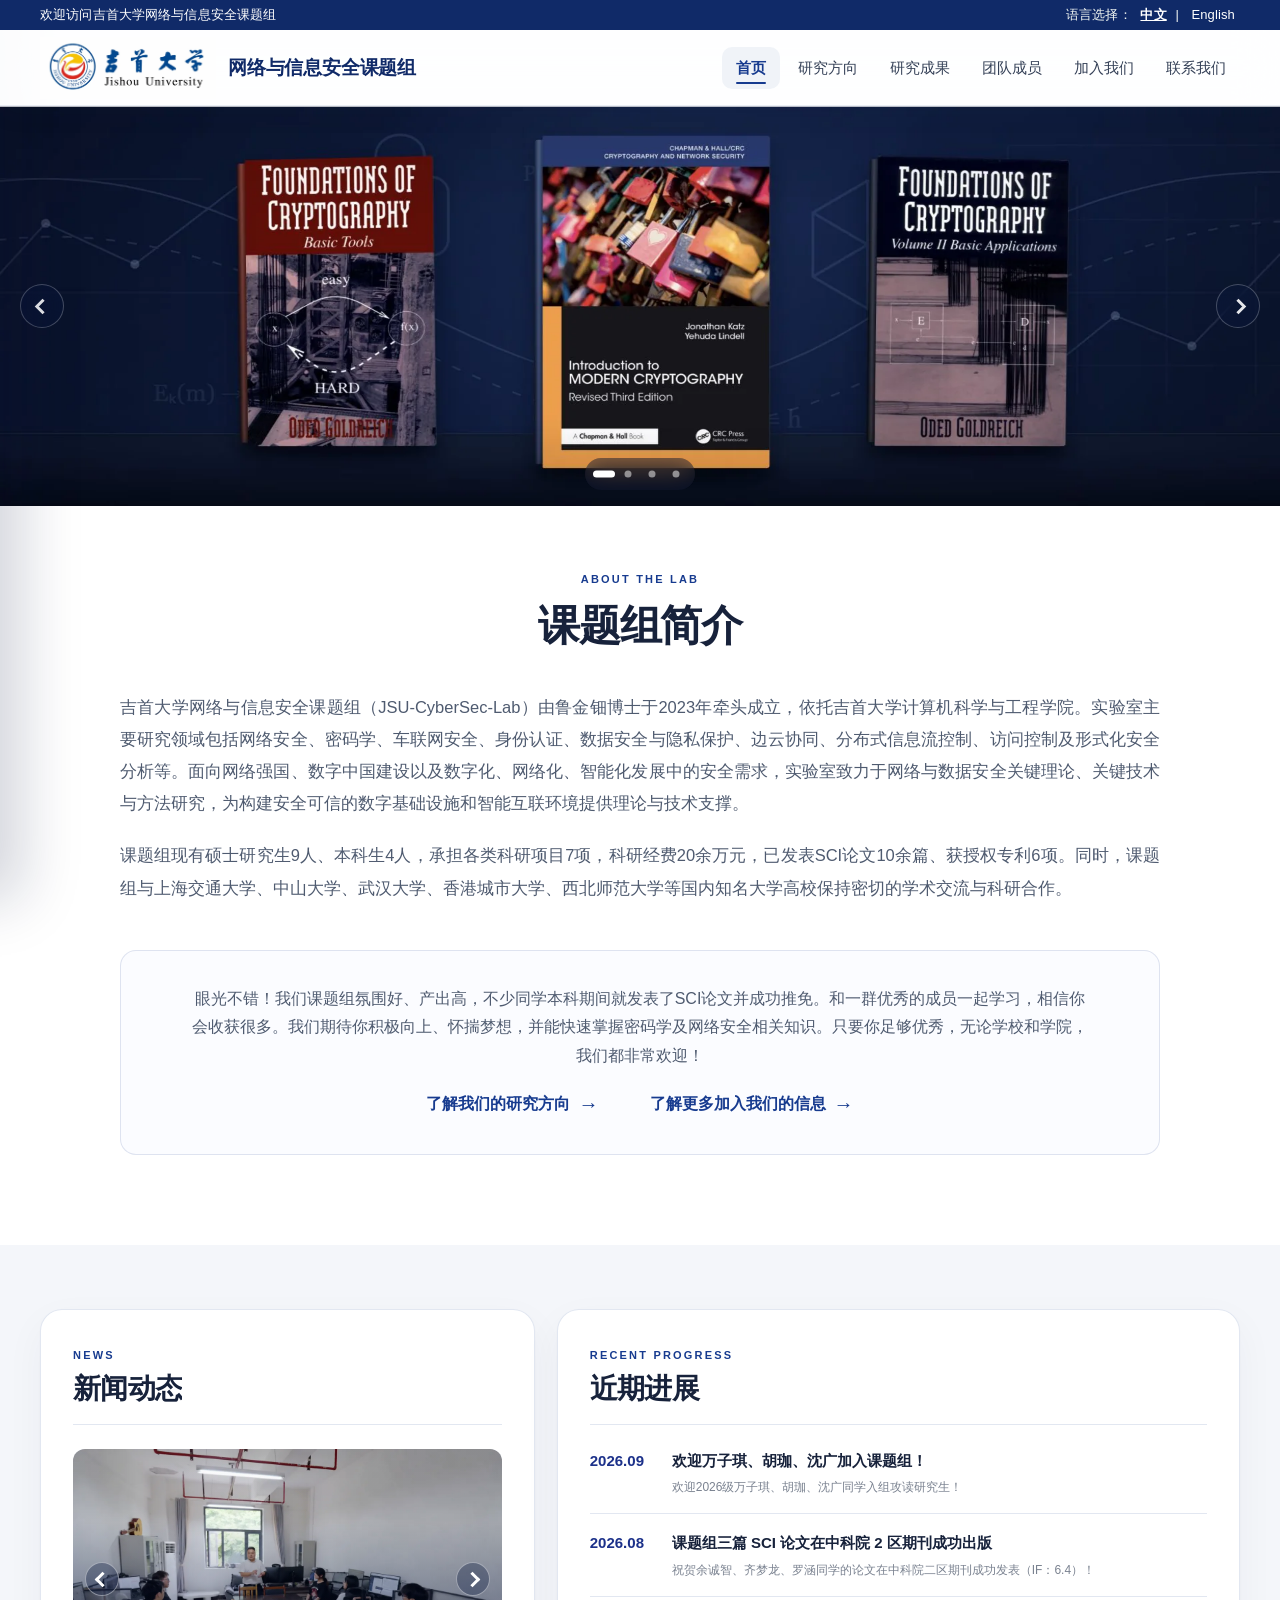
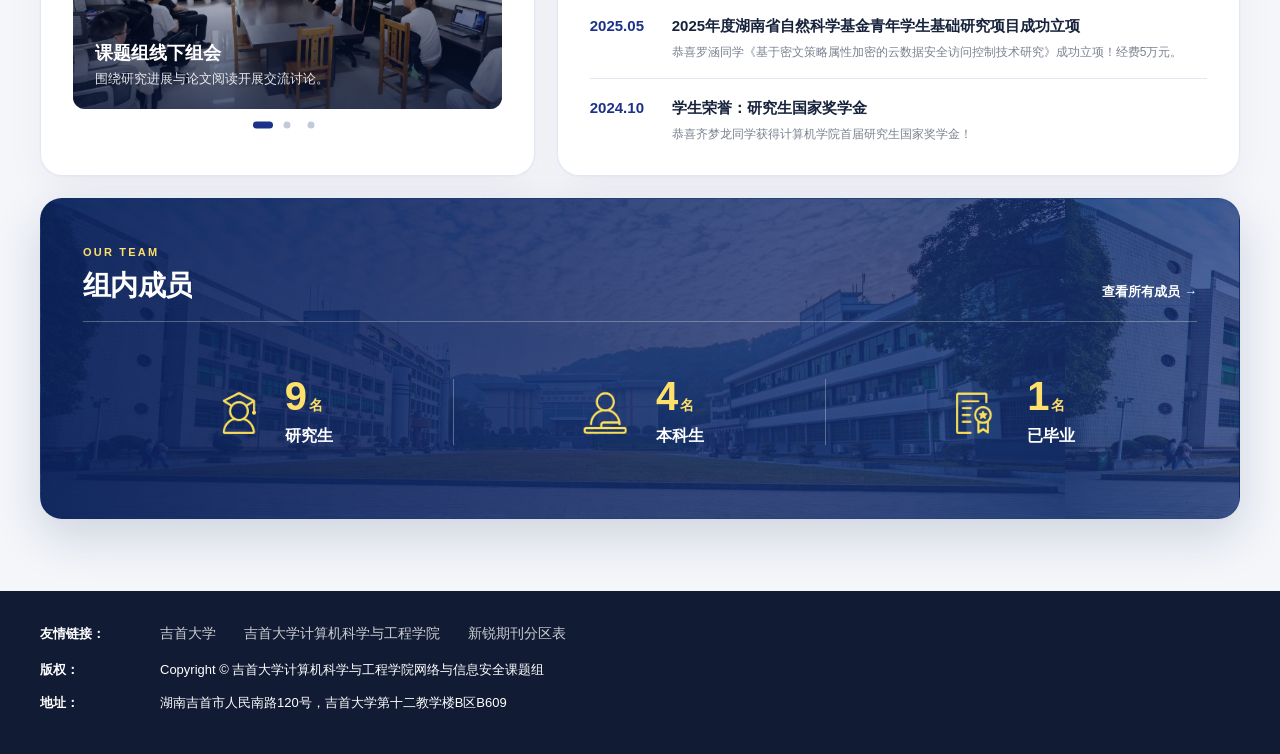
<file: index.html>
<!DOCTYPE html>
<html lang="zh-CN">

<head>
    <meta charset="UTF-8">
    <meta name="viewport" content="width=device-width, initial-scale=1.0">
    <meta name="theme-color" content="#102a68">
    <link rel="icon" type="image/png" sizes="512x512" href="assets/images/branding/jsu-favicon.png?v=20260823-cybersec-lab">
    <title data-i18n="page-title-home">首页 - 网络与信息安全课题组</title>
  <link rel="stylesheet" href="assets/css/site.css?v=20260824-accessibility-v5">
</head>

<body>
    <!-- 顶部欢迎栏 -->
    <div class="topper">
        <div class="top">
            <div class="container">
                <div class="welcome" data-i18n="welcome">欢迎访问吉首大学网络与信息安全课题组</div>
                <div class="top_tel">
                    <span data-i18n="language">语言选择：</span>
                    <a href="#" id="langZh" class="lang-switch active" data-lang="zh" data-i18n="lang-zh">中文</a>&nbsp;|&nbsp;
                    <a href="#" id="langEn" class="lang-switch" data-lang="en" data-i18n="lang-en">English</a>
                </div>
            </div>
        </div>
        
        <!-- 页眉导航 -->
        <div class="header">
            <div class="container">
                <div class="logo">
                    <a href="index.html">
                        <img src="assets/images/branding/jishou-university-horizontal.webp" width="720" height="321" alt="吉首大学校徽与校名" data-i18n-alt="logo-alt" decoding="async" fetchpriority="high">
                        <span class="header-title"><span class="header-title-full" data-i18n="site-title">网络与信息安全课题组</span><span class="header-title-compact" data-i18n="site-title-mobile">网络与信息安全课题组</span></span>
                    </a>
                </div>
                <div class="nav">
                    <ul>
                        <li class="on"><a href="index.html" data-i18n="nav-home">首页</a></li>
                        <li><a href="research-directions/index.html" data-i18n="nav-intro">研究方向</a></li>
                        <li><a href="research-results/index.html" data-i18n="nav-research">研究成果</a></li>
                        <li><a href="team/index.html" data-i18n="nav-team">团队成员</a></li>
                        <li><a href="join-us/index.html" data-i18n="nav-about">加入我们</a></li>
                        <li><a href="contact/index.html" data-i18n="nav-contact">联系我们</a></li>
                    </ul>
                </div>
                <button type="button" class="model-navbtn" id="navBtn" aria-label="打开导航菜单" data-i18n-aria-label="open-navigation" aria-controls="leftNav" aria-expanded="false"></button>
            </div>
        </div>
    </div>

    <!-- 侧边导航（移动端） -->
    <div class="opacity2" id="opacity2"></div>
    <div class="model-leftnav" id="leftNav" aria-hidden="true" inert>
        <h2 class="model-leftnav-top"><span data-i18n="nav-menu">导航菜单</span></h2>
        <div class="model-leftnav-main">
            <div class="mobile-language-switch" role="group" aria-label="语言选择" data-i18n-aria-label="language-selection-label">
                <span class="mobile-language-label" data-i18n="language">语言选择：</span>
                <button type="button" class="lang-switch active" data-lang="zh" data-i18n="lang-zh" aria-pressed="true">中文</button>
                <button type="button" class="lang-switch" data-lang="en" data-i18n="lang-en" aria-pressed="false">English</button>
            </div>
            <ul class="nnav">
                <li><a href="index.html" class="ce" data-i18n="nav-home">首页</a></li>
                <li><a href="research-directions/index.html" class="ce" data-i18n="nav-intro">研究方向</a></li>
                <li><a href="research-results/index.html" class="ce" data-i18n="nav-research">研究成果</a></li>
                <li><a href="team/index.html" class="ce" data-i18n="nav-team">团队成员</a></li>
                <li><a href="join-us/index.html" class="ce" data-i18n="nav-about">加入我们</a></li>
                <li><a href="contact/index.html" class="ce" data-i18n="nav-contact">联系我们</a></li>
            </ul>
        </div>
    </div>

    <main id="main-content">
    <!-- 轮播图 -->
    <section class="hero-slider" id="model_banner">
        <div class="slider" id="slider">
            <div class="slides">
                <div class="slide books-slide active" aria-hidden="false">
                    <img src="assets/images/carousel/books/cryptography-books-carousel.webp" width="1920" height="600" alt="三本密码学经典著作的图书陈列" data-i18n-alt="hero-books-alt" decoding="async" fetchpriority="high">
                </div>
                <div class="slide journals-slide" aria-hidden="true">
                    <img src="assets/images/carousel/journals/security-journals-carousel.webp" width="1920" height="600" alt="四本密码学与网络安全领域代表性期刊的封面陈列" data-i18n-alt="hero-journals-alt" loading="lazy" decoding="async" fetchpriority="low">
                </div>
                <div class="slide awards-slide" aria-hidden="true">
                    <img src="assets/images/carousel/awards/awards-honors-carousel.webp" width="1920" height="600" alt="课题组奖项荣誉展示：国际奖荣誉8项以上、省级荣誉30项以上" data-i18n-alt="hero-awards-alt" loading="lazy" decoding="async" fetchpriority="low">
                </div>
                <div class="slide research-directions-slide" aria-hidden="true">
                    <img src="assets/images/carousel/research/research-directions-carousel.webp" width="1920" height="600" alt="课题组三个研究方向展示：身份认证、数据安全、分布式信息流控制" data-i18n-alt="hero-directions-alt" loading="lazy" decoding="async" fetchpriority="low">
                </div>
            </div>
            <button class="nav prev" aria-label="上一张" data-i18n-aria-label="previous-slide"><span aria-hidden="true">‹</span></button>
            <button class="nav next" aria-label="下一张" data-i18n-aria-label="next-slide"><span aria-hidden="true">›</span></button>
            <div class="dots" aria-label="首页轮播图" data-i18n-aria-label="hero-carousel-label"></div>
        </div>
    </section>

    <!-- 首页简介 -->
    <div class="home-intro">
        <div class="container">
            <section class="intro-content" aria-labelledby="home-intro-title">
                <header class="intro-heading">
                    <span class="section-kicker" data-i18n="home-intro-kicker">ABOUT THE LAB</span>
                    <h1 id="home-intro-title" data-i18n="home-intro-title">课题组简介</h1>
                </header>
                <div class="intro-text">
                    <p data-i18n="home-intro-text1">吉首大学网络与信息安全课题组（JSU-CyberSec-Lab）由鲁金钿博士于2023年牵头成立，依托吉首大学计算机科学与工程学院。实验室主要研究领域包括网络安全、密码学、车联网安全、身份认证、数据安全与隐私保护、边云协同、分布式信息流控制、访问控制及形式化安全分析等。面向网络强国、数字中国建设以及数字化、网络化、智能化发展中的安全需求，实验室致力于网络与数据安全关键理论、关键技术与方法研究，为构建安全可信的数字基础设施和智能互联环境提供理论与技术支撑。</p>
                    <p data-i18n="home-intro-text2">课题组现有硕士研究生9人、本科生4人，承担各类科研项目7项，科研经费20余万元，已发表SCI论文10余篇、获授权专利6项。同时，课题组与上海交通大学、中山大学、武汉大学、香港城市大学、西北师范大学等国内知名大学高校保持密切的学术交流与科研合作。</p>
                </div>
                <aside class="intro-invitation" aria-label="进一步了解课题组" data-i18n-aria-label="home-intro-aside-label">
                    <p data-i18n="home-intro-pathways-text">眼光不错！我们课题组氛围好、产出高，不少同学本科期间就发表了SCI论文并成功推免。和一群优秀的成员一起学习，相信你会收获很多。我们期待你积极向上、怀揣梦想，并能快速掌握密码学及网络安全相关知识。只要你足够优秀，无论学校和学院，我们都非常欢迎！</p>
                    <nav class="intro-pathways">
                        <a href="research-directions/index.html">
                            <span data-i18n="home-intro-research-link">了解我们的研究方向</span>
                            <span class="intro-pathway-arrow" aria-hidden="true">→</span>
                        </a>
                        <a href="join-us/index.html">
                            <span data-i18n="home-intro-join-link">了解更多加入我们的信息</span>
                            <span class="intro-pathway-arrow" aria-hidden="true">→</span>
                        </a>
                    </nav>
                </aside>
            </section>
        </div>
    </div>

    <!-- 新闻、近期进展与成员概览 -->
    <section class="home-updates">
        <div class="container">
            <div class="home-feed-grid">
                <section class="home-module news-module" aria-labelledby="home-news-title">
                    <div class="home-module-heading">
                        <div>
                            <span class="section-kicker">NEWS</span>
                            <h2 id="home-news-title" data-i18n="home-news-title">新闻动态</h2>
                        </div>
                    </div>
                    <div class="news-carousel" data-news-carousel aria-roledescription="carousel" aria-label="课题组新闻动态" data-i18n-aria-label="news-carousel-label">
                        <div class="news-carousel-viewport">
                            <article class="news-carousel-slide is-active" aria-hidden="false">
                                <img src="assets/images/news/news-group-meeting.webp" width="1280" height="720" alt="课题组线下组会" data-i18n-alt="news-meeting-alt" loading="lazy" decoding="async">
                                <div class="news-carousel-caption">
                                    <h3 data-i18n="home-news-slide1-title">课题组线下组会</h3>
                                    <p data-i18n="home-news-slide1-text">围绕研究进展与论文阅读开展交流讨论。</p>
                                </div>
                            </article>
                            <article class="news-carousel-slide" aria-hidden="true">
                                <img src="assets/images/news/news-research-guidance.webp" width="1280" height="720" alt="科研工作指导" data-i18n-alt="news-guidance-alt" loading="lazy" decoding="async">
                                <div class="news-carousel-caption">
                                    <h3 data-i18n="home-news-slide2-title">科研工作指导</h3>
                                    <p data-i18n="home-news-slide2-text">针对实验设计与论文写作开展细致指导。</p>
                                </div>
                            </article>
                            <article class="news-carousel-slide" aria-hidden="true">
                                <img src="assets/images/news/news-online-seminar.webp" width="1280" height="731" alt="线上论文研讨" data-i18n-alt="news-seminar-alt" loading="lazy" decoding="async">
                                <div class="news-carousel-caption">
                                    <h3 data-i18n="home-news-slide3-title">线上论文研讨</h3>
                                    <p data-i18n="home-news-slide3-text">通过线上会议持续开展论文分享与学术讨论。</p>
                                </div>
                            </article>
                            <button class="news-carousel-control news-carousel-prev" type="button" data-news-prev aria-label="上一张新闻图片" data-i18n-aria-label="news-previous"><span aria-hidden="true">‹</span></button>
                            <button class="news-carousel-control news-carousel-next" type="button" data-news-next aria-label="下一张新闻图片" data-i18n-aria-label="news-next"><span aria-hidden="true">›</span></button>
                        </div>
                        <div class="news-carousel-dots" role="group" aria-label="新闻图片切换" data-i18n-aria-label="news-carousel-navigation-label">
                            <button class="is-active" type="button" data-news-dot="0" aria-label="查看第 1 张新闻图片" aria-current="true"></button>
                            <button type="button" data-news-dot="1" aria-label="查看第 2 张新闻图片" aria-current="false"></button>
                            <button type="button" data-news-dot="2" aria-label="查看第 3 张新闻图片" aria-current="false"></button>
                        </div>
                    </div>
                </section>

                <section class="home-module progress-module" aria-labelledby="home-progress-title">
                    <div class="home-module-heading">
                        <div>
                            <span class="section-kicker">RECENT PROGRESS</span>
                            <h2 id="home-progress-title" data-i18n="home-progress-title">近期进展</h2>
                        </div>
                    </div>
                    <div class="progress-list">
                        <article class="progress-item progress-news-item">
                            <time datetime="2026-09">2026.09</time>
                            <div>
                                <h3><a href="team/index.html" data-i18n="progress-new-members-title">欢迎万子琪、胡珈、沈广加入课题组！</a></h3>
                                <p data-i18n="progress-new-members-desc">欢迎2026级万子琪、胡珈、沈广同学入组攻读研究生！</p>
                            </div>
                        </article>
                        <article class="progress-item progress-news-item">
                            <time datetime="2026-08">2026.08</time>
                            <div>
                                <h3><a href="research-results/index.html" data-i18n="progress-publications-title">课题组三篇 SCI 论文在中科院 2 区期刊成功出版</a></h3>
                                <p data-i18n="progress-publications-desc">祝贺余诚智、齐梦龙、罗涵同学的论文在中科院二区期刊成功发表（IF：6.4）！</p>
                            </div>
                        </article>
                        <article class="progress-item progress-news-item">
                            <time datetime="2025-05-10">2025.05</time>
                            <div>
                                <h3><a href="https://news.jsu.edu.cn/xyjj/81c329e2d4d9441f970bdf173c65353d.htm" target="_blank" rel="noopener noreferrer" data-i18n="progress-student-project-title">2025年度湖南省自然科学基金青年学生基础研究项目成功立项</a></h3>
                                <p data-i18n="progress-student-project-desc">恭喜罗涵同学《基于密文策略属性加密的云数据安全访问控制技术研究》成功立项！经费5万元。</p>
                            </div>
                        </article>
                        <article class="progress-item progress-news-item">
                            <time datetime="2024-10">2024.10</time>
                            <div>
                                <h3><a href="https://mp.weixin.qq.com/s/3XotPvAPPqmnLDscz7yM0w" target="_blank" rel="noopener noreferrer" data-i18n="progress-scholarship-title">学生荣誉：研究生国家奖学金</a></h3>
                                <p data-i18n="progress-scholarship-desc">恭喜齐梦龙同学获得计算机学院首届研究生国家奖学金！</p>
                            </div>
                        </article>
                    </div>
                </section>
            </div>

            <section class="home-module members-module" aria-labelledby="home-members-title">
                <div class="home-module-heading">
                    <div>
                        <span class="section-kicker">OUR TEAM</span>
                        <h2 id="home-members-title" data-i18n="home-members-title">组内成员</h2>
                    </div>
                    <a href="team/index.html" class="module-more" data-i18n="view-all-members">查看全部成员</a>
                </div>
                <div class="member-stats">
                    <a href="team/index.html#graduate-heading" class="member-stat">
                        <span class="member-stat-icon member-stat-icon-graduate" aria-hidden="true"></span>
                        <span class="member-stat-copy"><strong>9<small data-i18n="member-count-unit">名</small></strong><span data-i18n="team-graduate">研究生</span></span>
                    </a>
                    <a href="team/index.html#undergraduate-heading" class="member-stat">
                        <span class="member-stat-icon member-stat-icon-undergraduate" aria-hidden="true"></span>
                        <span class="member-stat-copy"><strong>4<small data-i18n="member-count-unit">名</small></strong><span data-i18n="team-undergraduate">本科生</span></span>
                    </a>
                    <a href="team/index.html#alumni-heading" class="member-stat">
                        <span class="member-stat-icon member-stat-icon-alumni" aria-hidden="true"></span>
                        <span class="member-stat-copy"><strong>1<small data-i18n="member-count-unit">名</small></strong><span data-i18n="home-alumni">已毕业</span></span>
                    </a>
                </div>
            </section>
        </div>
    </section>
    </main>

    <!-- 页脚 -->
    <div class="footer">
        <div class="container">
            <div class="foot_left">
                <div class="footer-row footer-links">
                        <span class="footer-label" data-i18n="related-links">友情链接：</span>
                        <ul class="ul-link1">
                            <li><a href="https://www.jsu.edu.cn/" target="_blank" rel="noopener noreferrer" data-i18n="link-jsu">吉首大学</a></li>
                            <li><a href="https://cse.jsu.edu.cn/" target="_blank" rel="noopener noreferrer" data-i18n="link-cse">吉首大学计算机科学与工程学院</a></li>
                            <li><a href="https://www.xr-scholar.com/" target="_blank" rel="noopener noreferrer" data-i18n="link-xr">新锐期刊分区表</a></li>
                        </ul>
                </div>
                <div class="footer-row copyright"><span class="footer-label" data-i18n="footer-copyright-label">版权：</span><span data-i18n="footer-copyright-text">Copyright © 吉首大学计算机科学与工程学院网络与信息安全课题组</span></div>
                <div class="footer-row contact"><span class="footer-label" data-i18n="footer-address-label">地址：</span><span data-i18n="footer-address-text">湖南吉首市人民南路120号，吉首大学第十二教学楼B区B609</span></div>
            </div>
        </div>
    </div>

  <script src="assets/js/i18n.js?v=20260910-brand-v3"></script>
    <script src="assets/js/common.js?v=20260824-accessibility-v3"></script>
</body>

</html>
</file>
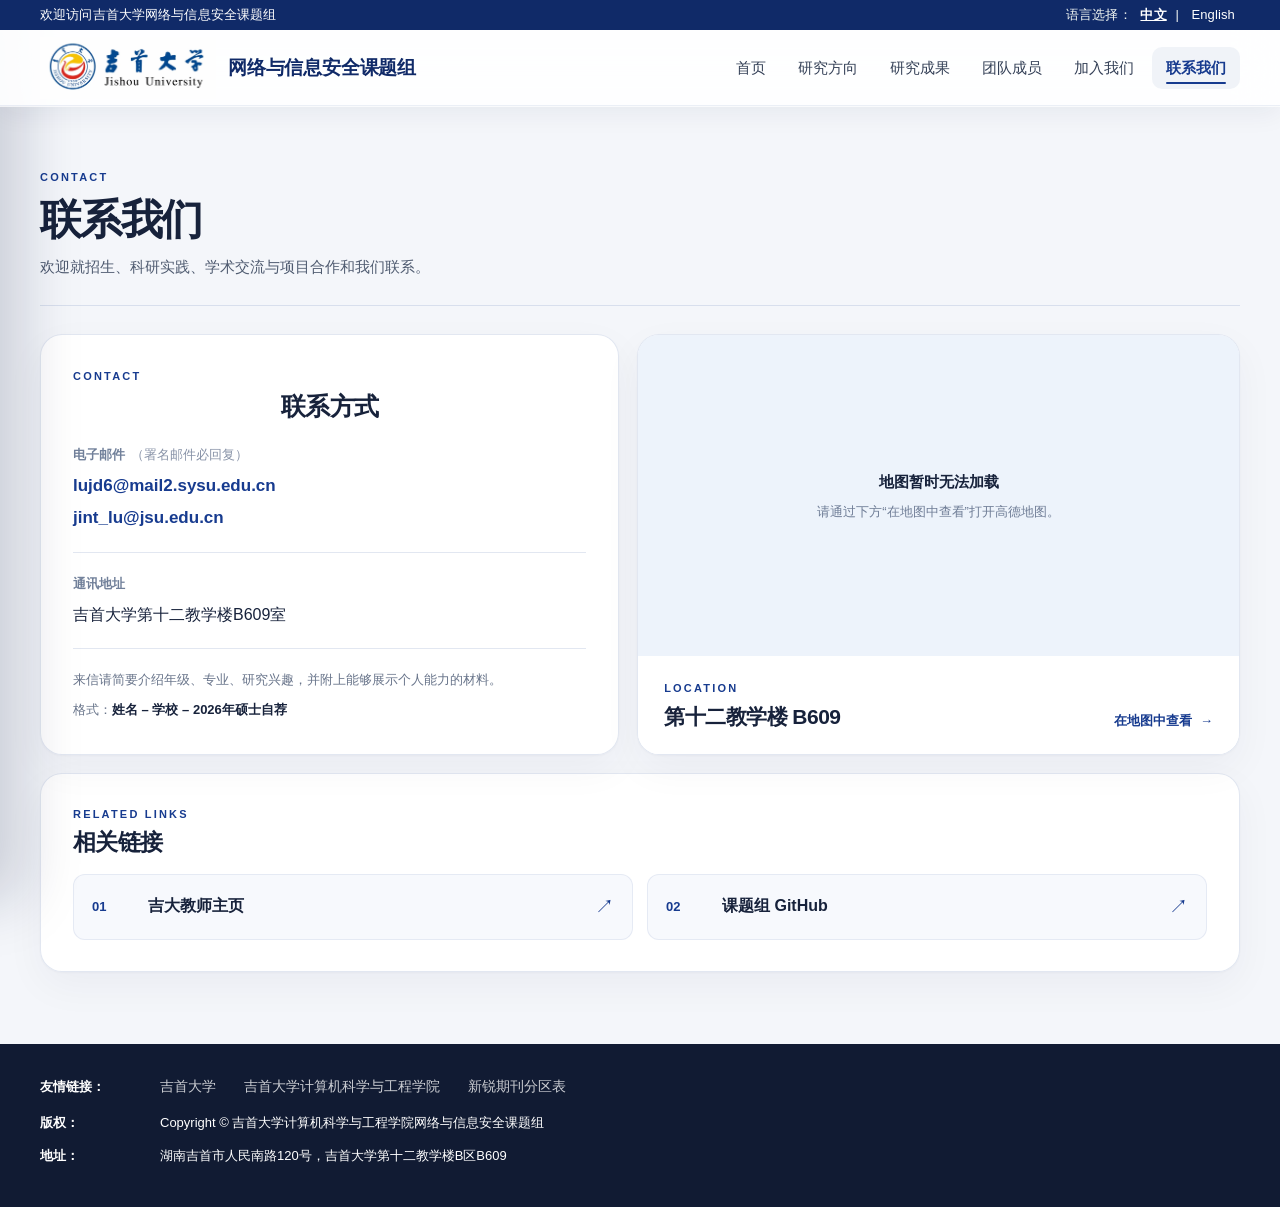
<file: contact/index.html>
<!DOCTYPE html>
<html lang="zh-CN">

<head>
    <meta charset="UTF-8">
    <meta name="viewport" content="width=device-width, initial-scale=1.0">
    <meta name="theme-color" content="#102a68">
    <link rel="icon" type="image/png" sizes="512x512" href="../assets/images/branding/jsu-favicon.png?v=20260823-cybersec-lab">
    <title data-i18n="page-title-contact">联系我们 - 网络与信息安全课题组</title>
  <link rel="stylesheet" href="../assets/css/site.css?v=20260824-accessibility-v5">
</head>

<body>
    <div class="topper">
        <div class="top">
            <div class="container">
                <div class="welcome" data-i18n="welcome">欢迎访问吉首大学网络与信息安全课题组</div>
                <div class="top_tel">
                    <span data-i18n="language">语言选择：</span>
                    <a href="#" id="langZh" class="lang-switch active" data-lang="zh" data-i18n="lang-zh">中文</a>&nbsp;|&nbsp;
                    <a href="#" id="langEn" class="lang-switch" data-lang="en" data-i18n="lang-en">English</a>
                </div>
            </div>
        </div>

        <div class="header">
            <div class="container">
                <div class="logo">
                    <a href="../index.html">
                        <img src="../assets/images/branding/jishou-university-horizontal.webp" width="720" height="321" alt="吉首大学校徽与校名" data-i18n-alt="logo-alt" decoding="async" fetchpriority="high">
                        <span class="header-title"><span class="header-title-full" data-i18n="site-title">网络与信息安全课题组</span><span class="header-title-compact" data-i18n="site-title-mobile">网络与信息安全课题组</span></span>
                    </a>
                </div>
                <div class="nav">
                    <ul>
                        <li><a href="../index.html" data-i18n="nav-home">首页</a></li>
                        <li><a href="../research-directions/index.html" data-i18n="nav-intro">研究方向</a></li>
                        <li><a href="../research-results/index.html" data-i18n="nav-research">研究成果</a></li>
                        <li><a href="../team/index.html" data-i18n="nav-team">团队成员</a></li>
                        <li><a href="../join-us/index.html" data-i18n="nav-about">加入我们</a></li>
                        <li class="on"><a href="../contact/index.html" data-i18n="nav-contact">联系我们</a></li>
                    </ul>
                </div>
                <button type="button" class="model-navbtn" id="navBtn" aria-label="打开导航菜单" data-i18n-aria-label="open-navigation" aria-controls="leftNav" aria-expanded="false"></button>
            </div>
        </div>
    </div>

    <div class="opacity2" id="opacity2"></div>
    <div class="model-leftnav" id="leftNav" aria-hidden="true" inert>
        <h2 class="model-leftnav-top"><span data-i18n="nav-menu">导航菜单</span></h2>
        <div class="model-leftnav-main">
            <div class="mobile-language-switch" role="group" aria-label="语言选择" data-i18n-aria-label="language-selection-label">
                <span class="mobile-language-label" data-i18n="language">语言选择：</span>
                <button type="button" class="lang-switch active" data-lang="zh" data-i18n="lang-zh" aria-pressed="true">中文</button>
                <button type="button" class="lang-switch" data-lang="en" data-i18n="lang-en" aria-pressed="false">English</button>
            </div>
            <ul class="nnav">
                <li><a href="../index.html" class="ce" data-i18n="nav-home">首页</a></li>
                <li><a href="../research-directions/index.html" class="ce" data-i18n="nav-intro">研究方向</a></li>
                <li><a href="../research-results/index.html" class="ce" data-i18n="nav-research">研究成果</a></li>
                <li><a href="../team/index.html" class="ce" data-i18n="nav-team">团队成员</a></li>
                <li><a href="../join-us/index.html" class="ce" data-i18n="nav-about">加入我们</a></li>
                <li><a href="../contact/index.html" class="ce" data-i18n="nav-contact">联系我们</a></li>
            </ul>
        </div>
    </div>

    <main class="page-content contact-page">
        <div class="container">
            <section class="contact-page-intro" aria-labelledby="contact-page-title">
                <span class="section-kicker" data-i18n="contact-kicker">CONTACT</span>
                <h1 id="contact-page-title" data-i18n="about-contact">联系我们</h1>
                <p data-i18n="contact-page-lead">欢迎就招生、科研实践、学术交流与项目合作和我们联系。</p>
            </section>

            <div class="contact-main-grid">
                <section class="contact-details-card" aria-labelledby="contact-details-title">
                    <div class="contact-details-heading">
                        <span class="section-kicker" data-i18n="contact-details-kicker">CONTACT DETAILS</span>
                        <h2 id="contact-details-title" data-i18n="contact-details-title">联系方式</h2>
                    </div>
                    <dl class="contact-details-list">
                        <div>
                            <dt class="email-heading">
                                <span data-i18n="email-label">电子邮件</span>
                                <span class="email-reply-note" data-i18n="email-reply-note">（署名邮件必回复）</span>
                            </dt>
                            <dd class="contact-email-list">
                                <a href="mailto:lujd6@mail2.sysu.edu.cn">lujd6@mail2.sysu.edu.cn</a>
                                <a href="mailto:jint_lu@jsu.edu.cn">jint_lu@jsu.edu.cn</a>
                            </dd>
                        </div>
                        <div>
                            <dt data-i18n="address-label">通讯地址</dt>
                            <dd data-i18n="about-address-text">吉首大学第十二教学楼B609室</dd>
                        </div>
                    </dl>
                    <p class="contact-mail-tip" data-i18n="mail-tip">来信请简要介绍年级、专业、研究兴趣，并附上能够展示个人能力的材料。</p>
                    <p class="contact-mail-subject"><span data-i18n="mail-subject-label">格式：</span><strong data-i18n="mail-subject-example">姓名 – 学校 – 2026年硕士自荐</strong></p>
                </section>

                <section class="contact-map-card" aria-labelledby="contact-map-title">
                    <div class="contact-map-visual contact-map-live">
                        <div id="contactMap" class="contact-amap" role="application" aria-label="吉首大学位置地图" data-i18n-aria-label="map-label">
                            <div class="contact-map-loading" aria-live="polite" data-i18n="map-loading">地图加载中...</div>
                        </div>
                        <noscript>
                            <p class="contact-map-fallback" data-i18n="map-noscript">请启用 JavaScript 查看地图。</p>
                        </noscript>
                    </div>
                    <div class="contact-map-copy">
                        <div>
                            <span class="section-kicker" data-i18n="contact-map-kicker">LOCATION</span>
                            <h2 id="contact-map-title" data-i18n="contact-map-title">第十二教学楼 B609</h2>
                        </div>
                        <a href="https://amap.com/place/B0FFJ4RX3V" class="map-link" target="_blank" rel="noopener noreferrer" data-i18n="contact-map-link">在地图中查看</a>
                    </div>
                </section>
            </div>

            <section class="contact-resources" aria-labelledby="contact-resources-title">
                <div class="contact-resources-heading">
                    <div>
                        <span class="section-kicker" data-i18n="contact-links-kicker">RELATED LINKS</span>
                        <h2 id="contact-resources-title" data-i18n="contact-links-title">相关链接</h2>
                    </div>
                </div>
                <div class="contact-resource-grid">
                    <a href="https://cse.jsu.edu.cn/yjsjy/dsjj/b88f9f9886ee47c38c2ce3759c66cb0d.htm" target="_blank" rel="noopener noreferrer" class="contact-resource-link">
                        <span class="contact-resource-index">01</span>
                        <strong data-i18n="contact-teacher-link">吉大教师主页</strong>
                        <span aria-hidden="true">↗</span>
                    </a>
                    <a href="https://github.com/JSU-CyberSec-Lab" target="_blank" rel="noopener noreferrer" class="contact-resource-link">
                        <span class="contact-resource-index">02</span>
                        <strong data-i18n="contact-github-link">课题组 GitHub</strong>
                        <span aria-hidden="true">↗</span>
                    </a>
                </div>
            </section>
        </div>
    </main>

    <div class="footer">
        <div class="container">
            <div class="foot_left">
                <div class="footer-row footer-links">
                    <span class="footer-label" data-i18n="related-links">友情链接：</span>
                    <ul class="ul-link1">
                        <li><a href="https://www.jsu.edu.cn/" target="_blank" rel="noopener noreferrer" data-i18n="link-jsu">吉首大学</a></li>
                        <li><a href="https://cse.jsu.edu.cn/" target="_blank" rel="noopener noreferrer" data-i18n="link-cse">吉首大学计算机科学与工程学院</a></li>
                        <li><a href="https://www.xr-scholar.com/" target="_blank" rel="noopener noreferrer" data-i18n="link-xr">新锐期刊分区表</a></li>
                    </ul>
                </div>
                <div class="footer-row copyright"><span class="footer-label" data-i18n="footer-copyright-label">版权：</span><span data-i18n="footer-copyright-text">Copyright © 吉首大学计算机科学与工程学院网络与信息安全课题组</span></div>
                <div class="footer-row contact"><span class="footer-label" data-i18n="footer-address-label">地址：</span><span data-i18n="footer-address-text">湖南吉首市人民南路120号，吉首大学第十二教学楼B区B609</span></div>
            </div>
        </div>
    </div>

  <script src="../assets/js/i18n.js?v=20260910-brand-v3"></script>
    <script src="../assets/js/common.js?v=20260824-accessibility-v3"></script>
    <script src="../assets/js/amap-config.js"></script>
    <script src="../assets/js/contact-map.js?v=20260910-brand-v3"></script>
</body>

</html>
</file>
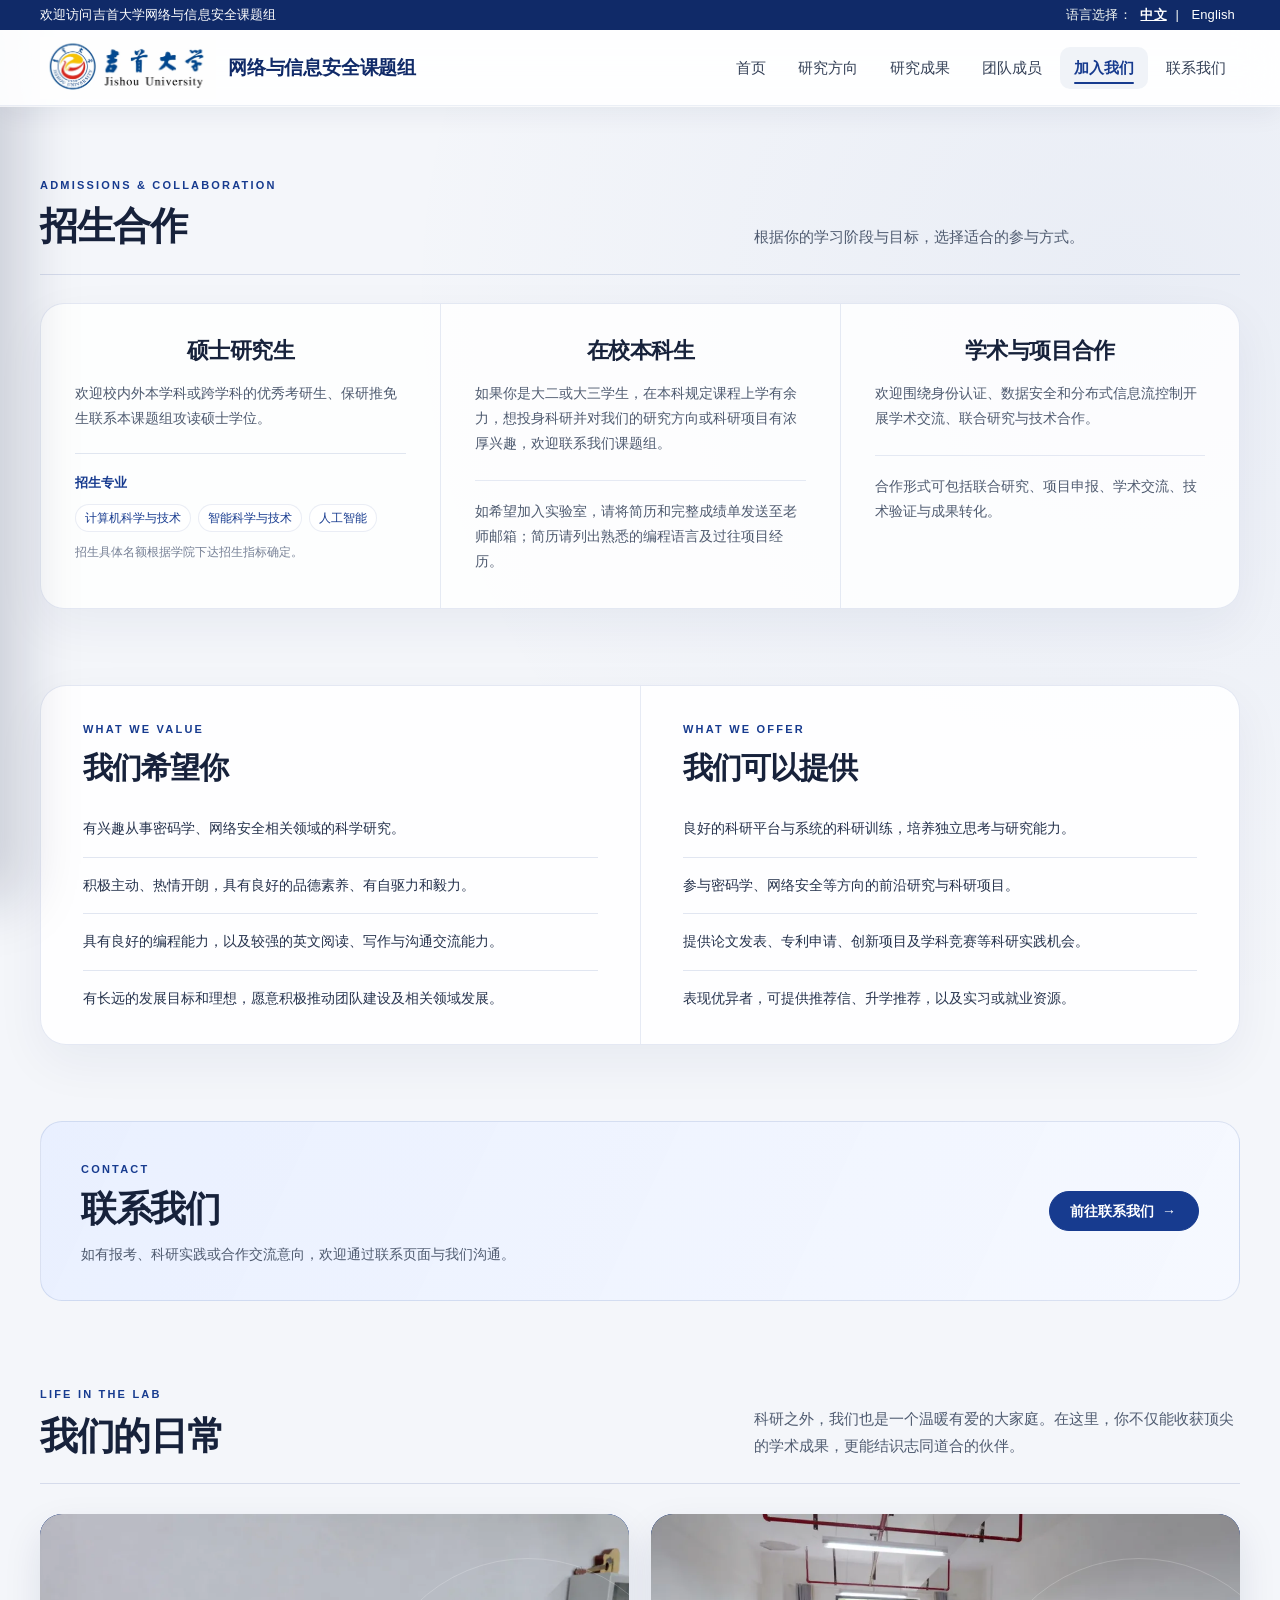
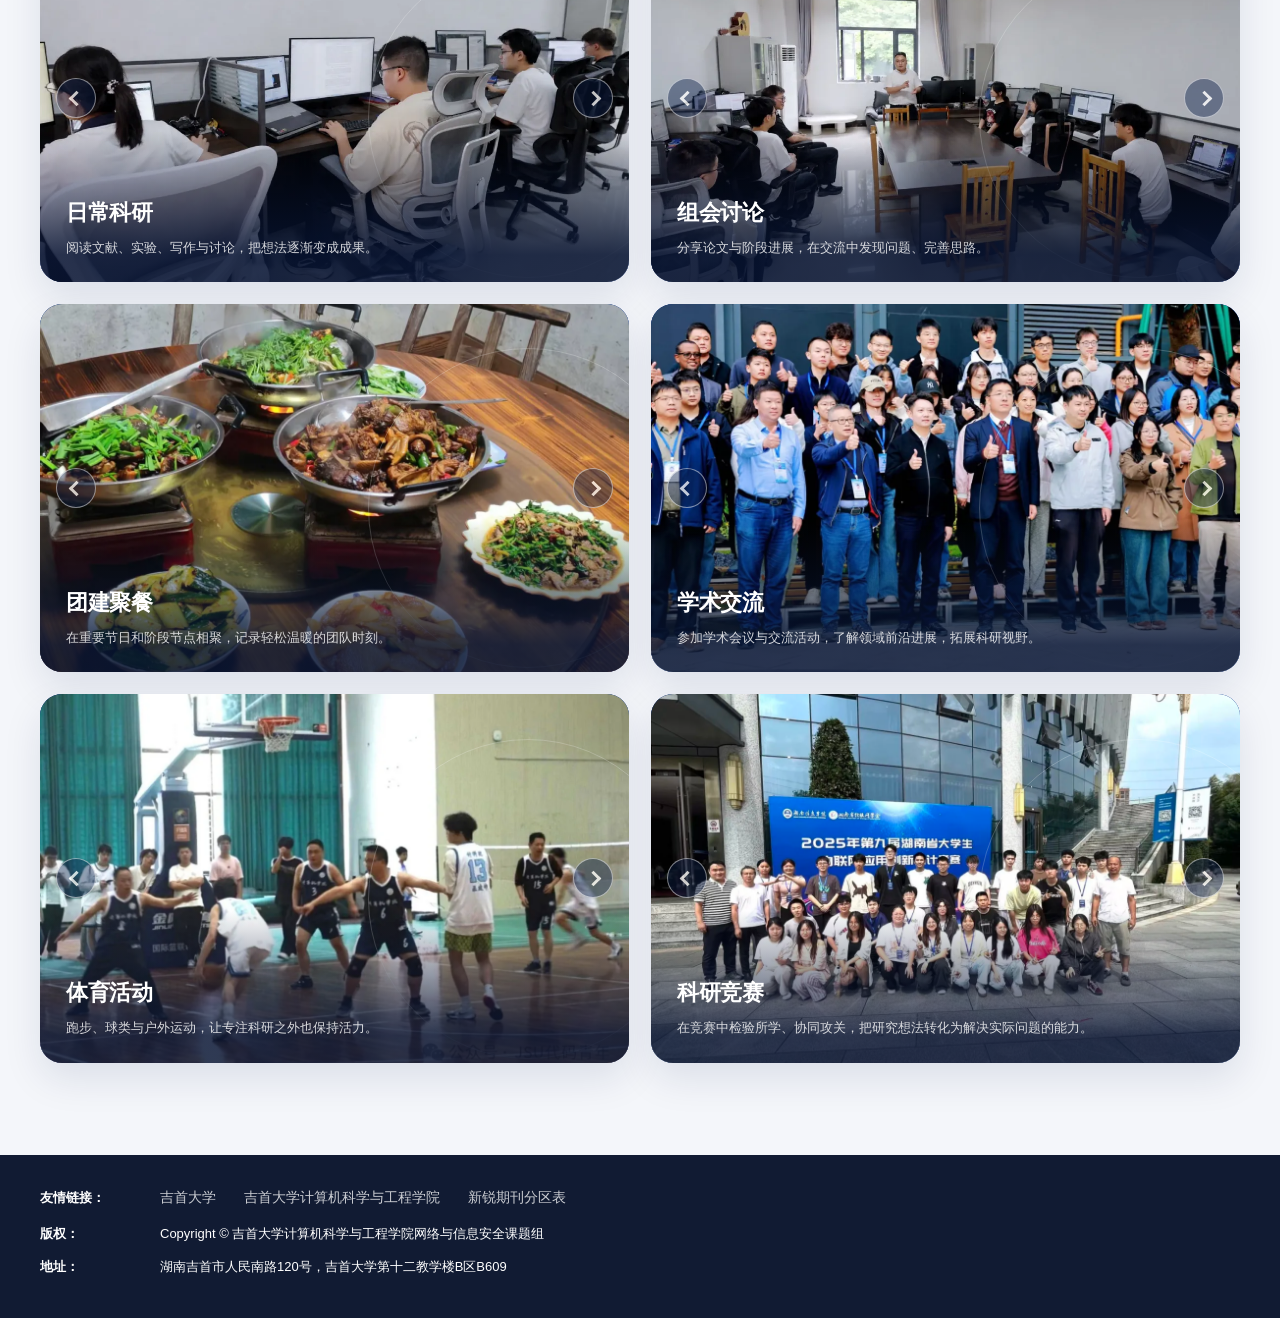
<file: join-us/index.html>
<!DOCTYPE html>
<html lang="zh-CN">

<head>
    <meta charset="UTF-8">
    <meta name="viewport" content="width=device-width, initial-scale=1.0">
    <meta name="theme-color" content="#102a68">
    <link rel="icon" type="image/png" sizes="512x512" href="../assets/images/branding/jsu-favicon.png?v=20260823-cybersec-lab">
    <title data-i18n="page-title-about">加入我们 - 网络与信息安全课题组</title>
  <link rel="stylesheet" href="../assets/css/site.css?v=20260824-accessibility-v5">
</head>

<body>
    <!-- 顶部欢迎栏 -->
    <div class="topper">
        <div class="top">
            <div class="container">
                <div class="welcome" data-i18n="welcome">欢迎访问吉首大学网络与信息安全课题组</div>
                <div class="top_tel">
                    <span data-i18n="language">语言选择：</span>
                    <a href="#" id="langZh" class="lang-switch active" data-lang="zh" data-i18n="lang-zh">中文</a>&nbsp;|&nbsp;
                    <a href="#" id="langEn" class="lang-switch" data-lang="en" data-i18n="lang-en">English</a>
                </div>
            </div>
        </div>
        
        <!-- 页眉导航 -->
        <div class="header">
            <div class="container">
                <div class="logo">
                    <a href="../index.html">
                        <img src="../assets/images/branding/jishou-university-horizontal.webp" width="720" height="321" alt="吉首大学校徽与校名" data-i18n-alt="logo-alt" decoding="async" fetchpriority="high">
                        <span class="header-title"><span class="header-title-full" data-i18n="site-title">网络与信息安全课题组</span><span class="header-title-compact" data-i18n="site-title-mobile">网络与信息安全课题组</span></span>
                    </a>
                </div>
                <div class="nav">
                    <ul>
                        <li><a href="../index.html" data-i18n="nav-home">首页</a></li>
                        <li><a href="../research-directions/index.html" data-i18n="nav-intro">研究方向</a></li>
                        <li><a href="../research-results/index.html" data-i18n="nav-research">研究成果</a></li>
                        <li><a href="../team/index.html" data-i18n="nav-team">团队成员</a></li>
                        <li class="on"><a href="../join-us/index.html" data-i18n="nav-about">加入我们</a></li>
                        <li><a href="../contact/index.html" data-i18n="nav-contact">联系我们</a></li>
                    </ul>
                </div>
                <button type="button" class="model-navbtn" id="navBtn" aria-label="打开导航菜单" data-i18n-aria-label="open-navigation" aria-controls="leftNav" aria-expanded="false"></button>
            </div>
        </div>
    </div>

    <!-- 侧边导航（移动端） -->
    <div class="opacity2" id="opacity2"></div>
    <div class="model-leftnav" id="leftNav" aria-hidden="true" inert>
        <h2 class="model-leftnav-top"><span data-i18n="nav-menu">导航菜单</span></h2>
        <div class="model-leftnav-main">
            <div class="mobile-language-switch" role="group" aria-label="语言选择" data-i18n-aria-label="language-selection-label">
                <span class="mobile-language-label" data-i18n="language">语言选择：</span>
                <button type="button" class="lang-switch active" data-lang="zh" data-i18n="lang-zh" aria-pressed="true">中文</button>
                <button type="button" class="lang-switch" data-lang="en" data-i18n="lang-en" aria-pressed="false">English</button>
            </div>
            <ul class="nnav">
                <li><a href="../index.html" class="ce" data-i18n="nav-home">首页</a></li>
                <li><a href="../research-directions/index.html" class="ce" data-i18n="nav-intro">研究方向</a></li>
                <li><a href="../research-results/index.html" class="ce" data-i18n="nav-research">研究成果</a></li>
                <li><a href="../team/index.html" class="ce" data-i18n="nav-team">团队成员</a></li>
                <li><a href="../join-us/index.html" class="ce" data-i18n="nav-about">加入我们</a></li>
                <li><a href="../contact/index.html" class="ce" data-i18n="nav-contact">联系我们</a></li>
            </ul>
        </div>
    </div>

    <!-- 主体内容 -->
    <main class="page-content join-page">
        <div class="container">
            <section class="join-panel join-opportunities" aria-labelledby="join-opportunities-title">
                <div class="join-panel-heading">
                    <div>
                        <span class="section-kicker" data-i18n="join-opportunities-kicker">ADMISSIONS &amp; COLLABORATION</span>
                        <h1 id="join-opportunities-title" data-i18n="join-opportunities-title">招生合作</h1>
                    </div>
                    <p data-i18n="join-opportunities-lead">根据你的学习阶段与目标，选择适合的参与方式。</p>
                </div>
                <div class="join-opportunity-grid">
                    <article class="join-opportunity-card join-opportunity-primary">
                        <h2 data-i18n="join-graduate-title">硕士研究生</h2>
                        <p data-i18n="join-graduate-text">欢迎校内外本学科或跨学科的优秀考研生、保研推免生联系本课题组攻读硕士学位。</p>
                        <div class="join-major-block">
                            <strong data-i18n="admissions-title">招生专业</strong>
                            <ul>
                                <li data-i18n="admissions-major1">计算机科学与技术</li>
                                <li data-i18n="admissions-major2">智能科学与技术</li>
                                <li data-i18n="admissions-major3">人工智能</li>
                            </ul>
                            <small data-i18n="admissions-note">招生具体名额根据学院下达招生指标确定。</small>
                        </div>
                    </article>
                    <article class="join-opportunity-card">
                        <h2 data-i18n="join-undergraduate-title">在校本科生</h2>
                        <p data-i18n="join-undergraduate-text">如果你是大二或大三学生，在本科规定课程上学有余力，想投身科研并对我们的研究方向或科研项目有浓厚兴趣，欢迎联系我们课题组。</p>
                        <p class="join-card-note" data-i18n="join-undergraduate-note">如希望加入实验室，请将简历和完整成绩单发送至老师邮箱；简历请列出熟悉的编程语言及过往项目经历。</p>
                    </article>
                    <article class="join-opportunity-card">
                        <h2 data-i18n="join-collaboration-title">学术与项目合作</h2>
                        <p data-i18n="join-collaboration-text">欢迎围绕身份认证、数据安全和分布式信息流控制开展学术交流、联合研究与技术合作。</p>
                        <p class="join-card-note" data-i18n="join-collaboration-note">合作形式可包括联合研究、项目申报、学术交流、技术验证与成果转化。</p>
                    </article>
                </div>
            </section>

            <section class="join-dual-section" aria-label="加入课题组的期待与支持" data-i18n-aria-label="join-overview-label">
                <article class="join-dual-panel join-expectations" aria-labelledby="join-values-title">
                    <header class="join-dual-heading">
                        <span class="section-kicker" data-i18n="join-expectations-kicker">WHAT WE VALUE</span>
                        <h2 id="join-values-title" data-i18n="join-expectations-title">我们希望你</h2>
                    </header>
                    <ol class="join-dual-list">
                        <li><p data-i18n="join-value1">有兴趣从事密码学、网络安全相关领域的科学研究。</p></li>
                        <li><p data-i18n="join-value2">积极主动、热情开朗，具有良好的品德素养、有自驱力和毅力。</p></li>
                        <li><p data-i18n="join-value3">具有良好的编程能力，以及较强的英文阅读、写作与沟通交流能力。</p></li>
                        <li><p data-i18n="join-value4">有长远的发展目标和理想，愿意积极推动团队建设及相关领域发展。</p></li>
                    </ol>
                </article>

                <article class="join-dual-panel join-support" aria-labelledby="join-offer-title">
                    <header class="join-dual-heading">
                        <span class="section-kicker" data-i18n="join-support-kicker">WHAT WE OFFER</span>
                        <h2 id="join-offer-title" data-i18n="join-support-title">我们可以提供</h2>
                    </header>
                    <ol class="join-dual-list">
                        <li><p data-i18n="join-support1-text">良好的科研平台与系统的科研训练，培养独立思考与研究能力。</p></li>
                        <li><p data-i18n="join-support2-text">参与密码学、网络安全等方向的前沿研究与科研项目。</p></li>
                        <li><p data-i18n="join-support3-text">提供论文发表、专利申请、创新项目及学科竞赛等科研实践机会。</p></li>
                        <li><p data-i18n="join-support4-text">表现优异者，可提供推荐信、升学推荐，以及实习或就业资源。</p></li>
                    </ol>
                </article>
            </section>

            <section class="join-contact-panel" aria-labelledby="join-contact-title">
                <div>
                    <span class="section-kicker" data-i18n="contact-kicker">CONTACT</span>
                    <h2 id="join-contact-title" data-i18n="join-contact-cta-title">联系我们</h2>
                    <p data-i18n="join-contact-cta-text">如有报考、科研实践或合作交流意向，欢迎通过联系页面与我们沟通。</p>
                </div>
                <div class="join-contact-action">
                    <a href="../contact/index.html" class="join-contact-cta" data-i18n="join-contact-cta-link">前往联系我们</a>
                </div>
            </section>

            <section class="lab-life" aria-labelledby="lab-life-title">
                <div class="lab-life-heading">
                    <div>
                        <span class="section-kicker" data-i18n="lab-life-kicker">LIFE IN THE LAB</span>
                        <h2 id="lab-life-title" data-i18n="lab-life-title">我们的日常</h2>
                    </div>
                    <p data-i18n="lab-life-lead">科研之外，我们也是一个温暖有爱的大家庭。在这里，你不仅能收获顶尖的学术成果，更能结识志同道合的伙伴。</p>
                </div>
                <div class="lab-life-grid">
                    <article class="lab-life-card">
                        <div class="lab-life-media lab-life-carousel" data-lab-life-carousel>
                            <img class="lab-life-slide is-active" src="../assets/images/join-us/lab-life/join-life-research.webp" alt="课题组成员进行日常科研" data-i18n-alt="lab-life1-photo1-alt" loading="lazy" decoding="async">
                            <img class="lab-life-slide" src="../assets/images/join-us/lab-life/join-life-research-guidance.webp" alt="教师指导课题组成员开展科研工作" data-i18n-alt="lab-life1-photo2-alt" loading="lazy" decoding="async">
                            <button class="lab-life-carousel-control lab-life-carousel-prev" type="button" data-lab-life-prev><span aria-hidden="true">‹</span><span class="sr-only" data-i18n="carousel-previous">上一张照片</span></button>
                            <button class="lab-life-carousel-control lab-life-carousel-next" type="button" data-lab-life-next><span aria-hidden="true">›</span><span class="sr-only" data-i18n="carousel-next">下一张照片</span></button>
                        </div>
                        <div class="lab-life-copy"><h3 data-i18n="lab-life1-title">日常科研</h3><p data-i18n="lab-life1-text">阅读文献、实验、写作与讨论，把想法逐渐变成成果。</p></div>
                    </article>
                    <article class="lab-life-card">
                        <div class="lab-life-media lab-life-carousel" data-lab-life-carousel>
                            <img class="lab-life-slide is-active" src="../assets/images/join-us/lab-life/join-life-meeting.webp" alt="课题组成员开展组会讨论" data-i18n-alt="lab-life2-photo1-alt" loading="lazy" decoding="async">
                            <img class="lab-life-slide" src="../assets/images/join-us/lab-life/join-life-online-meeting.webp" alt="课题组成员开展线上论文讨论" data-i18n-alt="lab-life2-photo2-alt" loading="lazy" decoding="async">
                            <button class="lab-life-carousel-control lab-life-carousel-prev" type="button" data-lab-life-prev><span aria-hidden="true">‹</span><span class="sr-only" data-i18n="carousel-previous">上一张照片</span></button>
                            <button class="lab-life-carousel-control lab-life-carousel-next" type="button" data-lab-life-next><span aria-hidden="true">›</span><span class="sr-only" data-i18n="carousel-next">下一张照片</span></button>
                        </div>
                        <div class="lab-life-copy"><h3 data-i18n="lab-life2-title">组会讨论</h3><p data-i18n="lab-life2-text">分享论文与阶段进展，在交流中发现问题、完善思路。</p></div>
                    </article>
                    <article class="lab-life-card">
                        <div class="lab-life-media lab-life-carousel" data-lab-life-carousel>
                            <img class="lab-life-slide is-active" src="../assets/images/join-us/lab-life/join-life-dinner-1.webp" alt="课题组团建聚餐菜肴" data-i18n-alt="lab-life3-photo1-alt" loading="lazy" decoding="async">
                            <img class="lab-life-slide" src="../assets/images/join-us/lab-life/join-life-dinner-2.webp" alt="课题组团建聚餐菜肴" data-i18n-alt="lab-life3-photo2-alt" loading="lazy" decoding="async">
                            <button class="lab-life-carousel-control lab-life-carousel-prev" type="button" data-lab-life-prev><span aria-hidden="true">‹</span><span class="sr-only" data-i18n="carousel-previous">上一张照片</span></button>
                            <button class="lab-life-carousel-control lab-life-carousel-next" type="button" data-lab-life-next><span aria-hidden="true">›</span><span class="sr-only" data-i18n="carousel-next">下一张照片</span></button>
                        </div>
                        <div class="lab-life-copy"><h3 data-i18n="lab-life3-title">团建聚餐</h3><p data-i18n="lab-life3-text">在重要节日和阶段节点相聚，记录轻松温暖的团队时刻。</p></div>
                    </article>
                    <article class="lab-life-card">
                        <div class="lab-life-media lab-life-carousel" data-lab-life-carousel>
                            <img class="lab-life-slide is-active" src="../assets/images/join-us/lab-life/join-life-conference.webp" alt="课题组成员参加学术交流活动" data-i18n-alt="lab-life4-photo1-alt" loading="lazy" decoding="async">
                            <img class="lab-life-slide" src="../assets/images/join-us/lab-life/join-life-academic-exchange.webp" alt="吉首大学计算机科学与工程学院学术交流会" data-i18n-alt="lab-life4-photo2-alt" loading="lazy" decoding="async">
                            <button class="lab-life-carousel-control lab-life-carousel-prev" type="button" data-lab-life-prev><span aria-hidden="true">‹</span><span class="sr-only" data-i18n="carousel-previous">上一张照片</span></button>
                            <button class="lab-life-carousel-control lab-life-carousel-next" type="button" data-lab-life-next><span aria-hidden="true">›</span><span class="sr-only" data-i18n="carousel-next">下一张照片</span></button>
                        </div>
                        <div class="lab-life-copy"><h3 data-i18n="lab-life4-title">学术交流</h3><p data-i18n="lab-life4-text">参加学术会议与交流活动，了解领域前沿进展，拓展科研视野。</p></div>
                    </article>
                    <article class="lab-life-card">
                        <div class="lab-life-media lab-life-carousel" data-lab-life-carousel>
                            <img class="lab-life-slide is-active" src="../assets/images/join-us/lab-life/join-life-sports.webp" alt="课题组成员参加篮球活动" data-i18n-alt="lab-life5-photo1-alt" loading="lazy" decoding="async">
                            <img class="lab-life-slide" src="../assets/images/join-us/lab-life/join-life-table-tennis.webp" alt="课题组成员进行乒乓球活动" data-i18n-alt="lab-life5-photo2-alt" loading="lazy" decoding="async">
                            <button class="lab-life-carousel-control lab-life-carousel-prev" type="button" data-lab-life-prev><span aria-hidden="true">‹</span><span class="sr-only" data-i18n="carousel-previous">上一张照片</span></button>
                            <button class="lab-life-carousel-control lab-life-carousel-next" type="button" data-lab-life-next><span aria-hidden="true">›</span><span class="sr-only" data-i18n="carousel-next">下一张照片</span></button>
                        </div>
                        <div class="lab-life-copy"><h3 data-i18n="lab-life5-title">体育活动</h3><p data-i18n="lab-life5-text">跑步、球类与户外运动，让专注科研之外也保持活力。</p></div>
                    </article>
                    <article class="lab-life-card">
                        <div class="lab-life-media lab-life-carousel" data-lab-life-carousel>
                            <img class="lab-life-slide is-active" src="../assets/images/join-us/lab-life/join-life-competition.webp" alt="课题组成员参加科研竞赛" data-i18n-alt="lab-life6-photo1-alt" loading="lazy" decoding="async">
                            <img class="lab-life-slide" src="../assets/images/join-us/lab-life/join-life-competition-2024.webp" alt="课题组成员参加大学生计算机程序设计竞赛" data-i18n-alt="lab-life6-photo2-alt" loading="lazy" decoding="async">
                            <button class="lab-life-carousel-control lab-life-carousel-prev" type="button" data-lab-life-prev><span aria-hidden="true">‹</span><span class="sr-only" data-i18n="carousel-previous">上一张照片</span></button>
                            <button class="lab-life-carousel-control lab-life-carousel-next" type="button" data-lab-life-next><span aria-hidden="true">›</span><span class="sr-only" data-i18n="carousel-next">下一张照片</span></button>
                        </div>
                        <div class="lab-life-copy"><h3 data-i18n="lab-life6-title">科研竞赛</h3><p data-i18n="lab-life6-text">在竞赛中检验所学、协同攻关，把研究想法转化为解决实际问题的能力。</p></div>
                    </article>
                </div>
            </section>
        </div>
    </main>

    <!-- 页脚 -->
    <div class="footer">
        <div class="container">
            <div class="foot_left">
                <div class="footer-row footer-links">
                        <span class="footer-label" data-i18n="related-links">友情链接：</span>
                        <ul class="ul-link1">
                            <li><a href="https://www.jsu.edu.cn/" target="_blank" rel="noopener noreferrer" data-i18n="link-jsu">吉首大学</a></li>
                            <li><a href="https://cse.jsu.edu.cn/" target="_blank" rel="noopener noreferrer" data-i18n="link-cse">吉首大学计算机科学与工程学院</a></li>
                            <li><a href="https://www.xr-scholar.com/" target="_blank" rel="noopener noreferrer" data-i18n="link-xr">新锐期刊分区表</a></li>
                        </ul>
                </div>
                <div class="footer-row copyright"><span class="footer-label" data-i18n="footer-copyright-label">版权：</span><span data-i18n="footer-copyright-text">Copyright © 吉首大学计算机科学与工程学院网络与信息安全课题组</span></div>
                <div class="footer-row contact"><span class="footer-label" data-i18n="footer-address-label">地址：</span><span data-i18n="footer-address-text">湖南吉首市人民南路120号，吉首大学第十二教学楼B区B609</span></div>
            </div>
        </div>
    </div>

  <script src="../assets/js/i18n.js?v=20260910-brand-v3"></script>
    <script src="../assets/js/common.js?v=20260824-accessibility-v3"></script>
</body>

</html>
</file>
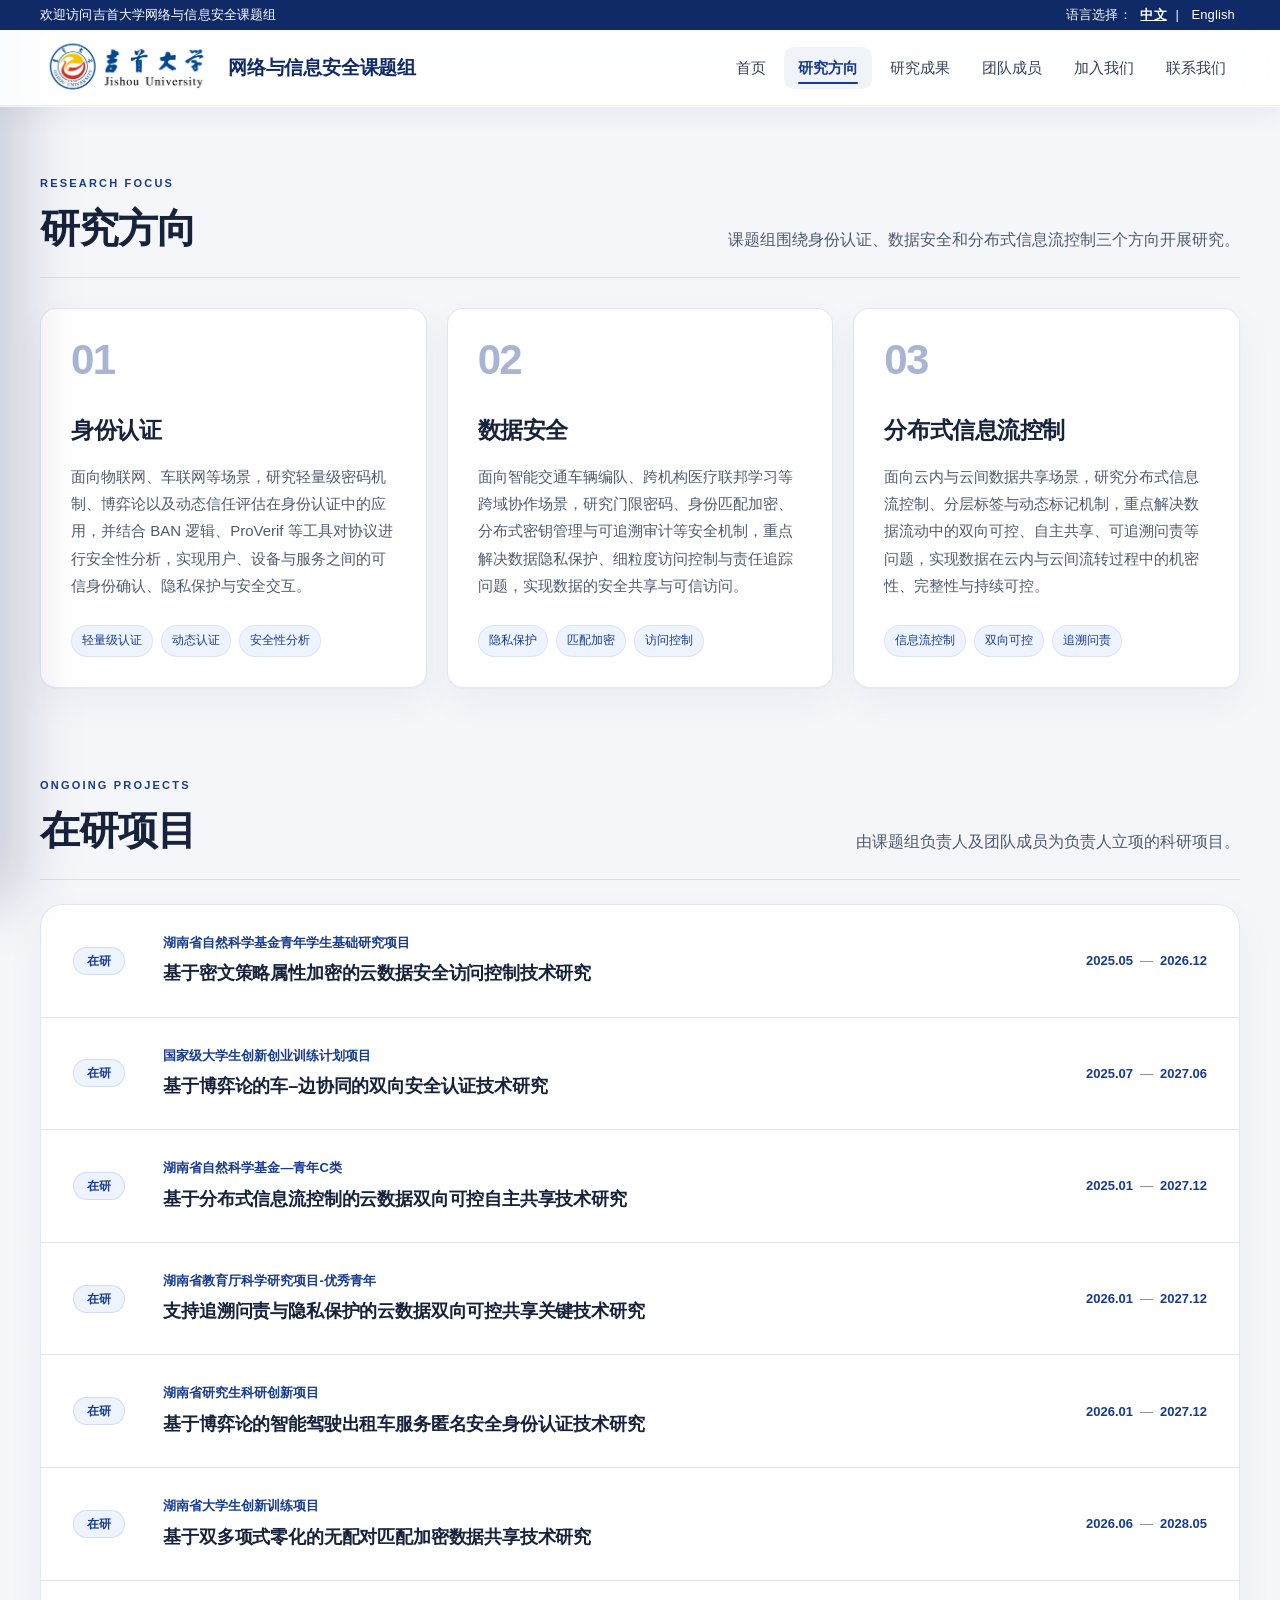
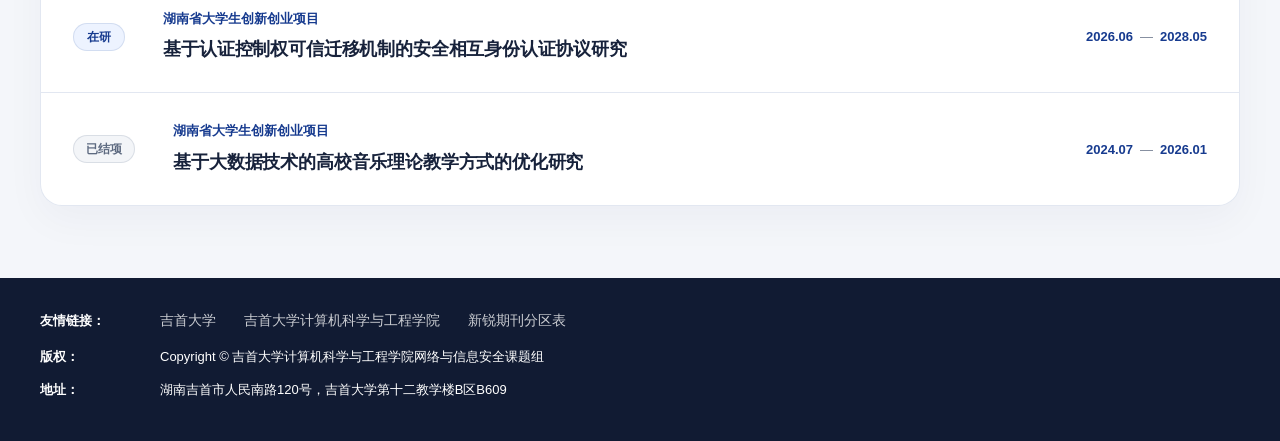
<file: research-directions/index.html>
<!DOCTYPE html>
<html lang="zh-CN">

<head>
    <meta charset="UTF-8">
    <meta name="viewport" content="width=device-width, initial-scale=1.0">
    <meta name="theme-color" content="#102a68">
    <link rel="icon" type="image/png" sizes="512x512" href="../assets/images/branding/jsu-favicon.png?v=20260823-cybersec-lab">
    <title data-i18n="page-title-intro">研究方向 - 网络与信息安全课题组</title>
  <link rel="stylesheet" href="../assets/css/site.css?v=20260824-accessibility-v5">
</head>

<body>
    <!-- 顶部欢迎栏 -->
    <div class="topper">
        <div class="top">
            <div class="container">
                <div class="welcome" data-i18n="welcome">欢迎访问吉首大学网络与信息安全课题组</div>
                <div class="top_tel">
                    <span data-i18n="language">语言选择：</span>
                    <a href="#" id="langZh" class="lang-switch active" data-lang="zh" data-i18n="lang-zh">中文</a>&nbsp;|&nbsp;
                    <a href="#" id="langEn" class="lang-switch" data-lang="en" data-i18n="lang-en">English</a>
                </div>
            </div>
        </div>
        
        <!-- 页眉导航 -->
        <div class="header">
            <div class="container">
                <div class="logo">
                    <a href="../index.html">
                        <img src="../assets/images/branding/jishou-university-horizontal.webp" width="720" height="321" alt="吉首大学校徽与校名" data-i18n-alt="logo-alt" decoding="async" fetchpriority="high">
                        <span class="header-title"><span class="header-title-full" data-i18n="site-title">网络与信息安全课题组</span><span class="header-title-compact" data-i18n="site-title-mobile">网络与信息安全课题组</span></span>
                    </a>
                </div>
                <div class="nav">
                    <ul>
                        <li><a href="../index.html" data-i18n="nav-home">首页</a></li>
                        <li class="on"><a href="../research-directions/index.html" data-i18n="nav-intro">研究方向</a></li>
                        <li><a href="../research-results/index.html" data-i18n="nav-research">研究成果</a></li>
                        <li><a href="../team/index.html" data-i18n="nav-team">团队成员</a></li>
                        <li><a href="../join-us/index.html" data-i18n="nav-about">加入我们</a></li>
                        <li><a href="../contact/index.html" data-i18n="nav-contact">联系我们</a></li>
                    </ul>
                </div>
                <button type="button" class="model-navbtn" id="navBtn" aria-label="打开导航菜单" data-i18n-aria-label="open-navigation" aria-controls="leftNav" aria-expanded="false"></button>
            </div>
        </div>
    </div>

    <!-- 侧边导航（移动端） -->
    <div class="opacity2" id="opacity2"></div>
    <div class="model-leftnav" id="leftNav" aria-hidden="true" inert>
        <h2 class="model-leftnav-top"><span data-i18n="nav-menu">导航菜单</span></h2>
        <div class="model-leftnav-main">
            <div class="mobile-language-switch" role="group" aria-label="语言选择" data-i18n-aria-label="language-selection-label">
                <span class="mobile-language-label" data-i18n="language">语言选择：</span>
                <button type="button" class="lang-switch active" data-lang="zh" data-i18n="lang-zh" aria-pressed="true">中文</button>
                <button type="button" class="lang-switch" data-lang="en" data-i18n="lang-en" aria-pressed="false">English</button>
            </div>
            <ul class="nnav">
                <li><a href="../index.html" class="ce" data-i18n="nav-home">首页</a></li>
                <li><a href="../research-directions/index.html" class="ce" data-i18n="nav-intro">研究方向</a></li>
                <li><a href="../research-results/index.html" class="ce" data-i18n="nav-research">研究成果</a></li>
                <li><a href="../team/index.html" class="ce" data-i18n="nav-team">团队成员</a></li>
                <li><a href="../join-us/index.html" class="ce" data-i18n="nav-about">加入我们</a></li>
                <li><a href="../contact/index.html" class="ce" data-i18n="nav-contact">联系我们</a></li>
            </ul>
        </div>
    </div>

    <!-- 主体内容 -->
    <main class="page-content research-page">
        <div class="container">
            <section class="research-directions" aria-labelledby="core-directions-title">
                <header class="research-section-heading">
                    <div>
                        <span class="section-kicker" data-i18n="research-focus-kicker">RESEARCH FOCUS</span>
                        <h1 id="core-directions-title" data-i18n="core-directions-title">研究方向</h1>
                    </div>
                    <p data-i18n="intro-area-text1">课题组围绕身份认证、数据安全和分布式信息流控制三个方向开展研究。</p>
                </header>
                <div class="direction-grid" aria-label="研究方向" data-i18n-aria-label="directions-region-label">
                    <article class="direction-card">
                        <span class="direction-number">01</span>
                        <h2 data-i18n="direction1-title">身份认证</h2>
                        <p data-i18n="direction1-desc">面向物联网、车联网等场景，研究轻量级密码机制、博弈论以及动态信任评估在身份认证中的应用，并结合 BAN 逻辑、ProVerif 等工具对协议进行安全性分析，实现用户、设备与服务之间的可信身份确认、隐私保护与安全交互。</p>
                        <div class="direction-tags"><span data-i18n="direction1-tag1">轻量级认证</span><span data-i18n="direction1-tag2">动态认证</span><span data-i18n="direction1-tag3">安全性分析</span></div>
                    </article>
                    <article class="direction-card">
                        <span class="direction-number">02</span>
                        <h2 data-i18n="direction2-title">数据安全</h2>
                        <p data-i18n="direction2-desc">面向智能交通车辆编队、跨机构医疗联邦学习等跨域协作场景，研究门限密码、身份匹配加密、分布式密钥管理与可追溯审计等安全机制，重点解决数据隐私保护、细粒度访问控制与责任追踪问题，实现数据的安全共享与可信访问。</p>
                        <div class="direction-tags"><span data-i18n="direction2-tag1">隐私保护</span><span data-i18n="direction2-tag2">匹配加密</span><span data-i18n="direction2-tag3">访问控制</span></div>
                    </article>
                    <article class="direction-card">
                        <span class="direction-number">03</span>
                        <h2 data-i18n="direction3-title">分布式信息流控制</h2>
                        <p data-i18n="direction3-desc">面向云内与云间数据共享场景，研究分布式信息流控制、分层标签与动态标记机制，重点解决数据流动中的双向可控、自主共享、可追溯问责等问题，实现数据在云内与云间流转过程中的机密性、完整性与持续可控。</p>
                        <div class="direction-tags"><span data-i18n="direction3-tag1">信息流控制</span><span data-i18n="direction3-tag2">双向可控</span><span data-i18n="direction3-tag3">追溯问责</span></div>
                    </article>
                </div>
            </section>

            <section class="research-projects" aria-labelledby="research-projects-title">
                <header class="research-section-heading project-section-heading">
                    <div>
                        <span class="section-kicker" data-i18n="research-projects-kicker">ONGOING PROJECTS</span>
                        <h2 id="research-projects-title" data-i18n="research-projects-title">在研项目</h2>
                    </div>
                    <p data-i18n="research-projects-lead">由课题组负责人及团队成员为负责人立项的科研项目。</p>
                </header>

                <ol class="project-list">
                    <li class="project-item">
                        <span class="project-status" data-i18n="project-status-active">在研</span>
                        <div class="project-copy">
                            <p class="project-program" data-i18n="active-project2-program">湖南省自然科学基金青年学生基础研究项目</p>
                            <h3 data-i18n="active-project2-name">基于密文策略属性加密的云数据安全访问控制技术研究</h3>
                        </div>
                        <div class="project-period"><time datetime="2025-05">2025.05</time><span>—</span><time datetime="2026-12">2026.12</time></div>
                    </li>
                    <li class="project-item">
                        <span class="project-status" data-i18n="project-status-active">在研</span>
                        <div class="project-copy">
                            <p class="project-program" data-i18n="active-project3-program">国家级大学生创新创业训练计划项目</p>
                            <h3 data-i18n="active-project3-name">基于博弈论的车–边协同的双向安全认证技术研究</h3>
                        </div>
                        <div class="project-period"><time datetime="2025-07">2025.07</time><span>—</span><time datetime="2027-06">2027.06</time></div>
                    </li>
                    <li class="project-item">
                        <span class="project-status" data-i18n="project-status-active">在研</span>
                        <div class="project-copy">
                            <p class="project-program" data-i18n="active-project1-program">湖南省自然科学基金—青年C类</p>
                            <h3 data-i18n="active-project1-name">基于分布式信息流控制的云数据双向可控自主共享技术研究</h3>
                        </div>
                        <div class="project-period"><time datetime="2025-01">2025.01</time><span>—</span><time datetime="2027-12">2027.12</time></div>
                    </li>
                    <li class="project-item">
                        <span class="project-status" data-i18n="project-status-active">在研</span>
                        <div class="project-copy">
                            <p class="project-program" data-i18n="active-project7-program">湖南省教育厅科学研究项目-优秀青年</p>
                            <h3 data-i18n="active-project7-name">支持追溯问责与隐私保护的云数据双向可控共享关键技术研究</h3>
                        </div>
                        <div class="project-period"><time datetime="2026-01">2026.01</time><span>—</span><time datetime="2027-12">2027.12</time></div>
                    </li>
                    <li class="project-item">
                        <span class="project-status" data-i18n="project-status-active">在研</span>
                        <div class="project-copy">
                            <p class="project-program" data-i18n="active-project4-program">湖南省研究生科研创新项目</p>
                            <h3 data-i18n="active-project4-name">基于博弈论的智能驾驶出租车服务匿名安全身份认证技术研究</h3>
                        </div>
                        <div class="project-period"><time datetime="2026-01">2026.01</time><span>—</span><time datetime="2027-12">2027.12</time></div>
                    </li>
                    <li class="project-item">
                        <span class="project-status" data-i18n="project-status-active">在研</span>
                        <div class="project-copy">
                            <p class="project-program" data-i18n="active-project5-program">湖南省大学生创新训练项目</p>
                            <h3 data-i18n="active-project5-name">基于双多项式零化的无配对匹配加密数据共享技术研究</h3>
                        </div>
                        <div class="project-period"><time datetime="2026-06">2026.06</time><span>—</span><time datetime="2028-05">2028.05</time></div>
                    </li>
                    <li class="project-item">
                        <span class="project-status" data-i18n="project-status-active">在研</span>
                        <div class="project-copy">
                            <p class="project-program" data-i18n="active-project6-program">湖南省大学生创新创业项目</p>
                            <h3 data-i18n="active-project6-name">基于认证控制权可信迁移机制的安全相互身份认证协议研究</h3>
                        </div>
                        <div class="project-period"><time datetime="2026-06">2026.06</time><span>—</span><time datetime="2028-05">2028.05</time></div>
                    </li>
                    <li class="project-item">
                        <span class="project-status project-status-completed" data-i18n="project-status-completed">已结项</span>
                        <div class="project-copy">
                            <p class="project-program" data-i18n="completed-project1-program">湖南省大学生创新创业项目</p>
                            <h3 data-i18n="completed-project1-name">基于大数据技术的高校音乐理论教学方式的优化研究</h3>
                        </div>
                        <div class="project-period"><time datetime="2024-07">2024.07</time><span>—</span><time datetime="2026-01">2026.01</time></div>
                    </li>
                </ol>
            </section>
        </div>
    </main>

    <!-- 页脚 -->
    <div class="footer">
        <div class="container">
            <div class="foot_left">
                <div class="footer-row footer-links">
                        <span class="footer-label" data-i18n="related-links">友情链接：</span>
                        <ul class="ul-link1">
                            <li><a href="https://www.jsu.edu.cn/" target="_blank" rel="noopener noreferrer" data-i18n="link-jsu">吉首大学</a></li>
                            <li><a href="https://cse.jsu.edu.cn/" target="_blank" rel="noopener noreferrer" data-i18n="link-cse">吉首大学计算机科学与工程学院</a></li>
                            <li><a href="https://www.xr-scholar.com/" target="_blank" rel="noopener noreferrer" data-i18n="link-xr">新锐期刊分区表</a></li>
                        </ul>
                </div>
                <div class="footer-row copyright"><span class="footer-label" data-i18n="footer-copyright-label">版权：</span><span data-i18n="footer-copyright-text">Copyright © 吉首大学计算机科学与工程学院网络与信息安全课题组</span></div>
                <div class="footer-row contact"><span class="footer-label" data-i18n="footer-address-label">地址：</span><span data-i18n="footer-address-text">湖南吉首市人民南路120号，吉首大学第十二教学楼B区B609</span></div>
            </div>
        </div>
    </div>

  <script src="../assets/js/i18n.js?v=20260910-brand-v3"></script>
    <script src="../assets/js/common.js?v=20260824-accessibility-v3"></script>
</body>

</html>
</file>
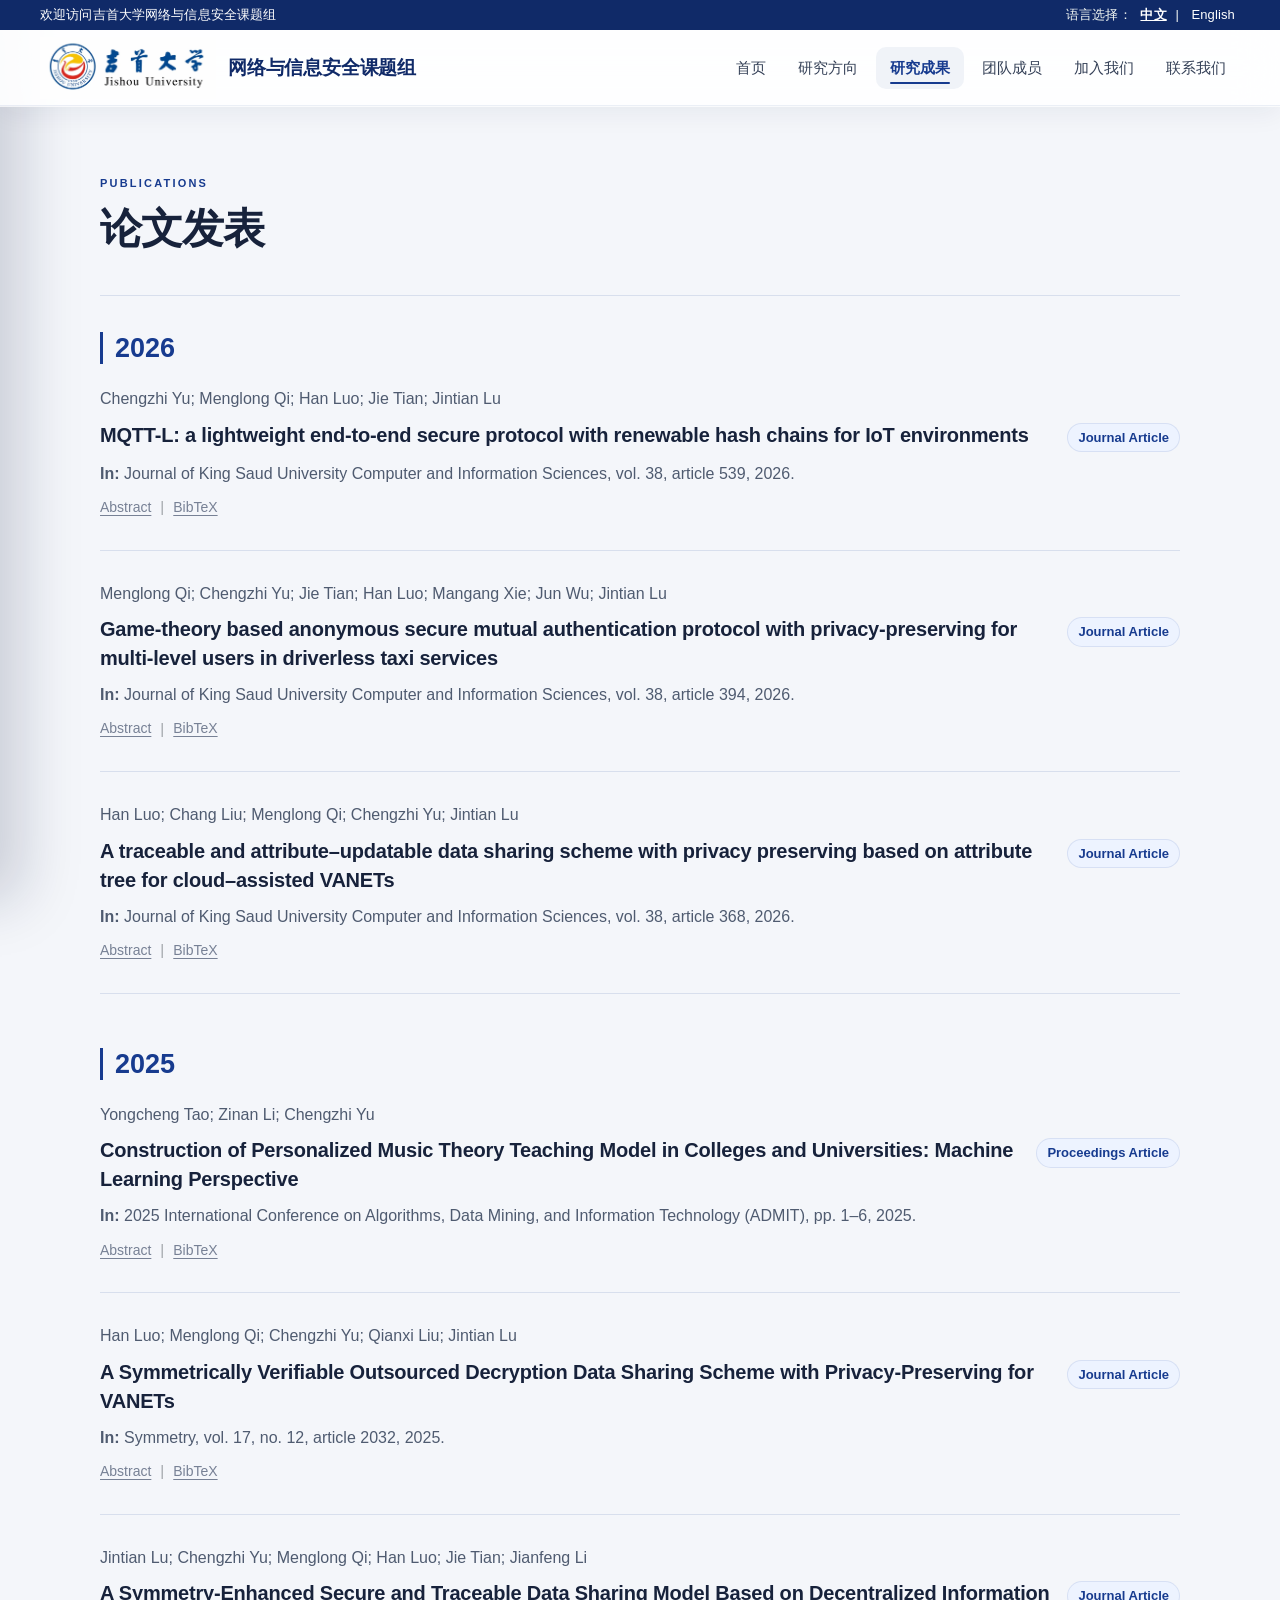
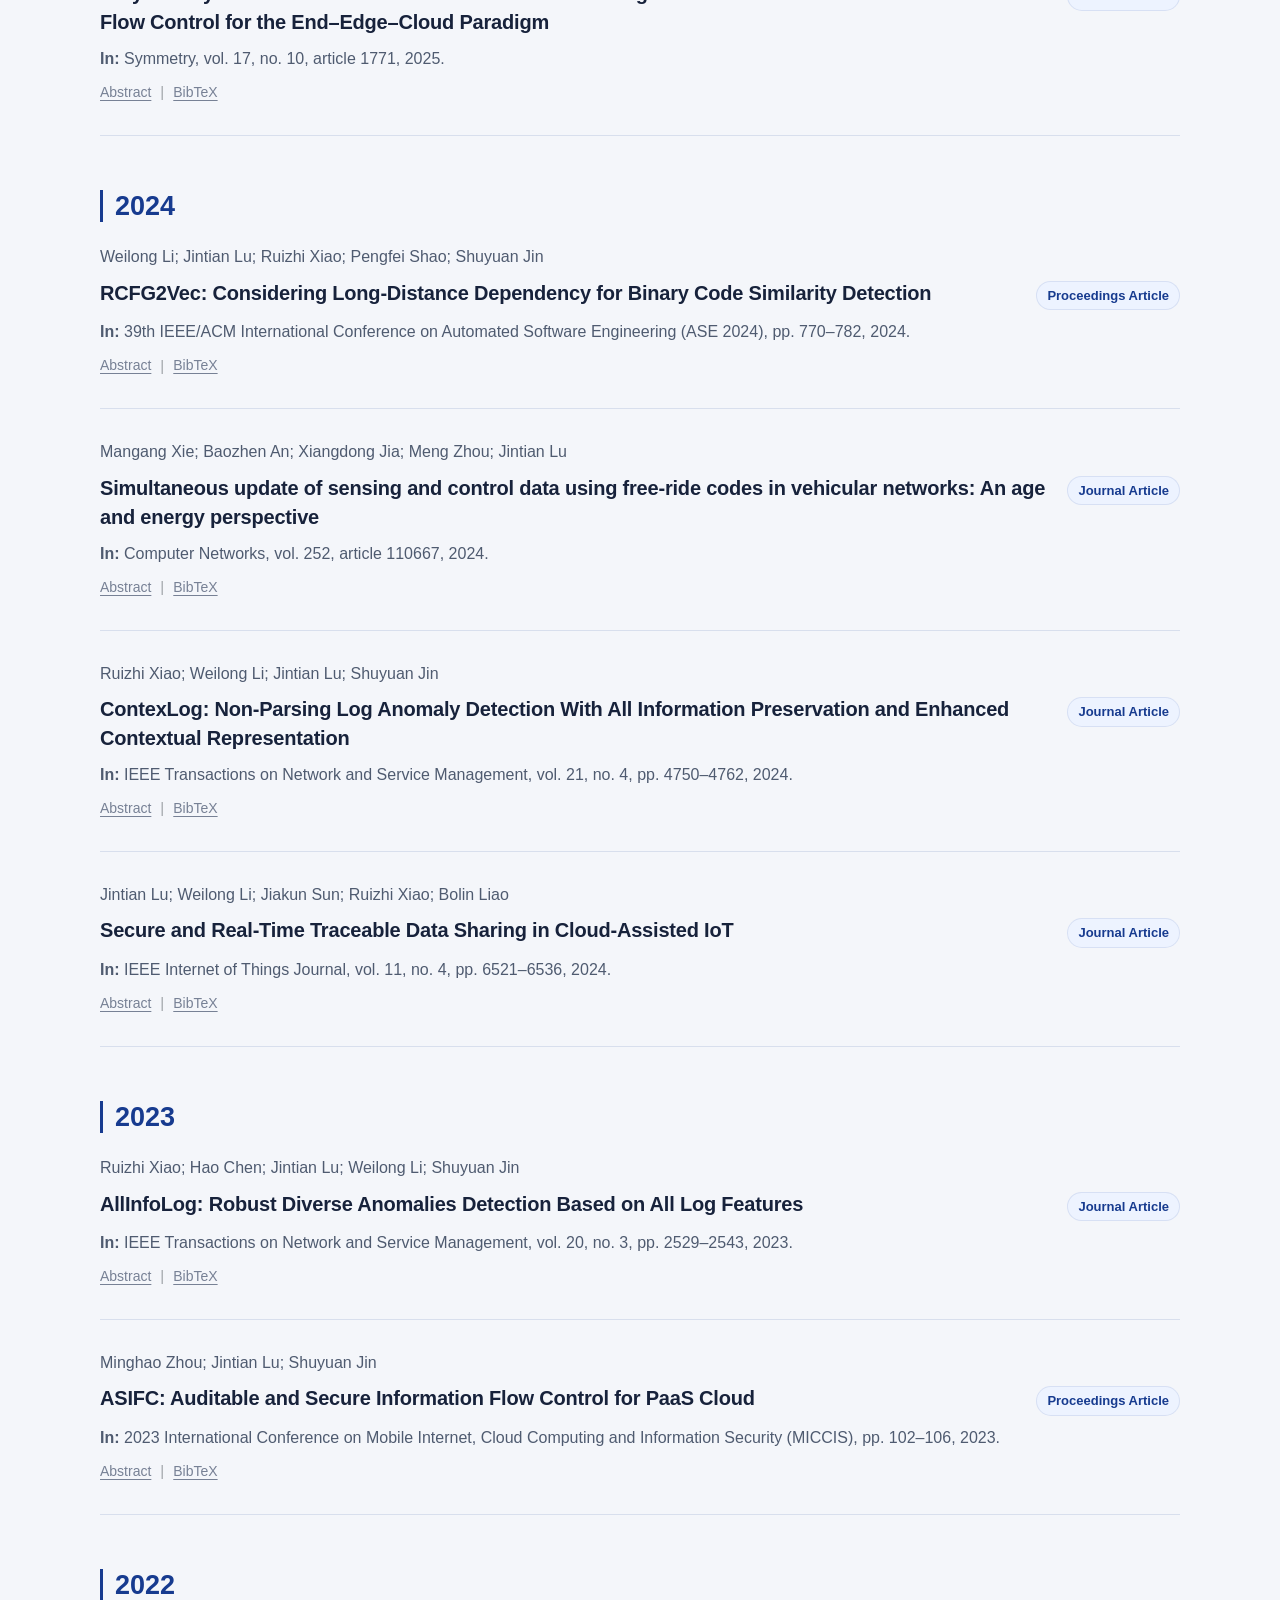
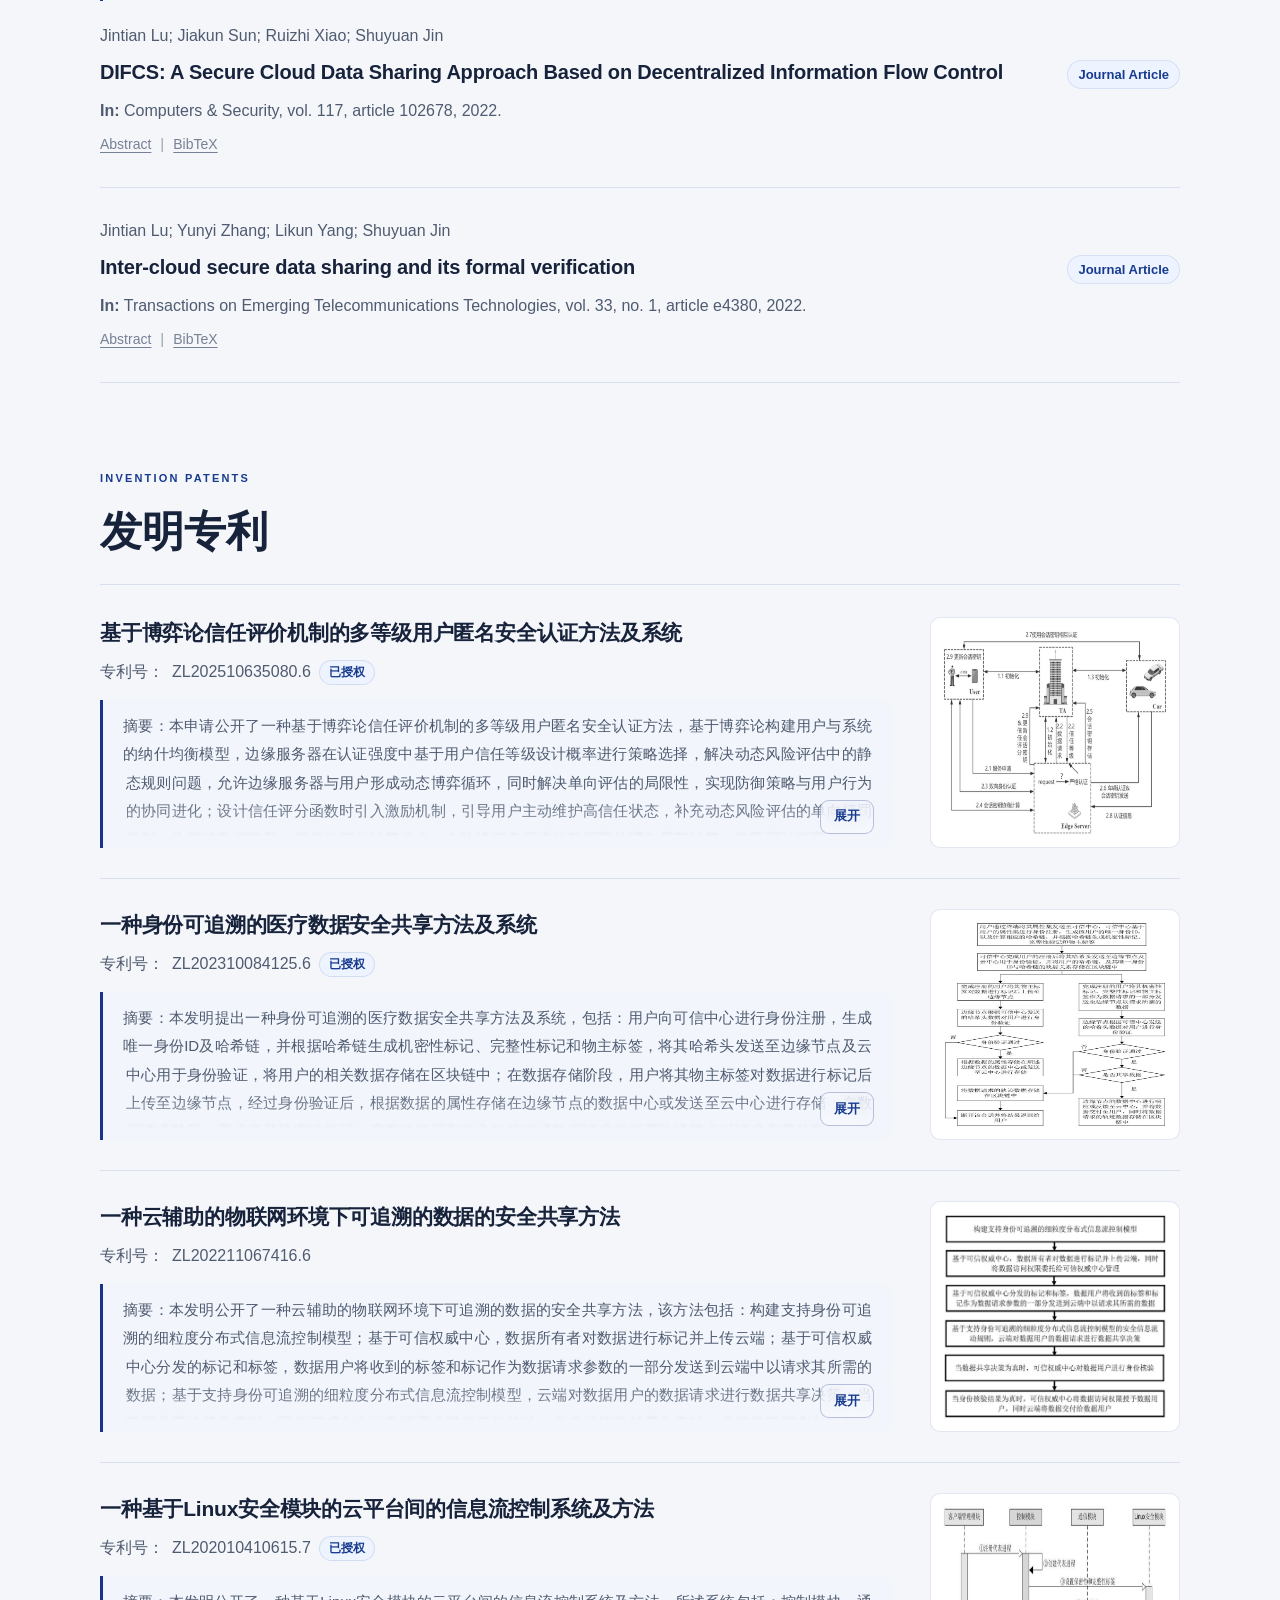
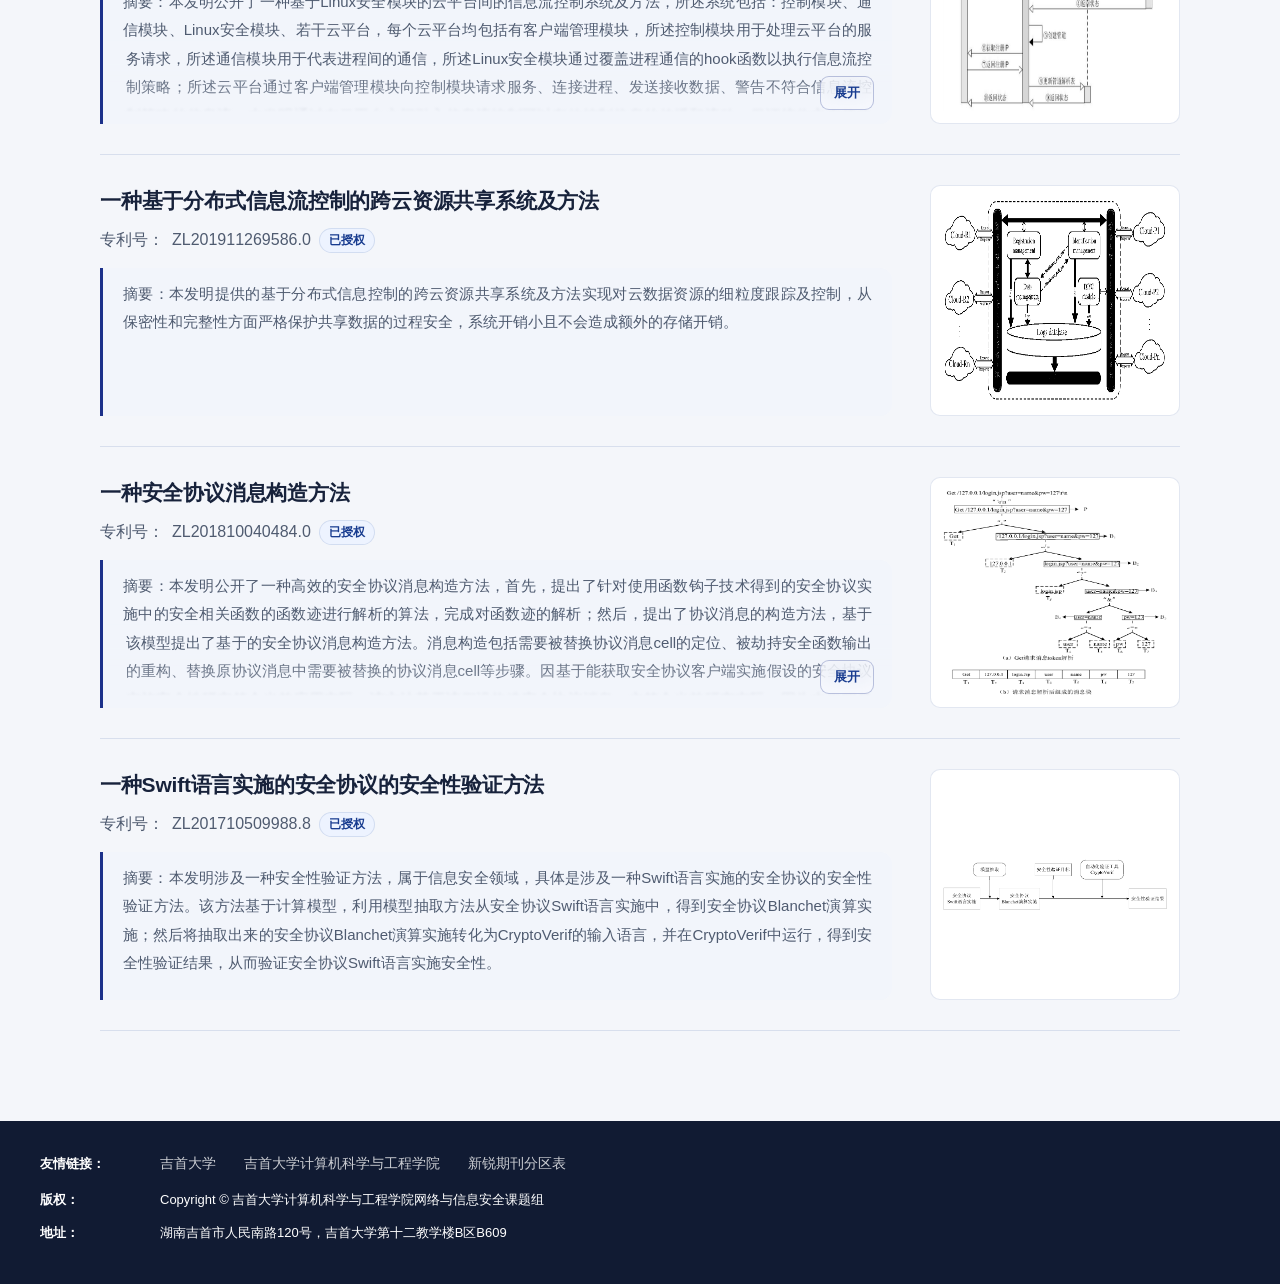
<file: research-results/index.html>
<!DOCTYPE html>
<html lang="zh-CN">

<head>
    <meta charset="UTF-8">
    <meta name="viewport" content="width=device-width, initial-scale=1.0">
    <meta name="theme-color" content="#102a68">
    <link rel="icon" type="image/png" sizes="512x512" href="../assets/images/branding/jsu-favicon.png?v=20260823-cybersec-lab">
    <title data-i18n="page-title-research">研究成果 - 网络与信息安全课题组</title>
  <link rel="stylesheet" href="../assets/css/site.css?v=20260824-accessibility-v5">
</head>

<body>
    <!-- 顶部欢迎栏 -->
    <div class="topper">
        <div class="top">
            <div class="container">
                <div class="welcome" data-i18n="welcome">欢迎访问吉首大学网络与信息安全课题组</div>
                <div class="top_tel">
                    <span data-i18n="language">语言选择：</span>
                    <a href="#" id="langZh" class="lang-switch active" data-lang="zh" data-i18n="lang-zh">中文</a>&nbsp;|&nbsp;
                    <a href="#" id="langEn" class="lang-switch" data-lang="en" data-i18n="lang-en">English</a>
                </div>
            </div>
        </div>
        
        <!-- 页眉导航 -->
        <div class="header">
            <div class="container">
                <div class="logo">
                    <a href="../index.html">
                        <img src="../assets/images/branding/jishou-university-horizontal.webp" width="720" height="321" alt="吉首大学校徽与校名" data-i18n-alt="logo-alt" decoding="async" fetchpriority="high">
                        <span class="header-title"><span class="header-title-full" data-i18n="site-title">网络与信息安全课题组</span><span class="header-title-compact" data-i18n="site-title-mobile">网络与信息安全课题组</span></span>
                    </a>
                </div>
                <div class="nav">
                    <ul>
                        <li><a href="../index.html" data-i18n="nav-home">首页</a></li>
                        <li><a href="../research-directions/index.html" data-i18n="nav-intro">研究方向</a></li>
                        <li class="on"><a href="../research-results/index.html" data-i18n="nav-research">研究成果</a></li>
                        <li><a href="../team/index.html" data-i18n="nav-team">团队成员</a></li>
                        <li><a href="../join-us/index.html" data-i18n="nav-about">加入我们</a></li>
                        <li><a href="../contact/index.html" data-i18n="nav-contact">联系我们</a></li>
                    </ul>
                </div>
                <button type="button" class="model-navbtn" id="navBtn" aria-label="打开导航菜单" data-i18n-aria-label="open-navigation" aria-controls="leftNav" aria-expanded="false"></button>
            </div>
        </div>
    </div>

    <!-- 侧边导航（移动端） -->
    <div class="opacity2" id="opacity2"></div>
    <div class="model-leftnav" id="leftNav" aria-hidden="true" inert>
        <h2 class="model-leftnav-top"><span data-i18n="nav-menu">导航菜单</span></h2>
        <div class="model-leftnav-main">
            <div class="mobile-language-switch" role="group" aria-label="语言选择" data-i18n-aria-label="language-selection-label">
                <span class="mobile-language-label" data-i18n="language">语言选择：</span>
                <button type="button" class="lang-switch active" data-lang="zh" data-i18n="lang-zh" aria-pressed="true">中文</button>
                <button type="button" class="lang-switch" data-lang="en" data-i18n="lang-en" aria-pressed="false">English</button>
            </div>
            <ul class="nnav">
                <li><a href="../index.html" class="ce" data-i18n="nav-home">首页</a></li>
                <li><a href="../research-directions/index.html" class="ce" data-i18n="nav-intro">研究方向</a></li>
                <li><a href="../research-results/index.html" class="ce" data-i18n="nav-research">研究成果</a></li>
                <li><a href="../team/index.html" class="ce" data-i18n="nav-team">团队成员</a></li>
                <li><a href="../join-us/index.html" class="ce" data-i18n="nav-about">加入我们</a></li>
                <li><a href="../contact/index.html" class="ce" data-i18n="nav-contact">联系我们</a></li>
            </ul>
        </div>
    </div>

    <!-- 主体内容 -->
    <main class="page-content" id="main-content">
        <div class="container">
            <section class="publication-intro">
                <span class="section-kicker" data-i18n="publications-kicker">PUBLICATIONS</span>
                <h1 data-i18n="publications-title">论文发表</h1>
            </section>

            <section class="publication-year-group" aria-labelledby="year-2026">
                <h2 class="publication-year-heading" id="year-2026">2026</h2>
                <div class="publication-list">
                    <article class="publication-entry">
                        <p class="publication-authors">Chengzhi Yu; Menglong Qi; Han Luo; Jie Tian; Jintian Lu</p>
                        <div class="publication-title-line">
                            <h3><a href="https://link.springer.com/article/10.1007/s44443-026-00972-4" target="_blank" rel="noopener noreferrer">MQTT-L: a lightweight end-to-end secure protocol with renewable hash chains for IoT environments</a></h3>
                            <span class="publication-type" data-i18n="journal-article">Journal Article</span>
                        </div>
                        <p class="publication-venue"><strong>In:</strong> Journal of King Saud University Computer and Information Sciences, vol. 38, article 539, 2026.</p>
                        <div class="publication-actions">
                            <button type="button" class="publication-toggle" data-panel="abstract-mqtt" aria-controls="abstract-mqtt" aria-expanded="false">Abstract</button>
                            <span aria-hidden="true">|</span>
                            <button type="button" class="publication-toggle" data-panel="bib-mqtt" aria-controls="bib-mqtt" aria-expanded="false">BibTeX</button>
                        </div>
                        <div class="publication-panel" id="abstract-mqtt" hidden>
                            <p lang="en">The Message Queuing Telemetry Transport (MQTT) protocol has become a de-facto standard for lightweight communication in the Internet of Things. However, the standard MQTT lacks built-in security mechanisms for authentication and end-to-end data protection. Existing research has enhanced MQTT security via TLS, reliance on trusted authorities, and lightweight cryptographic extensions, but these approaches suffer from significant computational overhead, heavy reliance on trusted Brokers, and poor scalability in resource-constrained environments. Accordingly, this paper proposes MQTT-L, a lightweight end-to-end secure protocol designed for resource-constrained devices. MQTT-L introduces salt-driven renewable one-way hash chains to achieve lightweight Client-to-Broker authentication and fast reconnection. Furthermore, a key agreement mechanism based on extended Chebyshev chaotic maps is designed to establish end-to-end session keys, and the ChaCha20-Poly1305 cipher is integrated into MQTT-L to ensure the confidentiality and integrity of end-to-end messages. To verify the security and authentication properties of MQTT-L, we utilize the well-known ProVerif tool for formal security verification and further prove its security informally. Finally, performance evaluations, including theoretical analysis, and experimental evaluations conducted on a Mosquitto MQTT Broker testbed, demonstrate the superiority of MQTT-L over existing schemes and TLS-MQTT.</p>
                        </div>
                        <div class="publication-panel publication-bibtex" id="bib-mqtt" hidden>
<pre><code>@article{Yu2026MQTTL,
  author  = {Yu, Chengzhi and Qi, Menglong and Luo, Han and Tian, Jie and Lu, Jintian},
  title   = {{MQTT-L}: A Lightweight End-to-End Secure Protocol with Renewable Hash Chains for {IoT} Environments},
  journal = {Journal of King Saud University Computer and Information Sciences},
  year    = {2026},
  volume  = {38},
  number  = {6},
  pages   = {539},
  date    = {2026-06-25},
  issn    = {2213-1248},
  doi     = {10.1007/s44443-026-00972-4},
  url     = {https://doi.org/10.1007/s44443-026-00972-4}
}</code></pre>
                        </div>
                    </article>

                    <article class="publication-entry">
                        <p class="publication-authors">Menglong Qi; Chengzhi Yu; Jie Tian; Han Luo; Mangang Xie; Jun Wu; Jintian Lu</p>
                        <div class="publication-title-line">
                            <h3><a href="https://link.springer.com/article/10.1007/s44443-026-00818-z" target="_blank" rel="noopener noreferrer">Game-theory based anonymous secure mutual authentication protocol with privacy-preserving for multi-level users in driverless taxi services</a></h3>
                            <span class="publication-type" data-i18n="journal-article">Journal Article</span>
                        </div>
                        <p class="publication-venue"><strong>In:</strong> Journal of King Saud University Computer and Information Sciences, vol. 38, article 394, 2026.</p>
                        <div class="publication-actions">
                            <button type="button" class="publication-toggle" data-panel="abstract-asma" aria-controls="abstract-asma" aria-expanded="false">Abstract</button>
                            <span aria-hidden="true">|</span>
                            <button type="button" class="publication-toggle" data-panel="bib-asma" aria-controls="bib-asma" aria-expanded="false">BibTeX</button>
                        </div>
                        <div class="publication-panel" id="abstract-asma" hidden>
                            <p lang="en">In the field of Internet of Vehicles, driverless taxi (DT) services require secure and low-latency interactions among users, edge servers, DTs, and a trusted authority (TA). Nevertheless, existing vehicular authentication schemes are mainly designed for V2V, V2I, or multi-server environments and fail to account for variations in user behavior, interaction frequency, and risk level, thereby reducing service efficiency. To address these challenges, this paper proposes a game-theory based trust-adaptive Anonymous Secure Mutual Authentication (ASMA) protocol for multi-level users in DT services. ASMA integrates extended Chebyshev chaotic map operations into the authentication process to realize anonymous mutual authentication and session key negotiation. In addition, a dynamic trust evaluation mechanism is introduced to update user trust scores according to historical behaviors and current authentication outcomes, so that users are classified into premium, normal, and risky levels and are assigned differentiated authentication processes. In this way, premium users can complete authentication with lower latency, while risky users are required to undergo stricter verification. Security analysis in the Real-or-Random model and Scyther tool demonstrate that ASMA achieves its intended security goals. Performance evaluation on the NS-3 platform shows that ASMA provides favorable computational latency, communication overhead, and energy consumption compared with related schemes. A Nash equilibrium analysis experiment was conducted on the proposed hybrid game model, proving that the differentiated authentication strategy is an endogenous result under long-term incentives. At the same time, a dynamic convergence simulation of trust scores verifies that the evaluation mechanism can make the trust score converge stably to a reasonable range.</p>
                        </div>
                        <div class="publication-panel publication-bibtex" id="bib-asma" hidden>
<pre><code>@article{Qi2026GameTheory,
  author  = {Qi, Menglong and Yu, Chengzhi and Tian, Jie and Luo, Han and Xie, Mangang and Wu, Jun and Lu, Jintian},
  title   = {Game-Theory Based Anonymous Secure Mutual Authentication Protocol with Privacy-Preserving for Multi-Level Users in Driverless Taxi Services},
  journal = {Journal of King Saud University Computer and Information Sciences},
  year    = {2026},
  volume  = {38},
  number  = {6},
  pages   = {394},
  date    = {2026-05-07},
  issn    = {2213-1248},
  doi     = {10.1007/s44443-026-00818-z},
  url     = {https://doi.org/10.1007/s44443-026-00818-z}
}</code></pre>
                        </div>
                    </article>

                    <article class="publication-entry">
                        <p class="publication-authors">Han Luo; Chang Liu; Menglong Qi; Chengzhi Yu; Jintian Lu</p>
                        <div class="publication-title-line">
                            <h3><a href="https://link.springer.com/article/10.1007/s44443-026-00769-5" target="_blank" rel="noopener noreferrer">A traceable and attribute–updatable data sharing scheme with privacy preserving based on attribute tree for cloud–assisted VANETs</a></h3>
                            <span class="publication-type" data-i18n="journal-article">Journal Article</span>
                        </div>
                        <p class="publication-venue"><strong>In:</strong> Journal of King Saud University Computer and Information Sciences, vol. 38, article 368, 2026.</p>
                        <div class="publication-actions">
                            <button type="button" class="publication-toggle" data-panel="abstract-tauds" aria-controls="abstract-tauds" aria-expanded="false">Abstract</button>
                            <span aria-hidden="true">|</span>
                            <button type="button" class="publication-toggle" data-panel="bib-tauds" aria-controls="bib-tauds" aria-expanded="false">BibTeX</button>
                        </div>
                        <div class="publication-panel" id="abstract-tauds" hidden>
                            <p lang="en">Cloud-assisted Vehicular Ad Hoc Networks (VANETs) facilitate efficient data sharing by leveraging cloud for storing critical traffic information. However, ensuring secure, privacy preserving, and accountable data access with dynamic attribute updates in such environments remains challenging. Therefore, this paper proposes a Traceable and Attribute-Updatable Data Sharing Scheme (TAUDS) with privacy preserving based on attribute tree for cloud-assisted VANETs. Firstly, we construct an attribute tree that enables a two stage black-box tracing mechanism. It first performs an attribute-based binary search to narrow the suspect user set, then conducts identity-based binary localization to precisely identify malicious users, which reduces tracing overhead. We design an attribute update mechanism via dynamic leaf node adjustments on the attribute tree. It supports efficient revocation and modification without reissuing the whole system. For privacy protection, TAUDS employs symmetric encryption to keep user identities confidential, and uses a linear secret sharing scheme to achieve policy hiding. Secondly, under the Decisional Bilinear Diffie-Hellman assumption, formal security analysis proves that TAUDS achieves indistinguishability under chosen-plaintext attack, while its collusion resistance is verified informally. Finally, performance evaluations show clear improvements in computational cost and energy consumption, which confirms that TAUDS is suitable for resource-constrained vehicular environments.</p>
                        </div>
                        <div class="publication-panel publication-bibtex" id="bib-tauds" hidden>
<pre><code>@article{Luo2026Traceable,
  author  = {Luo, Han and Liu, Chang and Qi, Menglong and Yu, Chengzhi and Lu, Jintian},
  title   = {A Traceable and Attribute-Updatable Data Sharing Scheme with Privacy Preserving Based on Attribute Tree for Cloud-Assisted {VANETs}},
  journal = {Journal of King Saud University Computer and Information Sciences},
  year    = {2026},
  volume  = {38},
  number  = {6},
  pages   = {368},
  date    = {2026-04-29},
  issn    = {2213-1248},
  doi     = {10.1007/s44443-026-00769-5},
  url     = {https://doi.org/10.1007/s44443-026-00769-5}
}</code></pre>
                        </div>
                    </article>
                </div>
            </section>

            <section class="publication-year-group" aria-labelledby="year-2025">
                <h2 class="publication-year-heading" id="year-2025">2025</h2>
                <div class="publication-list">
                    <article class="publication-entry">
                        <p class="publication-authors">Yongcheng Tao; Zinan Li; Chengzhi Yu</p>
                        <div class="publication-title-line">
                            <h3><a href="https://ieeexplore.ieee.org/abstract/document/11336992" target="_blank" rel="noopener noreferrer">Construction of Personalized Music Theory Teaching Model in Colleges and Universities: Machine Learning Perspective</a></h3>
                            <span class="publication-type" data-i18n="proceedings-article">Proceedings Article</span>
                        </div>
                        <p class="publication-venue"><strong>In:</strong> 2025 International Conference on Algorithms, Data Mining, and Information Technology (ADMIT), pp. 1–6, 2025.</p>
                        <div class="publication-actions">
                            <button type="button" class="publication-toggle" data-panel="abstract-music-teaching" aria-controls="abstract-music-teaching" aria-expanded="false">Abstract</button>
                            <span aria-hidden="true">|</span>
                            <button type="button" class="publication-toggle" data-panel="bib-music-teaching" aria-controls="bib-music-teaching" aria-expanded="false">BibTeX</button>
                        </div>
                        <div class="publication-panel" id="abstract-music-teaching" hidden>
                            <p lang="en">In colleges and universities, music theory courses often adopt uniform teaching methods that fail to consider students' varying backgrounds, skill levels, and learning interests. This study proposes a personalized music theory teaching model from a machine learning. Using datasets of 400 students from Jisou University, the model first applied logistic regression to predict students' mastery of music theory with a precision of 0.89. Subsequently, K-means clustering (K=3) identified three optimal learning profiles-Achiever, Explorer, and Expressive-that guided differentiated teaching strategies. Furthermore, model employed the Analytic Hierarchy Process (AHP) to evaluate the teaching outcomes from multiple dimensions. Experimental results demonstrate that, compared with the traditional teaching model, the personalized teaching model increased teaching evaluation scores by 25% and 27% for freshmen and sophomores, respectively. Average test scores also improved by 4.4 and 6 points. These findings demonstrate that the model not only enhances the effectiveness of music theory teaching but also provides a replicable framework for integrating machine learning into college-level music education.</p>
                        </div>
                        <div class="publication-panel publication-bibtex" id="bib-music-teaching" hidden>
<pre><code>@inproceedings{Tao2025Construction,
  author    = {Tao, Yongcheng and Li, Zinan and Yu, Chengzhi},
  booktitle = {2025 International Conference on Algorithms, Data Mining, and Information Technology (ADMIT)},
  title     = {Construction of Personalized Music Theory Teaching Model in Colleges and Universities: Machine Learning Perspective},
  year      = {2025},
  volume    = {},
  number    = {},
  pages     = {1--6},
  doi       = {10.1109/ADMIT67050.2025.11336992}
}</code></pre>
                        </div>
                    </article>

                    <article class="publication-entry">
                        <p class="publication-authors">Han Luo; Menglong Qi; Chengzhi Yu; Qianxi Liu; Jintian Lu</p>
                        <div class="publication-title-line">
                            <h3><a href="https://doi.org/10.3390/sym17122032" target="_blank" rel="noopener noreferrer">A Symmetrically Verifiable Outsourced Decryption Data Sharing Scheme with Privacy-Preserving for VANETs</a></h3>
                            <span class="publication-type" data-i18n="journal-article">Journal Article</span>
                        </div>
                        <p class="publication-venue"><strong>In:</strong> Symmetry, vol. 17, no. 12, article 2032, 2025.</p>
                        <div class="publication-actions">
                            <button type="button" class="publication-toggle" data-panel="abstract-vodds" aria-controls="abstract-vodds" aria-expanded="false">Abstract</button>
                            <span aria-hidden="true">|</span>
                            <button type="button" class="publication-toggle" data-panel="bib-vodds" aria-controls="bib-vodds" aria-expanded="false">BibTeX</button>
                        </div>
                        <div class="publication-panel" id="abstract-vodds" hidden>
                            <p lang="en">Frequent data sharing in Vehicular Ad Hoc Networks (VANETs) necessitates a robust foundation of secure access control to ensure data security. Existing ciphertext-policy attribute-based encryption schemes are constrained by the performance bottleneck of a single attribute authority. Furthermore, although many schemes adopt outsourced decryption, the verifiability of the decryption results is not guaranteed. Therefore, this paper proposes a Symmetrically Verifiable Outsourced Decryption Data Sharing Scheme with Privacy-Preserving for VANETs (VODDS). To balance the computational overhead across multiple authorities, VODDS introduces a distributed key distribution mechanism that organizes them into groups. Within each group, the key distribution credential is generated through a Group Key Agreement, with each round secured by a Byzantine consensus mechanism to achieve a balance between security and efficiency. User identities are converted into anonymous representations via hashing for embedding into the attribute keys. Furthermore, blockchain technology is used to record a hash commitment for the verification ciphertext. This enables the user to verify the outsourced result through a smart contract, which performs a symmetrical verification by matching the user’s locally computed hash against the on-chain record. Moreover, VODDS employs a linear secret sharing scheme to achieve policy hiding. We provide security analysis under the q-parallel Bilinear Diffie–Hellman Exponent and Decisional Diffie–Hellman assumptions, which proves the security of VODDS. In addition, VODDS exhibits higher efficiency compared to related schemes in the performance evaluation.</p>
                        </div>
                        <div class="publication-panel publication-bibtex" id="bib-vodds" hidden>
<pre><code>@article{Luo2025Symmetrically,
  author         = {Luo, Han and Qi, Menglong and Yu, Chengzhi and Liu, Qianxi and Lu, Jintian},
  title          = {A Symmetrically Verifiable Outsourced Decryption Data Sharing Scheme with Privacy-Preserving for VANETs},
  journal        = {Symmetry},
  volume         = {17},
  year           = {2025},
  number         = {12},
  article-number = {2032},
  url            = {https://www.mdpi.com/2073-8994/17/12/2032},
  issn           = {2073-8994},
  doi            = {10.3390/sym17122032}
}</code></pre>
                        </div>
                    </article>

                    <article class="publication-entry">
                        <p class="publication-authors">Jintian Lu; Chengzhi Yu; Menglong Qi; Han Luo; Jie Tian; Jianfeng Li</p>
                        <div class="publication-title-line">
                            <h3><a href="https://doi.org/10.3390/sym17101771" target="_blank" rel="noopener noreferrer">A Symmetry-Enhanced Secure and Traceable Data Sharing Model Based on Decentralized Information Flow Control for the End–Edge–Cloud Paradigm</a></h3>
                            <span class="publication-type" data-i18n="journal-article">Journal Article</span>
                        </div>
                        <p class="publication-venue"><strong>In:</strong> Symmetry, vol. 17, no. 10, article 1771, 2025.</p>
                        <div class="publication-actions">
                            <button type="button" class="publication-toggle" data-panel="abstract-stdsm" aria-controls="abstract-stdsm" aria-expanded="false">Abstract</button>
                            <span aria-hidden="true">|</span>
                            <button type="button" class="publication-toggle" data-panel="bib-stdsm" aria-controls="bib-stdsm" aria-expanded="false">BibTeX</button>
                        </div>
                        <div class="publication-panel" id="abstract-stdsm" hidden>
                            <p lang="en">The End–Edge–Cloud (EEC) paradigm hierarchically orchestrates Internet of Things (IoT) devices, edge nodes, and cloud, optimizing system performance for both delay-sensitive data and compute-intensive processing tasks. Securing IoT data sharing in the EEC-driven paradigm while maintaining data traceability poses critical challenges. In this paper we propose STDSM, a symmetry-enhanced secure and traceable data sharing model for the EEC-driven data sharing paradigm. STDSM enables IoT data owners to share data securely by attaching symmetric security labels (for secrecy and integrity) to their data. This mechanism symmetrically controls both data outflow and inflow. Furthermore, STDSM can also track data user identity. Subsequently, the security properties of STDSM, including data confidentiality, integrity, and identity traceability, are formally verified; the verification takes 280 ms, using a novel approach that combines High-Level Petri Net modeling with the satisfiability modulo theories library and the Z3 solver. In addition, our experimental results show that STDSM reduces time overhead by up to 15% while providing enhanced traceability.</p>
                        </div>
                        <div class="publication-panel publication-bibtex" id="bib-stdsm" hidden>
<pre><code>@article{Lu2025SymmetryEnhanced,
  author         = {Lu, Jintian and Yu, Chengzhi and Qi, Menglong and Luo, Han and Tian, Jie and Li, Jianfeng},
  title          = {A Symmetry-Enhanced Secure and Traceable Data Sharing Model Based on Decentralized Information Flow Control for the End–Edge–Cloud Paradigm},
  journal        = {Symmetry},
  volume         = {17},
  year           = {2025},
  number         = {10},
  article-number = {1771},
  url            = {https://www.mdpi.com/2073-8994/17/10/1771},
  issn           = {2073-8994},
  doi            = {10.3390/sym17101771}
}</code></pre>
                        </div>
                    </article>
                </div>
            </section>

            <section class="publication-year-group" aria-labelledby="year-2024">
                <h2 class="publication-year-heading" id="year-2024">2024</h2>
                <div class="publication-list">
                    <article class="publication-entry">
                        <p class="publication-authors">Weilong Li; Jintian Lu; Ruizhi Xiao; Pengfei Shao; Shuyuan Jin</p>
                        <div class="publication-title-line">
                            <h3><a href="https://doi.org/10.1145/3691620.3695070" target="_blank" rel="noopener noreferrer">RCFG2Vec: Considering Long-Distance Dependency for Binary Code Similarity Detection</a></h3>
                            <span class="publication-type" data-i18n="proceedings-article">Proceedings Article</span>
                        </div>
                        <p class="publication-venue"><strong>In:</strong> 39th IEEE/ACM International Conference on Automated Software Engineering (ASE 2024), pp. 770–782, 2024.</p>
                        <div class="publication-actions">
                            <button type="button" class="publication-toggle" data-panel="abstract-rcfg2vec" aria-controls="abstract-rcfg2vec" aria-expanded="false">Abstract</button>
                            <span aria-hidden="true">|</span>
                            <button type="button" class="publication-toggle" data-panel="bib-rcfg2vec" aria-controls="bib-rcfg2vec" aria-expanded="false">BibTeX</button>
                        </div>
                        <div class="publication-panel" id="abstract-rcfg2vec" hidden>
                            <p lang="en">Binary code similarity detection(BCSD), as a fundamental technique in software security, has various applications, including malware family detection, known vulnerability detection and code plagiarism detection. Recent deep learning-based BCSD approaches have demonstrated promising performance. However, they face two significant challenges that limit detection performance. First, most approaches that use sequence networks (like RNN and Transformer) utilize coarse-grained tokenization methods, which results in large vocabulary size and severe out-of-vocabulary (OOV) problem. Second, CFG-based methods typically use variants of graph convolutional networks, which only consider local structural information and discard long-distance dependencies between basic blocks.</p>
                            <p lang="en">To address these challenges, this paper proposes Syntax Tree-based instruction embedding and introduces the acyclic graph neural network. The former decomposes assembly instructions into fine-grained tokens and employs a tree-structured neural network to generate vector representations for instructions. The latter transforms CFGs into directed acyclic graphs based on their reducibility, and further captures the dependency between basic blocks with a directed acyclic graph neural network. We implemented these two techniques in a prototype named RCFG2Vec and conducted comprehensive evaluation on two public datasets. The experiment results demonstrate that RCFG2Vec outperforms almost all baselines and achieves detection performance comparable with jTrans, a large model-based approach. Meanwhile, when integrated with our proposed techniques, several baseline approaches exhibit significant improvements in detection performance.</p>
                        </div>
                        <div class="publication-panel publication-bibtex" id="bib-rcfg2vec" hidden>
<pre><code>@inproceedings{Li2024RCFG2Vec,
  author    = {Li, Weilong and Lu, Jintian and Xiao, Ruizhi and Shao, Pengfei and Jin, Shuyuan},
  title     = {RCFG2Vec: Considering Long-Distance Dependency for Binary Code Similarity Detection},
  year      = {2024},
  isbn      = {9798400712487},
  publisher = {Association for Computing Machinery},
  address   = {New York, NY, USA},
  url       = {https://doi.org/10.1145/3691620.3695070},
  doi       = {10.1145/3691620.3695070},
  booktitle = {Proceedings of the 39th IEEE/ACM International Conference on Automated Software Engineering},
  pages     = {770--782},
  numpages  = {13},
  location  = {Sacramento, CA, USA},
  series    = {ASE '24}
}</code></pre>
                        </div>
                    </article>

                    <article class="publication-entry">
                        <p class="publication-authors">Mangang Xie; Baozhen An; Xiangdong Jia; Meng Zhou; Jintian Lu</p>
                        <div class="publication-title-line">
                            <h3><a href="https://doi.org/10.1016/j.comnet.2024.110667" target="_blank" rel="noopener noreferrer">Simultaneous update of sensing and control data using free-ride codes in vehicular networks: An age and energy perspective</a></h3>
                            <span class="publication-type" data-i18n="journal-article">Journal Article</span>
                        </div>
                        <p class="publication-venue"><strong>In:</strong> Computer Networks, vol. 252, article 110667, 2024.</p>
                        <div class="publication-actions">
                            <button type="button" class="publication-toggle" data-panel="abstract-free-ride" aria-controls="abstract-free-ride" aria-expanded="false">Abstract</button>
                            <span aria-hidden="true">|</span>
                            <button type="button" class="publication-toggle" data-panel="bib-free-ride" aria-controls="bib-free-ride" aria-expanded="false">BibTeX</button>
                        </div>
                        <div class="publication-panel" id="abstract-free-ride" hidden>
                            <p lang="en">In real-time Internet of Things networks, age of information (AoI) and energy cost (EC) are generally deemed as two significant performance metrics to characterize the information freshness and energy efficiency. This paper aims at updating not just sensing data but sensing data and control data simultaneously in vehicular networks. By employing the promising free-ride coding mechanism, the randomly encoded control data is superposed on the low-density parity-check coded sensing data and then is sent to the receiver, consuming neither additional bandwidth nor transmission power. Considering the time and energy of both status update generation and transmission, the average AoI (AAoI) and average EC (AEC) expressions are derived for preemptive and blocking updating schemes with truncated automatic repeat request protocol. Numerical simulations present the AAoI of both sensing data and control data, as well as the AEC of the transmitter, which demonstrate that free-ride coding mechanism not only can improve the freshness of control data but impose an insignificant influence on the performance of sensing data. Moreover, comparison with the blocking scheme suggests that the preemptive one obtains the smaller AAoI but the larger AEC.</p>
                        </div>
                        <div class="publication-panel publication-bibtex" id="bib-free-ride" hidden>
<pre><code>@article{Xie2024Simultaneous,
  title   = {Simultaneous update of sensing and control data using free-ride codes in vehicular networks: An age and energy perspective},
  journal = {Computer Networks},
  volume  = {252},
  pages   = {110667},
  year    = {2024},
  issn    = {1389-1286},
  doi     = {https://doi.org/10.1016/j.comnet.2024.110667},
  url     = {https://www.sciencedirect.com/science/article/pii/S1389128624004997},
  author  = {Mangang Xie and Baozhen An and Xiangdong Jia and Meng Zhou and Jintian Lu}
}</code></pre>
                        </div>
                    </article>

                    <article class="publication-entry">
                        <p class="publication-authors">Ruizhi Xiao; Weilong Li; Jintian Lu; Shuyuan Jin</p>
                        <div class="publication-title-line">
                            <h3><a href="https://ieeexplore.ieee.org/document/10530216/" target="_blank" rel="noopener noreferrer">ContexLog: Non-Parsing Log Anomaly Detection With All Information Preservation and Enhanced Contextual Representation</a></h3>
                            <span class="publication-type" data-i18n="journal-article">Journal Article</span>
                        </div>
                        <p class="publication-venue"><strong>In:</strong> IEEE Transactions on Network and Service Management, vol. 21, no. 4, pp. 4750–4762, 2024.</p>
                        <div class="publication-actions">
                            <button type="button" class="publication-toggle" data-panel="abstract-contexlog" aria-controls="abstract-contexlog" aria-expanded="false">Abstract</button>
                            <span aria-hidden="true">|</span>
                            <button type="button" class="publication-toggle" data-panel="bib-contexlog" aria-controls="bib-contexlog" aria-expanded="false">BibTeX</button>
                        </div>
                        <div class="publication-panel" id="abstract-contexlog" hidden>
                            <p lang="en">Logs are widely used in software to trace the runtime states and critical events. Log-based anomaly detection is crucial for software maintenance and reliability assurance. Existing log-based anomaly detection methods are suffering from imperfections of log parsing, the neglect of the log individual context, and the discarding of non-character tokens. In this paper, we propose ContexLog, a non-parsing log-based anomaly detection method with all information preservation and enhanced log contextual representation, to detect diverse anomalies effectively. Log messages are first grouped as sequences with different windowing techniques. To capture all log features, ContexLog tokenizes each log sequence and preserves all information, including character and non-character tokens. It then represents the log sequential context and individual context simultaneously to construct input for a Transformer encoder-based classification model. Experimental evaluations on real-world datasets and synthetic datasets demonstrate ContexLog outperforms existing methods in achieving accurate anomaly detection results, handling unseen logs to avoid log parsing imperfections, and utilizing non-character tokens to detect diverse anomalies.</p>
                        </div>
                        <div class="publication-panel publication-bibtex" id="bib-contexlog" hidden>
<pre><code>@article{Xiao2024ContexLog,
  author  = {Xiao, Ruizhi and Li, Weilong and Lu, Jintian and Jin, Shuyuan},
  journal = {IEEE Transactions on Network and Service Management},
  title   = {ContexLog: Non-Parsing Log Anomaly Detection With All Information Preservation and Enhanced Contextual Representation},
  year    = {2024},
  volume  = {21},
  number  = {4},
  pages   = {4750--4762},
  doi     = {10.1109/TNSM.2024.3400283}
}</code></pre>
                        </div>
                    </article>

                    <article class="publication-entry">
                        <p class="publication-authors">Jintian Lu; Weilong Li; Jiakun Sun; Ruizhi Xiao; Bolin Liao</p>
                        <div class="publication-title-line">
                            <h3><a href="https://ieeexplore.ieee.org/abstract/document/10250898" target="_blank" rel="noopener noreferrer">Secure and Real-Time Traceable Data Sharing in Cloud-Assisted IoT</a></h3>
                            <span class="publication-type" data-i18n="journal-article">Journal Article</span>
                        </div>
                        <p class="publication-venue"><strong>In:</strong> IEEE Internet of Things Journal, vol. 11, no. 4, pp. 6521–6536, 2024.</p>
                        <div class="publication-actions">
                            <button type="button" class="publication-toggle" data-panel="abstract-stds" aria-controls="abstract-stds" aria-expanded="false">Abstract</button>
                            <span aria-hidden="true">|</span>
                            <button type="button" class="publication-toggle" data-panel="bib-stds" aria-controls="bib-stds" aria-expanded="false">BibTeX</button>
                        </div>
                        <div class="publication-panel" id="abstract-stds" hidden>
                            <p lang="en">Cloud-assisted Internet of Things (IoT) has become an increasingly popular paradigm to greatly improve the performance of IoT applications by delegating the cloud to manage the massive IoT data. How to achieve secure and real-time traceable data sharing (STDS) is crucial in this paradigm, especially, a large amount of sensitive data produced by IoT devices needs to be stored or accessed to/from the clouds. This article proposes an STDS scheme, which leverages the acrlong DIFC model to allow data owners to not only securely and efficiently share their data produced by IoT devices with data users but also have the capability of tracking the data users’ identity with nonrepudiation based on the hash chain technique. Subsequently, the acrlong HLPN, acrlong SMT-Lib, and Z3 solver are used to formally analyze and verify STDS based on acrlong BMC technique to prove the correctness and security STDS. The formal analysis results show that STDS fulfills its intended security goals. Finally, the performance evaluation results have demonstrated the efficiency of STDS.</p>
                        </div>
                        <div class="publication-panel publication-bibtex" id="bib-stds" hidden>
<pre><code>@article{Lu2024Secure,
  author  = {Lu, Jintian and Li, Weilong and Sun, Jiakun and Xiao, Ruizhi and Liao, Bolin},
  journal = {IEEE Internet of Things Journal},
  title   = {Secure and Real-Time Traceable Data Sharing in Cloud-Assisted IoT},
  year    = {2024},
  volume  = {11},
  number  = {4},
  pages   = {6521--6536},
  doi     = {10.1109/JIOT.2023.3314764}
}</code></pre>
                        </div>
                    </article>
                </div>
            </section>

            <section class="publication-year-group" aria-labelledby="year-2023">
                <h2 class="publication-year-heading" id="year-2023">2023</h2>
                <div class="publication-list">
                    <article class="publication-entry">
                        <p class="publication-authors">Ruizhi Xiao; Hao Chen; Jintian Lu; Weilong Li; Shuyuan Jin</p>
                        <div class="publication-title-line">
                            <h3><a href="https://ieeexplore.ieee.org/document/9966923/" target="_blank" rel="noopener noreferrer">AllInfoLog: Robust Diverse Anomalies Detection Based on All Log Features</a></h3>
                            <span class="publication-type" data-i18n="journal-article">Journal Article</span>
                        </div>
                        <p class="publication-venue"><strong>In:</strong> IEEE Transactions on Network and Service Management, vol. 20, no. 3, pp. 2529–2543, 2023.</p>
                        <div class="publication-actions">
                            <button type="button" class="publication-toggle" data-panel="abstract-allinfolog" aria-controls="abstract-allinfolog" aria-expanded="false">Abstract</button>
                            <span aria-hidden="true">|</span>
                            <button type="button" class="publication-toggle" data-panel="bib-allinfolog" aria-controls="bib-allinfolog" aria-expanded="false">BibTeX</button>
                        </div>
                        <div class="publication-panel" id="abstract-allinfolog" hidden>
                            <p lang="en">Large-scale services are generating massive logs, which trace the runtime states and critical events. Anomaly detection via logs is critical for service maintenance and reliability assurance. Existing log-based anomaly detection methods make use of the limited information in log data, resulting in their incapability of detecting diverse anomalies related to unused log features. In this paper, we propose AllInfoLog, a robust log-based anomaly detection method taking advantage of all log information, to detect diverse types of anomalies. To capture all log features, AllInfoLog utilizes four encoders to extract semantic, parameter, time, and other feature embeddings, respectively. The embeddings of all log features are then combined to train an attention-based Bi-LSTM model to detect diverse anomalies. The experimental evaluations on real-world log datasets, synthetic datasets, and unstable log datasets demonstrate AllInfoLog outperforms the state-of-the-art log-based anomaly detection methods from aspects of performance and robustness, and has effectiveness to detect diverse types of anomalies.</p>
                        </div>
                        <div class="publication-panel publication-bibtex" id="bib-allinfolog" hidden>
<pre><code>@article{Xiao2023AllInfoLog,
  author  = {Xiao, Ruizhi and Chen, Hao and Lu, Jintian and Li, Weilong and Jin, Shuyuan},
  journal = {IEEE Transactions on Network and Service Management},
  title   = {AllInfoLog: Robust Diverse Anomalies Detection Based on All Log Features},
  year    = {2023},
  volume  = {20},
  number  = {3},
  pages   = {2529--2543},
  doi     = {10.1109/TNSM.2022.3224974}
}</code></pre>
                        </div>
                    </article>

                    <article class="publication-entry">
                        <p class="publication-authors">Minghao Zhou; Jintian Lu; Shuyuan Jin</p>
                        <div class="publication-title-line">
                            <h3><a href="https://ieeexplore.ieee.org/document/10242616/" target="_blank" rel="noopener noreferrer">ASIFC: Auditable and Secure Information Flow Control for PaaS Cloud</a></h3>
                            <span class="publication-type" data-i18n="proceedings-article">Proceedings Article</span>
                        </div>
                        <p class="publication-venue"><strong>In:</strong> 2023 International Conference on Mobile Internet, Cloud Computing and Information Security (MICCIS), pp. 102–106, 2023.</p>
                        <div class="publication-actions">
                            <button type="button" class="publication-toggle" data-panel="abstract-asifc" aria-controls="abstract-asifc" aria-expanded="false">Abstract</button>
                            <span aria-hidden="true">|</span>
                            <button type="button" class="publication-toggle" data-panel="bib-asifc" aria-controls="bib-asifc" aria-expanded="false">BibTeX</button>
                        </div>
                        <div class="publication-panel" id="abstract-asifc" hidden>
                            <p lang="en">In the cloud, data security issues such as data leakage and maliciously access frequently occurs. Deploying strict security controls on the information flows in the cloud can effectively prevent such problems from happening. How to accurately control the information flows in the cloud and provide an intuitive way of auditing has become an indispensable need to enhance data security. This paper proposes an auditable and secure information flow control (ASIFC) module for PaaS cloud. By using decentralized information flow control model, ASIFC strictly controls the inter-process communication such as pipes, shared memory, and message queues, accurately and intuitively controlling the information flows in the cloud. Moreover, based on NetworkX, a log-driven visualization interface which can display flow direction of information in PaaS cloud is offered, providing understandable content for auditing. The performance evaluation results show that the module outperforms FlowK and Flume in micro-benchmark.</p>
                        </div>
                        <div class="publication-panel publication-bibtex" id="bib-asifc" hidden>
<pre><code>@inproceedings{Zhou2023ASIFC,
  author    = {Zhou, Minghao and Lu, Jintian and Jin, Shuyuan},
  booktitle = {2023 International Conference on Mobile Internet, Cloud Computing and Information Security (MICCIS)},
  title     = {ASIFC: Auditable and Secure Information Flow Control for PaaS Cloud},
  year      = {2023},
  volume    = {},
  issn      = {},
  pages     = {102--106},
  doi       = {10.1109/MICCIS58901.2023.00022},
  url       = {https://doi.ieeecomputersociety.org/10.1109/MICCIS58901.2023.00022},
  publisher = {IEEE Computer Society},
  address   = {Los Alamitos, CA, USA},
  month     = apr
}</code></pre>
                        </div>
                    </article>
                </div>
            </section>

            <section class="publication-year-group" aria-labelledby="year-2022">
                <h2 class="publication-year-heading" id="year-2022">2022</h2>
                <div class="publication-list">
                    <article class="publication-entry">
                        <p class="publication-authors">Jintian Lu; Jiakun Sun; Ruizhi Xiao; Shuyuan Jin</p>
                        <div class="publication-title-line">
                            <h3><a href="https://doi.org/10.1016/j.cose.2022.102678" target="_blank" rel="noopener noreferrer">DIFCS: A Secure Cloud Data Sharing Approach Based on Decentralized Information Flow Control</a></h3>
                            <span class="publication-type" data-i18n="journal-article">Journal Article</span>
                        </div>
                        <p class="publication-venue"><strong>In:</strong> Computers &amp; Security, vol. 117, article 102678, 2022.</p>
                        <div class="publication-actions">
                            <button type="button" class="publication-toggle" data-panel="abstract-difcs" aria-controls="abstract-difcs" aria-expanded="false">Abstract</button>
                            <span aria-hidden="true">|</span>
                            <button type="button" class="publication-toggle" data-panel="bib-difcs" aria-controls="bib-difcs" aria-expanded="false">BibTeX</button>
                        </div>
                        <div class="publication-panel" id="abstract-difcs" hidden>
                            <p lang="en">In the field of cloud computing, collaboration and data sharing among clouds have dramatically increased. How to protect the security of shared cloud data is being an urgent problem. Based on decentralized information flow control (DIFC) model, this paper presents an approach, DIFC-based data sharing approach (DIFCS), to protect both confidentiality and integrity of shared cloud data. Additionally, this paper designs a privilege protection policy for DIFCS, resulting in its capability of preventing malicious users from modifying privilege. The correctness and security properties of DIFCS are proved by formal analysis and verification, where firstly, DIFCS is formally interpreted into high-level petri net (HLPN) representation and analyzed using Z language, then is automatically verified with SMT-Lib and Z3 solver. The formal analysis and verification results reveal that DIFCS holds the security properties of confidentiality, integrity, authenticity, and privilege tamper-proof. The experimental results further demonstrate the high efficiency of DIFCS.</p>
                        </div>
                        <div class="publication-panel publication-bibtex" id="bib-difcs" hidden>
<pre><code>@article{Lu2022DIFCS,
  title   = {DIFCS: A Secure Cloud Data Sharing Approach Based on Decentralized Information Flow Control},
  journal = {Computers &amp; Security},
  volume  = {117},
  pages   = {102678},
  year    = {2022},
  issn    = {0167-4048},
  doi     = {https://doi.org/10.1016/j.cose.2022.102678},
  url     = {https://www.sciencedirect.com/science/article/pii/S0167404822000761},
  author  = {Jintian Lu and Jiakun Sun and Ruizhi Xiao and Shuyuan Jin}
}</code></pre>
                        </div>
                    </article>

                    <article class="publication-entry">
                        <p class="publication-authors">Jintian Lu; Yunyi Zhang; Likun Yang; Shuyuan Jin</p>
                        <div class="publication-title-line">
                            <h3><a href="https://doi.org/10.1002/ett.4380" target="_blank" rel="noopener noreferrer">Inter-cloud secure data sharing and its formal verification</a></h3>
                            <span class="publication-type" data-i18n="journal-article">Journal Article</span>
                        </div>
                        <p class="publication-venue"><strong>In:</strong> Transactions on Emerging Telecommunications Technologies, vol. 33, no. 1, article e4380, 2022.</p>
                        <div class="publication-actions">
                            <button type="button" class="publication-toggle" data-panel="abstract-icds" aria-controls="abstract-icds" aria-expanded="false">Abstract</button>
                            <span aria-hidden="true">|</span>
                            <button type="button" class="publication-toggle" data-panel="bib-icds" aria-controls="bib-icds" aria-expanded="false">BibTeX</button>
                        </div>
                        <div class="publication-panel" id="abstract-icds" hidden>
                            <p lang="en">With the development of cloud computing, data sharing and collaboration have become increasing among cloud-oriented organizations. In addition to trivial management work, data providers face many difficulties in managing access control policies in cloud data sharing, to prevent permission abuse and information leakage. This article mainly answers the following question: is it possible to achieve verifiably secure inter-cloud data sharing? This article proposes an inter-cloud data sharing (ICDS) approach based on ciphertext-policy attribute-based encryption (CP-ABE) to ensure the security of ICDS. The security properties that ICDS holds are formally verified, where the information flow rules are defined and used in the verification. The information flow of the proposed ICDS is firstly modeled by use of high-level Petri nets (HLPN) formally, then being represented in Z language, and at last the security properties of ICDS are verified by the Z3 solver. The formal analysis proves that the ICDS holds the security properties of confidentiality, authenticity, and collusion-resistance.</p>
                        </div>
                        <div class="publication-panel publication-bibtex" id="bib-icds" hidden>
<pre><code>@article{Lu2022Intercloud,
  title     = {Inter-cloud secure data sharing and its formal verification},
  author    = {Lu, Jintian and Zhang, Yunyi and Yang, Likun and Jin, Shuyuan},
  journal   = {Transactions on Emerging Telecommunications Technologies},
  volume    = {33},
  number    = {1},
  pages     = {e4380},
  year      = {2022},
  publisher = {Wiley Online Library}
}</code></pre>
                        </div>
                    </article>
                </div>
            </section>

            <section class="patent-section" aria-labelledby="patents-title">
                <div class="patent-section-heading">
                    <span class="section-kicker" data-i18n="patents-kicker">INVENTION PATENTS</span>
                    <h2 id="patents-title" data-i18n="patents-title">发明专利</h2>
                </div>

                <div class="patent-list">
                    <article class="publication-entry patent-entry">
                        <div class="patent-entry-heading">
                            <div><h3 data-i18n="patent-1-title">基于博弈论信任评价机制的多等级用户匿名安全认证方法及系统</h3><p class="patent-number"><span data-i18n="patent-number-label">专利号：</span>ZL202510635080.6 <span class="patent-status" data-i18n="patent-granted">已授权</span></p></div>
                        </div>
                        <div class="patent-panel">
                            <div class="patent-abstract"><p><span class="patent-abstract-label" data-i18n="patent-abstract-title">摘要：</span><span data-i18n="patent-1-abstract">本申请公开了一种基于博弈论信任评价机制的多等级用户匿名安全认证方法，基于博弈论构建用户与系统的纳什均衡模型，边缘服务器在认证强度中基于用户信任等级设计概率进行策略选择，解决动态风险评估中的静态规则问题，允许边缘服务器与用户形成动态博弈循环，同时解决单向评估的局限性，实现防御策略与用户行为的协同进化；设计信任评分函数时引入激励机制，引导用户主动维护高信任状态，补充动态风险评估的单向惩罚机制。为保护数据隐私，将信任评分计算分步，在边缘服务器进行数据预处理与局部计算，将不同认证因子行为数据局部计算结果使用同态加密并使用公钥签名发送给TA，对局部计算结果使用聚合计算并根据用户历史信任评分更新信任评分。</span></p></div>
                        </div>
                        <figure class="patent-figure"><img src="../assets/images/patents/patent-01-game-trust-authentication.png" alt="基于博弈论信任评价机制的多等级用户匿名安全认证方法及系统摘要附图" data-i18n-alt="patent-figure-alt" loading="lazy"></figure>
                    </article>

                    <article class="publication-entry patent-entry">
                        <div class="patent-entry-heading">
                            <div><h3 data-i18n="patent-2-title">一种身份可追溯的医疗数据安全共享方法及系统</h3><p class="patent-number"><span data-i18n="patent-number-label">专利号：</span>ZL202310084125.6 <span class="patent-status" data-i18n="patent-granted">已授权</span></p></div>
                        </div>
                        <div class="patent-panel">
                            <div class="patent-abstract"><p><span class="patent-abstract-label" data-i18n="patent-abstract-title">摘要：</span><span data-i18n="patent-2-abstract">本发明提出一种身份可追溯的医疗数据安全共享方法及系统，包括：用户向可信中心进行身份注册，生成唯一身份ID及哈希链，并根据哈希链生成机密性标记、完整性标记和物主标签，将其哈希头发送至边缘节点及云中心用于身份验证，将用户的相关数据存储在区块链中；在数据存储阶段，用户将其物主标签对数据进行标记后上传至边缘节点，经过身份验证后，根据数据的属性存储在边缘节点的数据中心或发送至云中心进行存储；在数据请求阶段，用户将其机密性标记、完整性标记和物主标签组成数据请求发送至边缘节点以请求所需的数据，经过身份验证及数据共享策略判断，由边缘节点的数据中心进行响应或反馈至云中心，并将数据请求的轨迹数据存储在区块链中。</span></p></div>
                        </div>
                        <figure class="patent-figure"><img src="../assets/images/patents/patent-02-medical-data-sharing.png" alt="一种身份可追溯的医疗数据安全共享方法及系统摘要附图" data-i18n-alt="patent-figure-alt" loading="lazy"></figure>
                    </article>

                    <article class="publication-entry patent-entry">
                        <div class="patent-entry-heading"><div><h3 data-i18n="patent-3-title">一种云辅助的物联网环境下可追溯的数据的安全共享方法</h3><p class="patent-number"><span data-i18n="patent-number-label">专利号：</span>ZL202211067416.6</p></div></div>
                        <div class="patent-panel">
                            <div class="patent-abstract"><p><span class="patent-abstract-label" data-i18n="patent-abstract-title">摘要：</span><span data-i18n="patent-3-abstract">本发明公开了一种云辅助的物联网环境下可追溯的数据的安全共享方法，该方法包括：构建支持身份可追溯的细粒度分布式信息流控制模型；基于可信权威中心，数据所有者对数据进行标记并上传云端；基于可信权威中心分发的标记和标签，数据用户将收到的标签和标记作为数据请求参数的一部分发送到云端中以请求其所需的数据；基于支持身份可追溯的细粒度分布式信息流控制模型，云端对数据用户的数据请求进行数据共享决策；当数据共享决策为真时，可信权威中心对数据用户进行身份核验；当身份核验结果为真时，云端将数据交付给数据用户。通过使用本发明，能够实现数据共享过程中数据用户身份的可追溯。</span></p></div>
                        </div>
                        <figure class="patent-figure"><img src="../assets/images/patents/patent-03-iot-traceable-sharing.png" alt="一种云辅助的物联网环境下可追溯的数据的安全共享方法摘要附图" data-i18n-alt="patent-figure-alt" loading="lazy"></figure>
                    </article>

                    <article class="publication-entry patent-entry">
                        <div class="patent-entry-heading"><div><h3 data-i18n="patent-4-title">一种基于Linux安全模块的云平台间的信息流控制系统及方法</h3><p class="patent-number"><span data-i18n="patent-number-label">专利号：</span>ZL202010410615.7 <span class="patent-status" data-i18n="patent-granted">已授权</span></p></div></div>
                        <div class="patent-panel">
                            <div class="patent-abstract"><p><span class="patent-abstract-label" data-i18n="patent-abstract-title">摘要：</span><span data-i18n="patent-4-abstract">本发明公开了一种基于Linux安全模块的云平台间的信息流控制系统及方法，所述系统包括：控制模块、通信模块、Linux安全模块、若干云平台，每个云平台均包括有客户端管理模块，所述控制模块用于处理云平台的服务请求，所述通信模块用于代表进程间的通信，所述Linux安全模块通过覆盖进程通信的hook函数以执行信息流控制策略；所述云平台通过客户端管理模块向控制模块请求服务、连接进程、发送接收数据、警告不符合信息流控制策略的信息流。本发明通过在云平台之间引入信息流控制可以有效控制信息的传播和流动，保证接收方在接收数据后合法地传播数据，保证信息传播过程中的保密性和完整性。</span></p></div>
                        </div>
                        <figure class="patent-figure"><img src="../assets/images/patents/patent-04-linux-information-flow.png" alt="一种基于Linux安全模块的云平台间的信息流控制系统及方法摘要附图" data-i18n-alt="patent-figure-alt" loading="lazy"></figure>
                    </article>

                    <article class="publication-entry patent-entry">
                        <div class="patent-entry-heading"><div><h3 data-i18n="patent-5-title">一种基于分布式信息流控制的跨云资源共享系统及方法</h3><p class="patent-number"><span data-i18n="patent-number-label">专利号：</span>ZL201911269586.0 <span class="patent-status" data-i18n="patent-granted">已授权</span></p></div></div>
                        <div class="patent-panel">
                            <div class="patent-abstract"><p><span class="patent-abstract-label" data-i18n="patent-abstract-title">摘要：</span><span data-i18n="patent-5-abstract">本发明提供的基于分布式信息控制的跨云资源共享系统及方法实现对云数据资源的细粒度跟踪及控制，从保密性和完整性方面严格保护共享数据的过程安全，系统开销小且不会造成额外的存储开销。</span></p></div>
                        </div>
                        <figure class="patent-figure"><img src="../assets/images/patents/patent-05-cross-cloud-sharing.png" alt="一种基于分布式信息流控制的跨云资源共享系统及方法摘要附图" data-i18n-alt="patent-figure-alt" loading="lazy"></figure>
                    </article>

                    <article class="publication-entry patent-entry">
                        <div class="patent-entry-heading"><div><h3 data-i18n="patent-6-title">一种安全协议消息构造方法</h3><p class="patent-number"><span data-i18n="patent-number-label">专利号：</span>ZL201810040484.0 <span class="patent-status" data-i18n="patent-granted">已授权</span></p></div></div>
                        <div class="patent-panel">
                            <div class="patent-abstract"><p><span class="patent-abstract-label" data-i18n="patent-abstract-title">摘要：</span><span data-i18n="patent-6-abstract">本发明公开了一种高效的安全协议消息构造方法，首先，提出了针对使用函数钩子技术得到的安全协议实施中的安全相关函数的函数迹进行解析的算法，完成对函数迹的解析；然后，提出了协议消息的构造方法，基于该模型提出了基于的安全协议消息构造方法。消息构造包括需要被替换协议消息cell的定位、被劫持安全函数输出的重构、替换原协议消息中需要被替换的协议消息cell等步骤。因基于能获取安全协议客户端实施假设的安全协议实施安全性研究符合当前应用实际，该方法基于该假设构造安全协议消息，亦符合当前研究实际。因为本发明是在代码级构造安全协议消息，技术方案可行且具有更高的准确性及高效性。</span></p></div>
                        </div>
                        <figure class="patent-figure"><img src="../assets/images/patents/patent-06-protocol-message-construction.png" alt="一种安全协议消息构造方法摘要附图" data-i18n-alt="patent-figure-alt" loading="lazy"></figure>
                    </article>

                    <article class="publication-entry patent-entry">
                        <div class="patent-entry-heading"><div><h3 data-i18n="patent-7-title">一种Swift语言实施的安全协议的安全性验证方法</h3><p class="patent-number"><span data-i18n="patent-number-label">专利号：</span>ZL201710509988.8 <span class="patent-status" data-i18n="patent-granted">已授权</span></p></div></div>
                        <div class="patent-panel">
                            <div class="patent-abstract"><p><span class="patent-abstract-label" data-i18n="patent-abstract-title">摘要：</span><span data-i18n="patent-7-abstract">本发明涉及一种安全性验证方法，属于信息安全领域，具体是涉及一种Swift语言实施的安全协议的安全性验证方法。该方法基于计算模型，利用模型抽取方法从安全协议Swift语言实施中，得到安全协议Blanchet演算实施；然后将抽取出来的安全协议Blanchet演算实施转化为CryptoVerif的输入语言，并在CryptoVerif中运行，得到安全性验证结果，从而验证安全协议Swift语言实施安全性。</span></p></div>
                        </div>
                        <figure class="patent-figure patent-figure--wide"><img src="../assets/images/patents/patent-07-swift-protocol-verification.png" alt="一种Swift语言实施的安全协议的安全性验证方法摘要附图" data-i18n-alt="patent-figure-alt" loading="lazy"></figure>
                    </article>
                </div>
            </section>

        </div>
    </main>

    <!-- 页脚 -->
    <div class="footer">
        <div class="container">
            <div class="foot_left">
                <div class="footer-row footer-links">
                        <span class="footer-label" data-i18n="related-links">友情链接：</span>
                        <ul class="ul-link1">
                            <li><a href="https://www.jsu.edu.cn/" target="_blank" rel="noopener noreferrer" data-i18n="link-jsu">吉首大学</a></li>
                            <li><a href="https://cse.jsu.edu.cn/" target="_blank" rel="noopener noreferrer" data-i18n="link-cse">吉首大学计算机科学与工程学院</a></li>
                            <li><a href="https://www.xr-scholar.com/" target="_blank" rel="noopener noreferrer" data-i18n="link-xr">新锐期刊分区表</a></li>
                        </ul>
                </div>
                <div class="footer-row copyright"><span class="footer-label" data-i18n="footer-copyright-label">版权：</span><span data-i18n="footer-copyright-text">Copyright © 吉首大学计算机科学与工程学院网络与信息安全课题组</span></div>
                <div class="footer-row contact"><span class="footer-label" data-i18n="footer-address-label">地址：</span><span data-i18n="footer-address-text">湖南吉首市人民南路120号，吉首大学第十二教学楼B区B609</span></div>
            </div>
        </div>
    </div>

    <button class="back-to-top" id="backToTop" type="button" aria-label="返回顶部" data-i18n-aria-label="back-to-top" aria-hidden="true" tabindex="-1">↑</button>

  <script src="../assets/js/i18n.js?v=20260910-brand-v3"></script>
    <script src="../assets/js/common.js?v=20260824-accessibility-v3"></script>
</body>

</html>
</file>
<file: assets/css/site.css>
/* ===== 全局样式重置 ===== */
* {
    margin: 0;
    padding: 0;
    box-sizing: border-box;
}

body {
    font-family: "Microsoft YaHei", "微软雅黑", "PingFang SC", "Helvetica Neue", Arial, sans-serif;
    font-size: 14px;
    line-height: 24px;
    color: #333;
    background: #fff;
    -webkit-font-smoothing: antialiased;
    -moz-osx-font-smoothing: grayscale;
}

a {
    text-decoration: none;
    color: #333;
    transition: all 0.3s ease;
}

a:hover, a:focus {
    text-decoration: none;
    color: #1c318a;
}

ul, ol {
    list-style: none;
}

img {
    border: none;
    vertical-align: middle;
    max-width: 100%;
}

.clear {
    clear: both;
}

.container {
    width: 1200px;
    margin: 0 auto;
    padding: 0 15px;
}

/* ===== 顶部欢迎栏 ===== */
.topper {
    width: 100%;
    position: relative;
    z-index: 10;
}

.top {
    border-top: 3px solid #2a4092;
    background: #1c318a;
    height: auto;
    overflow: hidden;
    position: relative;
    z-index: 11;
}

.top .container {
    display: flex;
    justify-content: space-between;
    align-items: center;
    height: 30px;
    line-height: 30px;
}

.welcome {
    color: #ffffff;
    font-size: 14px;
}

.top_tel {
    color: #f5faf5;
    font-size: 14px;
}

.top_tel a {
    color: #ffffff;
    margin: 0 5px;
}

.top_tel a:hover {
    color: #ffffff;
    opacity: 0.8;
}

/* ===== 页眉导航 ===== */
.header {
    width: 100%;
    height: 78px;
    background: #fff;
    box-shadow: 0px 2px 10px 3px rgba(30, 19, 15, 0.1);
    position: relative;
    z-index: 10;
    transition: 400ms;
}

.header .container {
    position: relative;
    display: flex;
    align-items: center;
    justify-content: space-between;
    height: 78px;
}

.logo {
    width: auto;
    min-width: 340px;
    height: 78px;
    display: flex;
    align-items: center;
    flex: 0 1 auto;
}

.logo a {
    width: 100%;
    height: 100%;
    display: flex;
    align-items: center;
}

.logo img {
    width: 188px;
    height: 68px;
    object-fit: cover;
    object-position: center;
    flex: 0 0 auto;
}

.header-title {
    font-size: 20px;
    font-weight: bold;
    color: #1c318a;
    margin-left: 14px;
    white-space: nowrap;
}

.nav {
    flex: 1;
    padding: 0 0 0 20px;
    height: 78px;
    display: flex;
    align-items: center;
}

.nav ul {
    display: flex;
    width: 100%;
    justify-content: flex-end;
    gap: 0;
}

.nav ul li {
    position: relative;
    text-align: center;
}

.nav ul li a {
    display: block;
    line-height: 78px;
    height: 78px;
    padding: 0 16px;
    overflow: hidden;
    position: relative;
    transition: 400ms;
    color: #333;
    font-size: 16px;
}

.nav ul li a:before {
    content: "";
    width: 1px;
    height: 16px;
    background: #e6e6e6;
    position: absolute;
    right: 0px;
    top: 50%;
    margin-top: -8px;
}

.nav ul li:last-child a:before {
    display: none;
}

.nav ul li a:after {
    content: "";
    width: 30px;
    height: 3px;
    background: #1c318a;
    position: absolute;
    left: 50%;
    margin-left: -15px;
    bottom: 14px;
    transition: 400ms;
    transform: scale(0, 0);
    -webkit-transform: scale(0, 0);
    -moz-transform: scale(0, 0);
    -ms-transform: scale(0, 0);
}

.nav ul li a:hover,
.nav ul li.on a {
    font-weight: bold;
    color: #1c318a;
}

.nav ul li a:hover:after,
.nav ul li.on a:after {
    transform: scale(1, 1);
    -webkit-transform: scale(1, 1);
    -moz-transform: scale(1, 1);
    -ms-transform: scale(1, 1);
    transition: 400ms;
}

.nav ul li ul {
    width: 100%;
    background: rgba(42, 64, 146, 0.8);
    display: none;
    position: absolute;
    top: 78px;
    left: 0;
    flex-direction: column;
    padding: 10px 0;
}

.nav ul li:hover ul {
    display: block;
}

.nav ul li ul li {
    width: 100%;
    font-size: 14px;
}

.nav ul li ul li a {
    color: #d6ddf9;
    line-height: 40px;
    height: 40px;
    font-weight: normal;
    padding: 0 20px;
}

.nav ul li ul li a:before,
.nav ul li ul li a:after {
    display: none;
}

.nav ul li ul li a:hover {
    color: #fff;
    background: #1c318a;
}

.model-navbtn {
    width: 36px;
    height: 36px;
    padding: 0;
    background: #1c318a;
    position: relative;
    cursor: pointer;
    border: none;
    appearance: none;
    outline: none;
    display: none;
}

.model-navbtn:before {
    content: "☰";
    position: absolute;
    top: 50%;
    left: 50%;
    transform: translate(-50%, -50%);
    color: #fff;
    font-size: 20px;
}

/* ===== 轮播图 ===== */
#model_banner {
    width: 100%;
    position: relative;
    overflow: hidden;
}

#model_banner .banner {
    width: 100%;
    height: 500px;
    overflow: hidden;
}

#model_banner .banner img {
    width: 100%;
    height: 100%;
    object-fit: cover;
}

.hero-slider {
    width: 100%;
    position: relative;
    overflow: hidden;
}

.slider {
    position: relative;
    width: 100%;
    height: 500px;
    overflow: hidden;
}

.slides {
    position: relative;
    width: 100%;
    height: 100%;
}

.slide {
    position: absolute;
    inset: 0;
    opacity: 0;
    transition: opacity 0.8s ease;
}

.slide.active {
    opacity: 1;
    z-index: 2;
}

.slide img {
    width: 100%;
    height: 100%;
    object-fit: cover;
    display: block;
}

.slide::after {
    content: "";
    position: absolute;
    inset: 0;
    background: linear-gradient(135deg, rgba(0, 0, 0, 0.4) 0%, rgba(0, 0, 0, 0.1) 50%, rgba(0, 0, 0, 0) 100%);
}

.caption {
    position: absolute;
    left: 40px;
    bottom: 40px;
    z-index: 3;
    color: #fff;
    max-width: 60%;
    text-shadow: 0 4px 20px rgba(0, 0, 0, 0.8);
}

.caption h2 {
    margin: 0 0 10px 0;
    font-size: 36px;
    font-weight: 800;
    letter-spacing: 1px;
    color: #fff;
}

.caption h2::after {
    display: none;
}

.caption p {
    margin: 0;
    opacity: 0.95;
    font-size: 18px;
    color: rgba(255, 255, 255, 0.9);
}

.slider .nav {
    position: absolute;
    top: 50%;
    transform: translateY(-50%);
    z-index: 4;
    width: 50px;
    height: 50px;
    border: 0;
    border-radius: 50%;
    cursor: pointer;
    color: #fff;
    font-size: 32px;
    line-height: 50px;
    background: rgba(0, 0, 0, 0.4);
    backdrop-filter: blur(10px);
    transition: all 0.3s ease;
    border: 2px solid rgba(255, 255, 255, 0.2);
}

.slider .nav.prev {
    left: 20px;
}

.slider .nav.next {
    right: 20px;
}

.slider .nav:hover {
    background: rgba(28, 49, 138, 0.6);
    border-color: #1c318a;
}

.dots {
    position: absolute;
    left: 50%;
    bottom: 20px;
    transform: translateX(-50%);
    z-index: 4;
    display: flex;
    gap: 10px;
    padding: 8px 15px;
    border-radius: 999px;
    background: rgba(0, 0, 0, 0.4);
    backdrop-filter: blur(10px);
}

.dot {
    width: 10px;
    height: 10px;
    border-radius: 50%;
    border: 2px solid rgba(255, 255, 255, 0.5);
    background: rgba(255, 255, 255, 0.2);
    cursor: pointer;
    transition: all 0.3s ease;
}

.dot.active {
    width: 30px;
    background: #1c318a;
    border-color: #1c318a;
}

/* ===== 主体内容 ===== */
.model_contant {
    width: 100%;
    padding: 40px 0;
    background: #f7f7f7;
}

.model_leftright {
    background: #f7f7f7;
    position: relative;
}

.model_leftright:after {
    content: "";
    width: 360px;
    background: #fff;
    height: 100%;
    position: absolute;
    right: 0;
    top: 0;
}

#model_contant_main {
    position: relative;
    z-index: 2;
}

.model_leftright_l {
    width: 20.833%;
    height: auto;
    float: left;
    overflow: hidden;
}

.model_leftright_l .l_posnav {
    width: 100%;
    height: 70px;
    line-height: 70px;
    text-align: center;
    font-size: 24px;
    font-weight: bold;
    color: #fff;
    background: #1c318a;
}

.model_leftright_l .cont_nav {
    width: 100%;
    height: auto;
    margin-top: 10px;
    border-top: 1px solid #e6e6e6;
    background: #fff;
}

.model_leftright_l .cont_nav .one .o_li {
    width: 100%;
    height: auto;
    overflow: hidden;
    border-bottom: 1px solid #e6e6e6;
}

.model_leftright_l .cont_nav .one .o_li a {
    display: block;
    padding: 0 5%;
    height: 60px;
    line-height: 60px;
    font-size: 16px;
    color: #333333;
}

.model_leftright_l .cont_nav .one .o_li a.one_a:hover,
.model_leftright_l .cont_nav .one .o_li a.ez,
.model_leftright_l .cont_nav .one .o_li.on a {
    background: #fff;
    color: #1c318a;
    font-weight: bold;
}

.moder_leftright_r {
    width: 79.167%;
    float: right;
    padding-bottom: 25px;
    padding-left: 3.167%;
    background: #fff;
    position: relative;
    z-index: 2;
    min-height: 600px;
}

.moder_leftright_r .r_posnav {
    width: 100%;
    height: 44px;
    line-height: 44px;
    margin: 23px 0;
}

.moder_leftright_r .r_posnav p {
    width: auto;
    border-bottom: 4px solid #1c318a;
    font-size: 20px;
    font-weight: bold;
    color: #333333;
    display: inline-block;
    padding-bottom: 5px;
}

.moder_leftright_r .r_posnav span {
    float: right;
    color: #808080;
    font-size: 14px;
}

.moder_leftright_r .r_posnav span a {
    color: #808080;
    margin: 0 3px;
}

.moder_leftright_r .r_posnav span a:hover {
    color: #1c318a;
}

/* ===== 内容区域 ===== */
.intro,
.research {
    background: #fff;
    padding: 40px;
    margin-bottom: 30px;
}

h2 {
    font-size: 30px;
    font-weight: bold;
    color: #1c318a;
    line-height: 40px;
    height: 40px;
    overflow: hidden;
    margin-bottom: 30px;
    text-align: center;
    position: relative;
    padding-bottom: 20px;
}

h2:after {
    content: "";
    width: 30px;
    height: 3px;
    background: #1c318a;
    position: absolute;
    bottom: 0;
    left: 50%;
    margin-left: -15px;
}

.sy_1 {
    background: #fafafa;
    padding: 30px;
    margin-bottom: 30px;
    border-left: 4px solid #1c318a;
}

.sy_1_title {
    font-size: 22px;
    font-weight: bold;
    color: #1c318a;
    margin-bottom: 20px;
    padding-bottom: 10px;
    border-bottom: 2px solid #e6e6e6;
}

.sy_1_info {
    font-size: 16px;
    line-height: 30px;
    color: #333;
    margin-bottom: 15px;
    text-align: justify;
}

.sy_name {
    font-size: 20px;
    font-weight: bold;
    color: #1c318a;
    text-align: center;
    margin: 30px 0 15px;
    padding-bottom: 10px;
    border-bottom: 2px solid #e6e6e6;
}

.sy_2_info {
    font-size: 16px;
    line-height: 28px;
    color: #333;
    margin-top: 10px;
    text-align: justify;
}

.sy_3_info {
    font-size: 16px;
    line-height: 28px;
    color: #333;
    margin-bottom: 12px;
    padding-left: 20px;
    position: relative;
}

.sy_3_info:before {
    content: "•";
    position: absolute;
    left: 0;
    color: #1c318a;
    font-weight: bold;
}

.sy_3_info:hover {
    color: #1c318a;
    padding-left: 25px;
}

.sec_two {
    display: flex;
    justify-content: space-between;
    gap: 30px;
    margin-top: 20px;
}

.sec_two_left,
.sec_two_right {
    flex: 1;
    background: #fafafa;
    padding: 25px;
    border: 1px solid #e6e6e6;
}

.sec_two_left:hover,
.sec_two_right:hover {
    border-color: #1c318a;
    box-shadow: 0 2px 10px rgba(28, 49, 138, 0.1);
}

.sy_4_info {
    font-size: 16px;
    line-height: 2.2;
    color: #333;
    list-style: none;
    padding-left: 0;
}

.sy_4_info li {
    padding: 8px 0;
    padding-left: 25px;
    position: relative;
    transition: all 0.3s ease;
}

.sy_4_info li:before {
    content: "▸";
    position: absolute;
    left: 0;
    color: #1c318a;
    font-weight: bold;
}

.sy_4_info li:hover {
    color: #1c318a;
    padding-left: 30px;
}

.sy_2_title {
    font-size: 20px;
    font-weight: bold;
    color: #1c318a;
    text-align: center;
    margin: 25px 0 15px;
}

.sy_5_info {
    font-size: 16px;
    line-height: 28px;
    color: #333;
    margin-bottom: 12px;
    padding-left: 20px;
    position: relative;
}

.sy_5_info:before {
    content: "•";
    position: absolute;
    left: 0;
    color: #1c318a;
    font-weight: bold;
}

.sy_5_info:hover {
    color: #1c318a;
    padding-left: 25px;
}

/* ===== 图片展示 ===== */
.image-kyhj1,
.image-kyhj2 {
    display: flex;
    justify-content: space-between;
    gap: 25px;
    padding: 25px 0;
    flex-wrap: wrap;
}

.image-item-kyhj,
.image-item-kyhj-1,
.image-item-kyhj-2,
.image-item-kyhj-3 {
    flex: 1;
    min-width: 200px;
    text-align: center;
    position: relative;
    overflow: hidden;
    border-radius: 8px;
    transition: all 0.4s ease;
}

.image-item-kyhj img,
.image-item-kyhj-1 img,
.image-item-kyhj-2 img,
.image-item-kyhj-3 img {
    width: 100%;
    height: auto;
    border-radius: 8px;
    object-fit: cover;
    transition: all 0.4s ease;
    border: 2px solid #e6e6e6;
}

.image-item-kyhj:hover,
.image-item-kyhj-1:hover,
.image-item-kyhj-2:hover,
.image-item-kyhj-3:hover {
    transform: translateY(-5px);
}

.image-item-kyhj:hover img,
.image-item-kyhj-1:hover img,
.image-item-kyhj-2:hover img,
.image-item-kyhj-3:hover img {
    border-color: #1c318a;
    box-shadow: 0 5px 20px rgba(28, 49, 138, 0.2);
}

.image-caption-kyhj {
    margin-top: 12px;
    font-size: 16px;
    color: #666;
    transition: all 0.3s ease;
}

.image-item-kyhj:hover .image-caption-kyhj,
.image-item-kyhj-1:hover .image-caption-kyhj,
.image-item-kyhj-2:hover .image-caption-kyhj,
.image-item-kyhj-3:hover .image-caption-kyhj {
    color: #1c318a;
    font-weight: bold;
}

.call {
    font-size: 16px;
    color: #333;
    margin: 15px 0;
    padding: 15px;
    background: #fafafa;
    border-left: 4px solid #1c318a;
    border-radius: 4px;
    transition: all 0.3s ease;
}

.call:hover {
    background: #f0f0f0;
    border-left-width: 6px;
}

.call strong {
    color: #1c318a;
    font-weight: 600;
}

/* ===== 页脚 ===== */
.footer {
    width: 100%;
    height: auto;
    overflow: hidden;
    background: #454b4d;
    padding: 22px 0;
    min-height: 124px;
}

.footer .container {
    position: relative;
}

.foot_left {
    width: 100%;
    height: auto;
    overflow: hidden;
    float: left;
    line-height: 24px;
}

.contact {
    color: #fff;
    margin: 6px 0 0;
    font-size: 14px;
}

.copyright {
    color: #fff;
    font-size: 14px;
}

.copyright a {
    color: #9ca3a6;
    transition: 400ms;
}

.copyright a:hover {
    color: #fff;
}

.m-link1 {
    padding: 0 0 16px;
}

.m-link1 .item {
    overflow: hidden;
    color: #fff;
}

.m-link1 .item span {
    float: left;
    font-size: 16px;
    margin-right: 18px;
    font-weight: 600;
    color: #fff;
}

.ul-link1 {
    overflow: hidden;
}

.ul-link1 li {
    float: left;
}

.ul-link1 li a {
    display: block;
    margin-right: 20px;
    font-size: 14px;
    color: #fff;
    height: 21px;
    line-height: 21px;
}

.ul-link1 li a:hover {
    opacity: 0.8;
}

.footer-row {
    display: grid;
    grid-template-columns: 120px minmax(0, 1fr);
    align-items: baseline;
    width: 100%;
    margin-bottom: 9px;
    color: #fff;
    line-height: 24px;
}

.footer-label {
    padding-right: 20px;
    font-weight: 600;
    white-space: nowrap;
}

.footer-links {
    margin-bottom: 12px;
}

.footer-links .ul-link1 {
    display: flex;
    align-items: baseline;
    flex-wrap: wrap;
    gap: 6px 28px;
    overflow: visible;
}

.footer-links .ul-link1 li {
    float: none;
}

.footer-links .ul-link1 li a {
    height: auto;
    margin-right: 0;
    line-height: 24px;
}

.footer-row.contact,
.footer-row.copyright {
    margin-top: 0;
    color: #fff;
}

/* ===== 返回顶部 ===== */
.back-to-top {
    position: fixed;
    bottom: 40px;
    right: 40px;
    width: 50px;
    height: 50px;
    background: #1c318a;
    color: #fff;
    border: none;
    border-radius: 50%;
    font-size: 24px;
    cursor: pointer;
    opacity: 0;
    pointer-events: none;
    transition: all 0.3s ease;
    z-index: 999;
    box-shadow: 0 5px 20px rgba(28, 49, 138, 0.4);
    display: flex;
    align-items: center;
    justify-content: center;
}

.back-to-top:hover {
    transform: translateY(-5px) scale(1.1);
    box-shadow: 0 8px 30px rgba(28, 49, 138, 0.6);
    background: #005baa;
}

/* ===== 工具类 ===== */
.hidden-xs {
    display: block;
}

@media (max-width: 991px) {
    .hidden-xs {
        display: none !important;
    }
}

/* ===== 响应式设计 ===== */
@media (max-width: 1200px) {
    .container {
        width: 100%;
        padding: 0 15px;
    }
    
    .model_leftright:after {
        display: none;
    }
    
    .model_leftright_l {
        width: 25%;
    }
    
    .moder_leftright_r {
        width: 75%;
        padding-left: 2%;
    }
}

@media (max-width: 991px) {
    .top {
        display: none;
    }
    
    .header {
        height: auto;
        position: fixed;
        top: 0;
        width: 100%;
        z-index: 1000;
    }
    
    .header .container {
        flex-wrap: wrap;
        height: auto;
        padding: 10px 15px;
    }
    
    .logo {
        width: auto;
        min-width: 0;
        height: 60px;
    }

    .logo img {
        width: 136px;
        height: 56px;
    }
    
    .header-title {
        font-size: 16px;
        margin-left: 10px;
    }
    
    .nav {
        display: none;
    }
    
    .model-navbtn {
        display: block;
    }
    
    #model_banner .banner,
    .slider {
        height: 300px;
    }
    
    .model_contant {
        padding-top: 80px;
    }
    
    .model_leftright_l {
        display: none;
    }
    
    .moder_leftright_r {
        width: 100%;
        padding-left: 0;
    }
    
    .intro,
    .research {
        padding: 20px;
    }
    
    .sec_two {
        flex-direction: column;
    }
    
    .image-kyhj1,
    .image-kyhj2 {
        flex-direction: column;
    }
    
    .foot_left {
        width: 100%;
    }
}

@media (max-width: 767px) {
    .header-title {
        font-size: 14px;
    }
    
    h2 {
        font-size: 24px;
    }
    
    .sy_1 {
        padding: 20px;
    }
    
    .caption h2 {
        font-size: 24px;
    }
    
    .caption p {
        font-size: 14px;
    }
    
    .back-to-top {
        width: 45px;
        height: 45px;
        bottom: 30px;
        right: 30px;
        font-size: 20px;
    }
}

/* ===== 首页样式 ===== */
.home-intro {
    padding: 60px 0;
    background: linear-gradient(135deg, #f7f7f7 0%, #ffffff 100%);
}

.intro-content {
    text-align: center;
    margin-bottom: 60px;
}

.intro-content h2 {
    font-size: 36px;
    color: #1c318a;
    margin-bottom: 30px;
    position: relative;
    display: inline-block;
}

.intro-content h2:after {
    content: '';
    position: absolute;
    bottom: -10px;
    left: 50%;
    transform: translateX(-50%);
    width: 80px;
    height: 4px;
    background: linear-gradient(90deg, #1c318a, #005baa);
    border-radius: 2px;
}

.intro-text {
    max-width: 900px;
    margin: 0 auto 40px;
    text-align: left;
}

.intro-text p {
    font-size: 16px;
    line-height: 1.8;
    color: #555;
    margin-bottom: 20px;
}

.intro-buttons {
    display: flex;
    gap: 20px;
    justify-content: center;
    flex-wrap: wrap;
}

.btn-primary, .btn-secondary {
    display: inline-block;
    padding: 12px 30px;
    border-radius: 25px;
    font-size: 16px;
    font-weight: 600;
    text-align: center;
    transition: all 0.3s ease;
    cursor: pointer;
    border: 2px solid transparent;
}

.btn-primary {
    background: linear-gradient(135deg, #1c318a, #005baa);
    color: #fff;
    box-shadow: 0 4px 15px rgba(28, 49, 138, 0.3);
}

.btn-primary:hover {
    transform: translateY(-2px);
    box-shadow: 0 6px 20px rgba(28, 49, 138, 0.4);
    background: linear-gradient(135deg, #005baa, #1c318a);
}

.btn-secondary {
    background: #fff;
    color: #1c318a;
    border-color: #1c318a;
}

.btn-secondary:hover {
    background: #1c318a;
    color: #fff;
    transform: translateY(-2px);
    box-shadow: 0 4px 15px rgba(28, 49, 138, 0.3);
}

.research-cards {
    display: grid;
    grid-template-columns: repeat(auto-fit, minmax(250px, 1fr));
    gap: 30px;
    margin-top: 50px;
}

.research-card {
    background: #fff;
    padding: 40px 30px;
    border-radius: 15px;
    text-align: center;
    border: 2px solid #f0f0f0;
    position: relative;
    overflow: hidden;
}

.card-icon {
    width: 52px;
    height: 52px;
    line-height: 52px;
    color: #fff;
    font-size: 16px;
    font-weight: 700;
    letter-spacing: 0.08em;
    background: #1c318a;
    border-radius: 50%;
    margin-bottom: 20px;
    display: inline-block;
}

.research-card h3 {
    font-size: 20px;
    color: #1c318a;
    margin-bottom: 15px;
    font-weight: 700;
}

.research-card p {
    font-size: 14px;
    color: #666;
    line-height: 1.6;
}

/* ===== 首页动态、进展与成员概览 ===== */
.home-updates {
    padding: 70px 0;
    background: #f3f6fb;
}

.home-feed-grid {
    display: grid;
    grid-template-columns: minmax(280px, 0.85fr) minmax(0, 1.65fr);
    gap: 28px;
    margin-bottom: 28px;
}

.home-module {
    padding: 34px;
    background: #fff;
    border: 1px solid #e0e6f0;
    border-radius: 14px;
    box-shadow: 0 10px 30px rgba(28, 49, 138, 0.05);
}

.home-module-heading {
    display: flex;
    align-items: flex-end;
    justify-content: space-between;
    gap: 24px;
    margin-bottom: 25px;
    padding-bottom: 16px;
    border-bottom: 2px solid #1c318a;
}

.home-module-heading .section-kicker {
    margin-bottom: 5px;
}

.home-module-heading h2 {
    height: auto;
    margin: 0;
    padding: 0;
    color: #18254d;
    font-size: 28px;
    text-align: left;
}

.home-module-heading h2::after {
    display: none;
}

.module-more {
    flex: 0 0 auto;
    padding-bottom: 3px;
    color: #1c318a;
    font-size: 14px;
    font-weight: 700;
    border-bottom: 1px solid currentColor;
}

.module-more::after {
    content: ' →';
}

.module-more:hover {
    color: #005baa;
}

.news-placeholder {
    display: flex;
    align-items: center;
    gap: 20px;
    min-height: 226px;
    padding: 26px;
    background: linear-gradient(145deg, #edf2fb, #f9fbff);
    border-radius: 10px;
}

.news-mark {
    display: grid;
    flex: 0 0 58px;
    width: 58px;
    height: 58px;
    place-items: center;
    color: #fff;
    font-size: 24px;
    font-weight: 800;
    background: #1c318a;
    border-radius: 50%;
}

.news-placeholder h3 {
    margin-bottom: 10px;
    color: #223251;
    font-size: 19px;
}

.news-placeholder p {
    color: #687285;
    font-size: 14px;
    line-height: 1.8;
}

.news-carousel {
    min-width: 0;
}

.news-carousel-viewport {
    position: relative;
    height: 260px;
    overflow: hidden;
    background: #edf2fb;
    border-radius: 12px;
}

.news-carousel-slide {
    position: absolute;
    inset: 0;
    display: grid;
    opacity: 0;
    pointer-events: none;
    transition: opacity 280ms ease;
}

.news-carousel-slide.is-active {
    z-index: 1;
    opacity: 1;
    pointer-events: auto;
}

.news-carousel-slide::after {
    position: absolute;
    inset: 0;
    content: '';
    background: linear-gradient(180deg, rgba(8, 22, 59, 0.02) 28%, rgba(8, 22, 59, 0.72) 100%);
}

.news-carousel-slide img {
    width: 100%;
    height: 100%;
    object-fit: cover;
    object-position: center;
}

.news-carousel-caption {
    position: absolute;
    right: 22px;
    bottom: 19px;
    left: 22px;
    z-index: 1;
    color: #fff;
}

.news-carousel-caption h3 {
    margin: 0 0 4px;
    color: #fff;
    font-size: 18px;
    font-weight: 750;
    line-height: 1.35;
}

.news-carousel-caption p {
    margin: 0;
    color: rgba(255, 255, 255, 0.88);
    font-size: 13px;
    line-height: 1.6;
}

.news-carousel-control {
    position: absolute;
    top: 50%;
    z-index: 2;
    display: grid;
    width: 34px;
    height: 34px;
    padding: 0;
    color: #fff;
    font-size: 27px;
    line-height: 1;
    place-items: center;
    background: rgba(10, 25, 62, 0.34);
    border: 1px solid rgba(255, 255, 255, 0.42);
    border-radius: 50%;
    cursor: pointer;
    transform: translateY(-50%);
    transition: background-color 160ms ease;
}

.news-carousel-prev { left: 12px; }
.news-carousel-next { right: 12px; }

.news-carousel-dots {
    display: flex;
    justify-content: center;
    gap: 0;
    padding-top: 4px;
}

.news-carousel-dots button {
    position: relative;
    width: 24px;
    height: 24px;
    padding: 0;
    background: transparent;
    border: 0;
    cursor: pointer;
    transition: transform 120ms cubic-bezier(0.23, 1, 0.32, 1);
}

.news-carousel-dots button::before {
    content: "";
    position: absolute;
    top: 50%;
    left: 50%;
    width: 7px;
    height: 7px;
    background: #c2cada;
    border-radius: 999px;
    transform: translate(-50%, -50%);
    transition: width 180ms cubic-bezier(0.23, 1, 0.32, 1), background-color 180ms ease;
}

.news-carousel-dots button.is-active {
    width: 24px;
    background: transparent;
}

.news-carousel-dots button.is-active::before {
    width: 20px;
    background: #1c318a;
}

.news-carousel-dots button:active {
    transform: scale(0.92);
}

.progress-list {
    display: grid;
}

.progress-item {
    display: grid;
    grid-template-columns: 64px minmax(0, 1fr);
    gap: 18px;
    padding: 17px 0;
    border-bottom: 1px solid #e5e9f1;
}

.progress-item:first-child {
    padding-top: 0;
}

.progress-item:last-child {
    padding-bottom: 0;
    border-bottom: 0;
}

.progress-item time {
    color: #1c318a;
    font-size: 15px;
    font-weight: 800;
}

.progress-item h3 {
    margin-bottom: 6px;
    font-size: 15px;
    line-height: 1.55;
}

.progress-item h3 a {
    color: #283550;
}

.progress-item h3 a:hover {
    color: #1c318a;
    text-decoration: underline;
}

.progress-item p {
    color: #7a8290;
    font-size: 12px;
    line-height: 1.5;
}

.member-stats {
    display: grid;
    grid-template-columns: repeat(4, minmax(0, 1fr));
    gap: 18px;
}

.member-stat {
    position: relative;
    display: flex;
    min-height: 150px;
    align-items: center;
    justify-content: center;
    flex-direction: column;
    gap: 7px;
    padding: 24px;
    overflow: hidden;
    color: #283550;
    background: #f7f9fd;
    border: 1px solid #dfe5f0;
    border-radius: 10px;
}

.member-stat::before {
    content: '';
    position: absolute;
    top: 0;
    left: 0;
    width: 100%;
    height: 4px;
    background: #1c318a;
}

.member-stat strong {
    color: #1c318a;
    font-size: 40px;
    line-height: 1;
}

.member-stat span {
    font-size: 16px;
    font-weight: 700;
}

.member-stat small {
    color: #7b8493;
    font-size: 12px;
}

.members-module {
    position: relative;
    isolation: isolate;
    overflow: hidden;
    padding: 42px 46px;
    color: #fff;
    background-image:
        linear-gradient(110deg, rgba(22, 43, 114, 0.94), rgba(49, 65, 155, 0.83)),
        url("../images/team/decor/team-members-background.jpg");
    background-position: center;
    background-size: cover;
    border: 0;
    box-shadow: 0 16px 38px rgba(17, 37, 102, 0.2);
}

.members-module .home-module-heading {
    border-bottom-color: rgba(255, 255, 255, 0.48);
}

.members-module .home-module-heading .section-kicker {
    color: #ffe06b;
}

.members-module .home-module-heading h2,
.members-module .module-more {
    color: #fff;
}

.members-module .module-more:hover {
    color: #ffe06b;
}

.members-module .member-stats {
    grid-template-columns: repeat(3, minmax(0, 1fr));
    gap: 0;
}

.members-module .member-stat {
    min-height: 142px;
    flex-direction: row;
    gap: 20px;
    padding: 24px 34px;
    color: #fff;
    background: transparent;
    border: 0;
    border-radius: 0;
}

.members-module .member-stat::before {
    display: none;
}

.members-module .member-stat::after {
    content: "";
    position: absolute;
    top: 25%;
    right: 0;
    width: 1px;
    height: 50%;
    background: rgba(255, 255, 255, 0.3);
}

.members-module .member-stat:last-child::after {
    display: none;
}

.members-module .member-stat-icon {
    display: block;
    flex: 0 0 60px;
    width: 60px;
    height: 60px;
    background-image: url("../images/team/decor/team-member-icons.png");
    background-repeat: no-repeat;
    background-size: 300% auto;
}

.members-module .member-stat-icon-graduate {
    background-position: left center;
}

.members-module .member-stat-icon-undergraduate {
    background-position: center;
}

.members-module .member-stat-icon-alumni {
    background-position: right center;
}

.member-stat-copy {
    display: flex;
    align-items: flex-start;
    flex-direction: column;
    gap: 7px;
}

.members-module .member-stat-copy strong {
    display: flex;
    align-items: baseline;
    gap: 3px;
    color: #ffe06b;
    font-size: 40px;
}

.members-module .member-stat-copy strong small {
    color: inherit;
    font-size: 14px;
    font-weight: 700;
}

.members-module .member-stat-copy > span {
    color: #fff;
    font-size: 16px;
    font-weight: 600;
}

.page-content {
    padding: 50px 0;
    background: #f7f7f7;
    min-height: 500px;
}

.content-section {
    background: #fff;
    padding: 40px;
    margin-bottom: 30px;
    border-radius: 10px;
    box-shadow: 0 2px 10px rgba(0, 0, 0, 0.05);
}

.content-section h2 {
    font-size: 28px;
    color: #1c318a;
    margin-bottom: 25px;
    padding-bottom: 15px;
    border-bottom: 3px solid #1c318a;
    text-align: left;
}

.content-section h2:after {
    display: none;
}

/* ===== 成员介绍页面 ===== */
.team-page {
    padding: 50px 0;
    background: #f7f7f7;
    min-height: 600px;
}

.team-section {
    margin-bottom: 60px;
}

.section-title {
    height: auto;
    overflow: visible;
    font-size: 32px;
    line-height: 1.25;
    color: #1c318a;
    text-align: center;
    margin-bottom: 50px;
    position: relative;
    padding-bottom: 20px;
}

.section-title:after {
    content: '';
    position: absolute;
    bottom: 0;
    left: 50%;
    transform: translateX(-50%);
    width: 100px;
    height: 4px;
    background: linear-gradient(90deg, #1c318a, #005baa);
    border-radius: 2px;
}

.team-grid {
    display: grid;
    grid-template-columns: repeat(auto-fill, minmax(300px, 1fr));
    gap: 30px;
    margin-top: 30px;
}

.team-card {
    background: #fff;
    border-radius: 14px;
    overflow: hidden;
    position: relative;
    box-shadow: 0 5px 20px rgba(0, 0, 0, 0.08);
    border: 1px solid #dfe5f0;
}

.card-content {
    padding: 30px;
    position: relative;
    z-index: 1;
}

.member-photo {
    width: 150px;
    height: 150px;
    margin: 0 auto 25px;
    border-radius: 50%;
    overflow: hidden;
    border: 3px solid #1c318a;
    position: relative;
    box-shadow: 0 5px 20px rgba(28, 49, 138, 0.2);
}

.member-photo img {
    width: 100%;
    height: 100%;
    object-fit: cover;
}

.member-info {
    text-align: center;
}

.member-name {
    display: flex;
    align-items: baseline;
    flex-wrap: wrap;
    gap: 10px;
    height: auto;
    padding: 0;
    overflow: visible;
    font-size: 24px;
    font-weight: 700;
    color: #1c318a;
    margin-bottom: 15px;
    text-align: left;
}

.member-name::after {
    display: none;
}

.member-title {
    display: flex;
    align-items: center;
    justify-content: center;
    gap: 8px;
    margin-bottom: 15px;
    font-size: 16px;
    color: #666;
}

.title-icon {
    font-size: 18px;
}

.member-bio {
    font-size: 14px;
    line-height: 1.8;
    color: #555;
    margin-bottom: 20px;
    min-height: 50px;
}

.member-contact {
    display: flex;
    align-items: flex-start;
    justify-content: center;
    gap: 8px;
    padding-top: 15px;
    border-top: 1px solid #e6e6e6;
    font-style: normal;
}

.member-contact-links,
.contact-email-list {
    display: flex;
    flex-direction: column;
    gap: 4px;
}

.member-contact .email-reply-note {
    color: #6f7785;
    font-size: 13px;
}

.contact-icon {
    font-size: 16px;
    color: #1c318a;
}

.member-contact a {
    color: #1c318a;
    font-size: 14px;
    transition: color 0.3s ease;
}

.member-contact a:hover {
    color: #005baa;
    text-decoration: underline;
}

.teacher-card {
    grid-column: 1 / -1;
    max-width: 1120px;
    margin: 0 auto;
    border-radius: 14px;
}

.teacher-card .card-content {
    display: grid;
    grid-template-columns: 230px minmax(0, 1fr);
    align-items: start;
    gap: 44px;
    padding: 46px;
}

.teacher-card .member-photo {
    width: 220px;
    height: 285px;
    margin: 0 auto;
    border-radius: 10px;
    box-shadow: 0 12px 28px rgba(28, 49, 138, 0.16);
}

.teacher-card .member-info {
    text-align: left;
}

.teacher-card .member-title {
    justify-content: flex-start;
}

.teacher-sidebar .member-contact {
    justify-content: flex-start;
    margin-top: 22px;
    padding: 20px 4px 0;
}

.teacher-profile-links {
    display: flex;
    flex-wrap: wrap;
    gap: 10px;
    margin-bottom: 20px;
}

.profile-link {
    display: inline-flex;
    align-items: center;
    gap: 6px;
    margin: 0;
    padding: 8px 14px;
    color: #1c318a;
    font-size: 14px;
    font-weight: 700;
    border: 1px solid #1c318a;
    border-radius: 999px;
}

.profile-link:hover {
    color: #fff;
    background: #1c318a;
}

.teacher-card .member-bio {
    margin-bottom: 26px;
    padding-bottom: 22px;
    border-bottom: 1px solid #e3e7ee;
    font-size: 15px;
}

.profile-detail {
    margin-top: 26px;
    text-align: left;
}

.profile-detail h3 {
    position: relative;
    margin-bottom: 14px;
    padding-left: 14px;
    color: #1c2b4b;
    font-size: 19px;
}

.profile-detail h3::before {
    content: '';
    position: absolute;
    top: 3px;
    bottom: 3px;
    left: 0;
    width: 4px;
    background: #1c318a;
    border-radius: 2px;
}

.profile-detail p,
.profile-list,
.representative-papers ol {
    color: #4f596a;
    font-size: 14px;
    line-height: 1.85;
}

.profile-list,
.representative-papers ol {
    display: grid;
    gap: 9px;
}

.profile-list li,
.representative-papers li {
    position: relative;
    padding-left: 18px;
}

.profile-list li::before,
.representative-papers li::before {
    content: '◆';
    position: absolute;
    top: 0;
    left: 0;
    color: #b6922e;
    font-size: 9px;
}

.project-list,
.representative-papers ol {
    list-style: none;
}

.representative-papers li + li {
    padding-top: 11px;
    border-top: 1px dashed #dce1e9;
}

.representative-papers a {
    color: #1c318a;
    text-decoration: underline;
    text-underline-offset: 3px;
}

.representative-papers strong {
    color: #26334d;
}

.roster-section {
    padding: 34px 38px 38px;
    background: #fff;
    border: 1px solid #e2e7f0;
    border-radius: 14px;
}

.roster-heading {
    display: flex;
    align-items: flex-end;
    justify-content: space-between;
    gap: 24px;
    margin-bottom: 28px;
    padding-bottom: 18px;
    border-bottom: 2px solid #1c318a;
}

.roster-heading .section-kicker {
    margin-bottom: 6px;
}

.roster-heading h2 {
    height: auto;
    margin: 0;
    padding: 0;
    color: #18254d;
    font-size: 28px;
    text-align: left;
}

.roster-heading h2::after {
    display: none;
}

.roster-count {
    display: inline-flex;
    align-items: baseline;
    gap: 4px;
    color: #657087;
    white-space: nowrap;
}

.roster-count strong {
    color: #1c318a;
    font-size: 34px;
    line-height: 1;
}

.student-grid {
    display: grid;
    grid-template-columns: repeat(3, minmax(0, 1fr));
    gap: 22px;
}

.student-card {
    overflow: hidden;
    background: #fff;
    border: 1px solid #dfe5f0;
    border-radius: 12px;
    box-shadow: 0 8px 20px rgba(28, 49, 138, 0.05);
}

.student-avatar {
    display: grid;
    width: 100%;
    aspect-ratio: 4 / 3;
    place-items: center;
    color: #fff;
    font-size: 54px;
    font-weight: 800;
    background: linear-gradient(145deg, #1c318a, #5168af);
}

.student-card:nth-child(3n + 2) .student-avatar {
    background: linear-gradient(145deg, #21477c, #5680ad);
}

.student-card:nth-child(3n) .student-avatar {
    background: linear-gradient(145deg, #35508b, #788bb9);
}

.student-avatar-photo {
    overflow: hidden;
}

.student-avatar-photo img {
    width: 100%;
    height: 100%;
    object-fit: cover;
    object-position: center;
}

.student-avatar-photo-top img {
    object-position: center top;
}

.student-avatar-photo-focus img {
    transform: scale(1.8);
    transform-origin: 57% 58%;
}

.student-avatar-photo-yu img {
    transform: scale(1.25);
    transform-origin: center 58%;
}

.student-avatar-song img {
    object-position: 69% 41%;
}

.student-avatar-luo img {
    object-position: 50% 38%;
}

.student-avatar-photo-shi img {
    object-position: center 37%;
}

.student-card-body {
    padding: 22px;
}

.student-card h3 {
    display: flex;
    align-items: baseline;
    flex-wrap: wrap;
    gap: 7px;
    margin-bottom: 7px;
    color: #1d2c4d;
    font-size: 21px;
}

.name-en {
    color: #1d2c4d;
    font-weight: 800;
}

.name-zh {
    color: #70798a;
    font-size: 0.78em;
    font-weight: 500;
    transform: translateY(-2px);
}

html[lang="en"] .name-zh {
    display: none;
}

.avatar-initials-en {
    display: none;
}

html[lang="en"] .avatar-initials-zh {
    display: none;
}

html[lang="en"] .avatar-initials-en {
    display: inline;
}

.member-name .name-en {
    color: #1f1f1f;
    font-size: 30px;
}

.member-name .name-zh {
    font-size: 21px;
    transform: translateY(-4px);
}

.student-role {
    margin-bottom: 14px;
    color: #1c318a;
    font-size: 14px;
    font-weight: 700;
}

.student-role-with-period {
    display: flex;
    align-items: baseline;
    gap: 10px;
}

.student-period {
    color: #6b7483;
    font-weight: 500;
}

.student-graduation {
    margin-bottom: 16px;
    color: #6b7483;
    font-size: 13px;
}

.student-tags {
    display: flex;
    flex-wrap: wrap;
    gap: 7px;
    min-height: 27px;
}

.student-tags span {
    padding: 5px 9px;
    color: #1c318a;
    font-size: 12px;
    background: #eef2fb;
    border-radius: 999px;
}

.student-tags .student-tag-placeholder {
    color: #778092;
    background: transparent;
    border: 1px dashed #aeb7c7;
}

.alumni-student-grid {
    grid-template-columns: 1fr;
    width: 100%;
    max-width: 350px;
}

.team-link {
    text-align: center;
    margin-top: 30px;
}

/* ===== 五页面信息架构：研究方向、成果与加入我们 ===== */
.section-kicker {
    display: inline-block;
    margin-bottom: 14px;
    color: #1c318a;
    font-size: 12px;
    font-weight: 700;
    letter-spacing: 0.18em;
}

.section-lead {
    max-width: 820px;
    margin: 0 auto;
    color: #566071;
    font-size: 18px;
    line-height: 1.9;
}

.research-overview,
.results-intro {
    margin-bottom: 42px;
    padding: 52px;
    text-align: center;
    background: linear-gradient(145deg, #f6f8fd 0%, #ffffff 70%);
    border: 1px solid #e5e9f2;
    border-radius: 16px;
}

.research-overview h2,
.results-intro h2,
.join-support h2,
.join-details h2 {
    height: auto;
    overflow: visible;
    margin-bottom: 18px;
    padding-bottom: 0;
    color: #18254d;
    line-height: 1.35;
}

.research-overview h2::after,
.results-intro h2::after,
.join-support h2::after,
.join-details h2::after {
    display: none;
}

.direction-grid {
    display: grid;
    grid-template-columns: repeat(3, minmax(0, 1fr));
    gap: 24px;
    margin-bottom: 42px;
}

.direction-card {
    min-height: 360px;
    padding: 34px;
    background: #fff;
    border: 1px solid #e2e7f0;
    border-radius: 14px;
}

.direction-number,
.join-number {
    display: block;
    margin-bottom: 36px;
    color: #9aa9d2;
    font-size: 42px;
    font-weight: 700;
    line-height: 1;
}

.direction-card h2,
.join-options h2 {
    height: auto;
    overflow: visible;
    margin-bottom: 18px;
    padding: 0;
    color: #1c318a;
    font-size: 24px;
    line-height: 1.45;
    text-align: left;
}

.direction-card h2::after,
.join-options h2::after {
    display: none;
}

.direction-card p,
.join-options p {
    color: #596273;
    font-size: 15px;
    line-height: 1.85;
}

.direction-tags {
    display: flex;
    flex-wrap: wrap;
    gap: 8px;
    margin-top: 26px;
}

.direction-tags span,
.publication-meta span {
    padding: 5px 10px;
    color: #1c318a;
    font-size: 12px;
    background: #eef2fb;
    border-radius: 999px;
}

.result-stats {
    display: grid;
    grid-template-columns: repeat(3, 1fr);
    max-width: 720px;
    margin: 38px auto 0;
    border-top: 1px solid #dfe5ef;
}

.result-stats div {
    padding: 26px 16px 0;
}

.result-stats strong,
.result-stats span {
    display: block;
}

.result-stats strong {
    color: #1c318a;
    font-size: 38px;
    line-height: 1.2;
}

.result-stats span {
    margin-top: 6px;
    color: #6b7380;
}

.publication-list {
    display: grid;
    gap: 18px;
}

.publication-card {
    display: grid;
    grid-template-columns: 110px 1fr;
    overflow: hidden;
    background: #fff;
    border: 1px solid #e2e7f0;
    border-radius: 12px;
}

.publication-year {
    display: flex;
    align-items: center;
    justify-content: center;
    color: #fff;
    font-size: 24px;
    font-weight: 700;
    background: #1c318a;
}

.publication-body {
    padding: 28px 32px;
}

.publication-meta {
    display: flex;
    flex-wrap: wrap;
    gap: 8px;
    margin-bottom: 14px;
}

.publication-body h3 {
    margin-bottom: 10px;
    color: #1d2743;
    font-family: Georgia, "Times New Roman", serif;
    font-size: 20px;
    line-height: 1.5;
}

.publication-body p {
    color: #566071;
    line-height: 1.75;
}

.publication-citation {
    margin-top: 6px;
    font-size: 13px;
}

.project-grid,
.join-options,
.join-details {
    display: grid;
    grid-template-columns: repeat(2, minmax(0, 1fr));
    gap: 24px;
}

.project-grid article,
.join-options article {
    padding: 32px;
    background: #fff;
    border: 1px solid #e2e7f0;
    border-radius: 12px;
}

.project-label {
    display: block;
    margin-bottom: 18px;
    color: #1c318a;
    font-size: 18px;
    font-weight: 700;
}

.project-grid p {
    color: #566071;
    font-size: 16px;
    line-height: 1.9;
}

.join-support {
    margin-bottom: 42px;
}

.join-support > .section-kicker,
.join-support > h2 {
    display: block;
    text-align: center;
}

.join-support-grid {
    display: grid;
    grid-template-columns: repeat(2, minmax(0, 1fr));
    gap: 24px;
    margin-top: 30px;
}

.join-support-grid article {
    position: relative;
    min-height: 220px;
    padding: 34px;
    overflow: hidden;
    background: #fff;
    border: 1px solid #e2e7f0;
    border-radius: 14px;
}

.support-number {
    display: block;
    margin-bottom: 26px;
    color: #9aa9d2;
    font-size: 34px;
    font-weight: 700;
    line-height: 1;
}

.join-support-grid h3 {
    margin-bottom: 12px;
    color: #1c318a;
    font-size: 21px;
    line-height: 1.45;
}

.join-support-grid p {
    color: #596273;
    font-size: 15px;
    line-height: 1.85;
}

.join-options {
    grid-template-columns: repeat(3, minmax(0, 1fr));
    margin-bottom: 42px;
}

.join-options article {
    min-height: 310px;
}

.join-admissions {
    margin-bottom: 42px;
    padding: 40px;
    background: #fff;
    border: 1px solid #e2e7f0;
    border-radius: 14px;
}

.join-admissions h2 {
    height: auto;
    margin-bottom: 24px;
    padding: 0;
    color: #18254d;
    line-height: 1.35;
    text-align: left;
}

.join-admissions h2::after {
    display: none;
}

.admissions-list {
    display: grid;
    grid-template-columns: repeat(3, minmax(0, 1fr));
    gap: 14px;
}

.admissions-list li {
    padding: 18px 20px;
    color: #1c318a;
    font-size: 16px;
    font-weight: 700;
    line-height: 1.55;
    background: #eef2fb;
    border: 1px solid rgba(28, 49, 138, 0.08);
    border-radius: 10px;
}

.admissions-note {
    margin-top: 18px;
    color: #596273;
    font-size: 14px;
    line-height: 1.75;
}

.join-details {
    margin-bottom: 10px;
}

.join-expectations,
.join-contact-card {
    padding: 40px;
    background: #fff;
    border: 1px solid #e2e7f0;
    border-radius: 14px;
}

.join-expectations ul {
    display: grid;
    gap: 16px;
}

.join-expectations li {
    position: relative;
    padding-left: 24px;
    color: #525c6c;
    font-size: 16px;
    line-height: 1.8;
}

.join-expectations li::before {
    content: "";
    position: absolute;
    top: 11px;
    left: 0;
    width: 8px;
    height: 8px;
    background: #1c318a;
    border-radius: 50%;
}

.join-contact-card {
    color: #fff;
    background: #172b68;
    border-color: #172b68;
}

.join-contact-card .section-kicker,
.join-contact-card h2,
.join-contact-card a {
    color: #fff;
}

.join-contact-card dl {
    display: grid;
    gap: 20px;
}

.join-contact-card dl div {
    padding-bottom: 18px;
    border-bottom: 1px solid rgba(255, 255, 255, 0.18);
}

.join-contact-card dt {
    margin-bottom: 5px;
    color: #aebce8;
    font-size: 13px;
}

.join-contact-card .email-heading {
    display: flex;
    flex-wrap: wrap;
    align-items: baseline;
    gap: 6px;
}

.join-contact-card dd {
    font-size: 16px;
    line-height: 1.65;
}

.join-contact-card .email-reply-note {
    color: #d9e0f7;
    font-size: 13px;
}

.mail-tip {
    margin-top: 22px;
    color: #d9e0f7;
    font-size: 13px;
    line-height: 1.75;
}

/* ===== 语言切换样式 ===== */
.lang-switch {
    color: #fff;
    cursor: pointer;
    transition: opacity 0.3s ease;
}

.lang-switch.active {
    font-weight: bold;
    text-decoration: underline;
}

.lang-switch:hover {
    opacity: 0.8;
}

/* ===== 响应式优化 ===== */
@media (max-width: 991px) {
    .home-feed-grid {
        grid-template-columns: 1fr;
    }

    .member-stats {
        grid-template-columns: repeat(2, minmax(0, 1fr));
    }

    .members-module .member-stats {
        grid-template-columns: repeat(3, minmax(0, 1fr));
    }

    .members-module .member-stat {
        gap: 12px;
        padding-inline: 18px;
    }

    .members-module .member-stat-icon {
        flex-basis: 50px;
        width: 50px;
        height: 50px;
    }

    .research-cards {
        grid-template-columns: repeat(2, 1fr);
        gap: 20px;
    }
    
    .team-grid {
        grid-template-columns: repeat(2, 1fr);
        gap: 20px;
    }
    
    .intro-content h2 {
        font-size: 28px;
    }

    .direction-grid,
    .join-options,
    .join-support-grid {
        grid-template-columns: 1fr;
    }

    .direction-card,
    .join-options article {
        min-height: 0;
    }

    .student-grid {
        grid-template-columns: repeat(2, minmax(0, 1fr));
    }

    .alumni-student-grid {
        grid-template-columns: minmax(260px, 1fr);
    }
}

@media (max-width: 767px) {
    .home-updates {
        padding: 46px 0;
    }

    .home-module {
        padding: 26px 22px;
    }

    .members-module {
        padding: 30px 24px;
        background-position: center;
    }

    .members-module .member-stats {
        grid-template-columns: 1fr;
    }

    .members-module .member-stat {
        min-height: 108px;
        justify-content: flex-start;
        padding: 20px 10px;
    }

    .members-module .member-stat::after {
        top: auto;
        right: 0;
        bottom: 0;
        width: 100%;
        height: 1px;
    }

    .home-module-heading h2 {
        font-size: 24px;
    }

    .news-placeholder {
        align-items: flex-start;
        min-height: 0;
        padding: 22px;
    }

    .news-carousel-viewport {
        height: 240px;
    }

    .progress-item {
        grid-template-columns: 52px minmax(0, 1fr);
        gap: 12px;
    }

    .research-cards {
        grid-template-columns: 1fr;
    }
    
    .team-grid {
        grid-template-columns: 1fr;
    }
    
    .teacher-card {
        grid-column: 1;
    }

    .teacher-card .card-content {
        grid-template-columns: 1fr;
        gap: 24px;
        padding: 30px 22px;
    }

    .teacher-card .member-info {
        text-align: center;
    }

    .teacher-card .member-title,
    .teacher-card .member-contact {
        justify-content: center;
    }

    .teacher-profile-links {
        justify-content: center;
    }

    .teacher-card .member-photo {
        width: 210px;
        height: 275px;
    }

    .roster-section {
        padding: 28px 22px;
    }

    .student-grid,
    .alumni-student-grid {
        grid-template-columns: 1fr;
        max-width: none;
    }

    .roster-heading h2 {
        font-size: 24px;
    }
    
    .intro-buttons {
        flex-direction: column;
        align-items: stretch;
    }
    
    .btn-primary, .btn-secondary {
        width: 100%;
    }
    
    .content-section {
        padding: 25px;
    }
    
    .content-section h2 {
        font-size: 22px;
    }

    .research-overview,
    .results-intro,
    .join-expectations,
    .join-contact-card {
        padding: 28px 22px;
    }

    .section-lead {
        font-size: 16px;
    }

    .direction-card,
    .join-options article,
    .join-support-grid article {
        padding: 26px 22px;
    }

    .join-details,
    .project-grid,
    .admissions-list {
        grid-template-columns: 1fr;
    }

    .join-admissions {
        padding: 28px 22px;
    }

    .publication-card {
        grid-template-columns: 1fr;
    }

    .publication-year {
        justify-content: flex-start;
        padding: 12px 20px;
        font-size: 18px;
    }

    .publication-body {
        padding: 24px 20px;
    }

    .result-stats {
        gap: 10px;
    }

    .result-stats strong {
        font-size: 30px;
    }

    .result-stats span {
        font-size: 12px;
    }
}

/* ===== 侧边导航（移动端） ===== */
.opacity2 {
    width: 100%;
    height: 100%;
    position: fixed;
    top: 0px;
    left: 0px;
    background: rgba(0, 0, 0, 0.5);
    z-index: 20;
    display: none;
}

.model-leftnav {
    width: 70%;
    height: 100%;
    background: #fff;
    position: fixed;
    top: 0px;
    left: 0;
    z-index: 44;
    transform: translateX(-100%);
    transition: transform 0.3s ease;
}

.model-leftnav.page-active {
    transform: translateX(0);
}

.model-leftnav-top {
    padding: 0 5%;
    margin: 0;
    height: 58px;
    overflow: hidden;
    line-height: 58px;
    font-size: 18px;
    font-weight: bold;
    color: #fff;
    background: #1c318a;
    text-align: center;
}

.model-leftnav-main {
    width: 100%;
    height: calc(100% - 58px);
    overflow-y: scroll;
}

.model-leftnav-main .nnav li {
    width: 100%;
    border-bottom: 1px solid #e6e6e6;
}

.model-leftnav-main .nnav li a {
    display: block;
    height: 44px;
    line-height: 44px;
    padding-left: 15px;
    color: #333333;
    font-size: 16px;
}

.model-leftnav-main .nnav li a:hover {
    background: #f5f5f5;
    color: #1c318a;
}

/* 平板及窄桌面仍展示完整一级导航，仅手机使用折叠菜单 */
@media (min-width: 768px) and (max-width: 991px) {
    .header {
        position: relative;
        height: 78px;
    }

    .header .container {
        flex-wrap: nowrap;
        height: 78px;
        padding: 0 15px;
    }

    .logo {
        width: auto;
        min-width: 270px;
        height: 78px;
    }

    .logo img {
        width: 160px;
        height: 62px;
    }

    .header-title {
        font-size: 16px;
        margin-left: 10px;
    }

    .nav {
        display: flex;
        padding-left: 4px;
    }

    .nav ul li a {
        padding: 0 7px;
        font-size: 14px;
    }

    .model-navbtn {
        display: none;
    }
}

/* ===== 论文发表列表 ===== */
.publication-intro,
.publication-year-group {
    max-width: 1100px;
    margin-right: auto;
    margin-left: auto;
}

.publication-intro {
    margin-bottom: 42px;
    padding-bottom: 30px;
    border-bottom: 1px solid #dfe3eb;
}

.publication-intro h1 {
    height: auto;
    margin-bottom: 14px;
    padding: 0;
    color: #1d2743;
    font-size: 36px;
    line-height: 1.3;
    text-align: left;
}

.publication-intro h1::after {
    display: none;
}

.publication-intro p {
    max-width: 820px;
    color: #626773;
    font-size: 17px;
    line-height: 1.8;
}

.publication-year-group {
    margin-bottom: 54px;
}

.publication-year-heading {
    height: auto;
    margin-bottom: 28px;
    padding: 0 0 0 14px;
    color: #1c318a;
    font-size: 30px;
    line-height: 1.2;
    text-align: left;
    border-left: 4px solid #1c318a;
}

.publication-year-heading::after {
    display: none;
}

.publication-list {
    display: block;
}

.publication-entry {
    padding: 0 0 34px;
    margin-bottom: 34px;
    border-bottom: 1px solid #dfe3eb;
}

.publication-entry:last-child {
    margin-bottom: 0;
}

.publication-authors {
    margin-bottom: 8px;
    color: #646873;
    font-size: 17px;
    line-height: 1.65;
}

.publication-title-line {
    display: flex;
    align-items: flex-start;
    gap: 14px;
    margin-bottom: 8px;
}

.publication-title-line h3 {
    flex: 1;
    margin: 0;
    color: #333743;
    font-size: 21px;
    font-weight: 700;
    line-height: 1.45;
}

.publication-title-line h3 a {
    color: inherit;
    text-decoration: none;
}

.publication-title-line h3 a:hover,
.publication-title-line h3 a:focus {
    color: #1c318a;
    text-decoration: underline;
}

.publication-type {
    flex: 0 0 auto;
    margin-top: 2px;
    padding: 5px 10px;
    color: #fff;
    font-size: 13px;
    font-weight: 700;
    line-height: 1.35;
    background: #128dc8;
    border-radius: 3px;
}

.publication-venue {
    color: #646873;
    font-size: 17px;
    line-height: 1.7;
}

.publication-actions {
    display: flex;
    align-items: center;
    flex-wrap: wrap;
    gap: 9px;
    margin-top: 8px;
    color: #a0a3a9;
}

.publication-actions a,
.publication-toggle {
    padding: 0;
    color: #858991;
    font-family: inherit;
    font-size: 16px;
    line-height: 1.5;
    text-decoration: underline;
    background: none;
    border: 0;
    cursor: pointer;
}

.publication-actions a:hover,
.publication-actions a:focus,
.publication-toggle:hover,
.publication-toggle:focus,
.publication-toggle.active {
    color: #1c318a;
}

.publication-panel {
    margin-top: 18px;
    padding: 20px 22px;
    color: #505765;
    background: #f5f7fb;
    border-left: 3px solid #1c318a;
}

.publication-panel[hidden] {
    display: none;
}

.publication-panel p {
    font-size: 15px;
    line-height: 1.8;
}

/* ===== 发明专利 ===== */
.patent-section {
    max-width: 1080px;
    margin: 82px auto 18px;
}

.patent-section-heading {
    margin-bottom: 32px;
    padding-bottom: 24px;
    border-bottom: 1px solid var(--site-line, #dfe3eb);
}

.patent-section-heading h2 {
    height: auto;
    margin: 8px 0 0;
    padding: 0;
    color: var(--site-ink, #1d2743);
    font-size: clamp(32px, 4vw, 42px);
    line-height: 1.3;
    text-align: left;
}

.patent-section-heading h2::after {
    display: none;
}

.patent-entry {
    --patent-figure-width: 250px;
    --patent-figure-padding: 12px;
    display: grid;
    grid-template-columns: minmax(0, 1fr) var(--patent-figure-width);
    grid-template-rows: auto auto;
    column-gap: 38px;
    row-gap: 14px;
    align-items: start;
    padding: 0 0 30px;
    margin-bottom: 30px;
}

.patent-entry-heading {
    grid-column: 1;
    grid-row: 1;
}

.patent-entry-heading > div {
    min-width: 0;
}

.patent-entry-heading h3 {
    margin: 0 0 10px;
    color: var(--site-ink, #1d2743);
    font-size: 21px;
    font-weight: 730;
    line-height: 1.55;
    letter-spacing: -0.01em;
}

.patent-number {
    display: flex;
    align-items: center;
    flex-wrap: wrap;
    gap: 8px;
    margin: 0;
    color: var(--site-text, #626773);
    font-size: 16px;
    line-height: 1.65;
}

.patent-status {
    display: inline-flex;
    align-items: center;
    padding: 3px 9px;
    color: var(--site-blue, #1c318a);
    font-size: 12px;
    font-weight: 700;
    line-height: 1.4;
    background: var(--site-blue-soft, #edf2ff);
    border: 1px solid rgba(23, 59, 143, 0.12);
    border-radius: 999px;
}

.patent-panel {
    grid-column: 1;
    grid-row: 2;
    position: relative;
    box-sizing: border-box;
    height: 148px;
    margin-top: 0;
    padding: 12px 20px 18px;
    overflow: hidden;
    color: #505765;
    background: #f2f5fb;
    border: 0;
    border-left: 3px solid #1c318a;
    border-radius: 0 12px 12px 0;
}

.patent-panel.is-expanded {
    height: auto;
    padding-bottom: 58px;
}

.patent-panel.is-static {
    padding-bottom: 18px;
}

.patent-abstract {
    max-height: none;
}

.patent-panel:not(.is-expanded):not(.is-static) .patent-abstract {
    height: 100%;
    overflow: hidden;
    -webkit-mask-image: linear-gradient(
        to bottom,
        #000 0%,
        #000 50%,
        rgba(0, 0, 0, 0.96) 60%,
        rgba(0, 0, 0, 0.78) 72%,
        rgba(0, 0, 0, 0.42) 86%,
        transparent 100%
    );
    mask-image: linear-gradient(
        to bottom,
        #000 0%,
        #000 50%,
        rgba(0, 0, 0, 0.96) 60%,
        rgba(0, 0, 0, 0.78) 72%,
        rgba(0, 0, 0, 0.42) 86%,
        transparent 100%
    );
}

.patent-panel:not(.is-expanded):not(.is-static)::after {
    display: none;
}

.patent-preview-fade {
    position: absolute;
    right: 0;
    top: 12px;
    bottom: 12px;
    left: 3px;
    z-index: 2;
    overflow: hidden;
    pointer-events: none;
    opacity: 1;
    transition: opacity 180ms cubic-bezier(0.25, 0.1, 0.25, 1);
}

.patent-preview-fade::after {
    position: absolute;
    inset: 0;
    content: "";
    background: linear-gradient(
        to bottom,
        rgba(242, 245, 251, 0) 0%,
        rgba(242, 245, 251, 0) 58%,
        rgba(242, 245, 251, 0.08) 70%,
        rgba(242, 245, 251, 0.26) 86%,
        #f2f5fb 100%
    );
}

.patent-preview-blur {
    position: absolute;
    inset: 0;
    overflow: hidden;
    background: #f2f5fb;
    text-shadow: none;
    -webkit-mask-image: linear-gradient(
        to bottom,
        transparent 0%,
        transparent var(--patent-fade-start),
        #000 var(--patent-band-start),
        #000 var(--patent-band-end),
        transparent var(--patent-fade-end),
        transparent 100%
    );
    mask-image: linear-gradient(
        to bottom,
        transparent 0%,
        transparent var(--patent-fade-start),
        #000 var(--patent-band-start),
        #000 var(--patent-band-end),
        transparent var(--patent-fade-end),
        transparent 100%
    );
}

.patent-preview-copy {
    box-sizing: border-box;
    width: 100%;
    padding: 0 20px;
    color: var(--site-text, #505765);
    filter: blur(var(--patent-blur-radius));
    text-shadow: none;
}

.patent-preview-copy p {
    margin: 0;
    color: inherit;
    font-size: 15px;
    line-height: 1.9;
    text-align: justify;
}

.patent-panel.is-expanded .patent-preview-fade,
.patent-panel.is-static .patent-preview-fade {
    visibility: hidden;
    opacity: 0;
}

.patent-expand {
    position: absolute;
    right: 18px;
    bottom: 14px;
    z-index: 3;
    min-height: 34px;
    padding: 5px 13px;
    color: var(--site-blue, #1c318a);
    font: inherit;
    font-size: 13px;
    font-weight: 650;
    line-height: 1.45;
    cursor: pointer;
    background: rgba(248, 250, 255, 0.62);
    border: 1px solid rgba(28, 49, 138, 0.28);
    border-radius: 9px;
    box-shadow: none;
    -webkit-backdrop-filter: blur(10px) saturate(125%);
    backdrop-filter: blur(10px) saturate(125%);
}

.patent-expand:hover,
.patent-expand:focus-visible {
    color: #132873;
    background: rgba(248, 250, 255, 0.82);
    border-color: rgba(28, 49, 138, 0.52);
}

.patent-expand:focus-visible {
    outline: 2px solid rgba(28, 49, 138, 0.28);
    outline-offset: 2px;
}

.patent-expand:active {
    transform: scale(0.97);
}

.patent-abstract-label {
    font-weight: 400;
}

.patent-abstract p {
    margin: 0;
    color: var(--site-text, #505765);
    font-size: 15px;
    line-height: 1.9;
    text-align: justify;
}

.patent-figure {
    grid-column: 2;
    grid-row: 1 / span 2;
    align-self: start;
    box-sizing: border-box;
    min-height: 0;
    height: 231px;
    width: var(--patent-figure-width);
    margin: 0;
    padding: var(--patent-figure-padding);
    overflow: hidden;
    background: #fff;
    border: 1px solid var(--site-line, #dfe3eb);
    border-radius: 10px;
}

.patent-entry.is-patent-expanded .patent-figure {
    align-self: start;
}

.patent-figure img {
    display: block;
    box-sizing: border-box;
    width: 100%;
    height: 100%;
    margin: 0;
    padding: 0;
    object-fit: fill;
    object-position: center;
}

/* 横向流程图保持原始比例，利用上下留白适配统一尺寸的专利附图框。 */
.patent-figure--wide img {
    object-fit: contain;
}

@media (max-width: 900px) {
    .patent-entry {
        grid-template-columns: 1fr;
        grid-template-rows: auto;
        row-gap: 0;
    }

    .patent-entry-heading,
    .patent-panel,
    .patent-figure {
        grid-column: 1;
        grid-row: auto;
    }

    .patent-figure {
        grid-row: auto;
        width: min(100%, 300px);
        height: 204px;
        margin-top: 18px;
    }

    .patent-figure img {
        height: 100%;
    }
}

@media (max-width: 600px) {
    .patent-section {
        margin-top: 62px;
    }

    .patent-section-heading {
        margin-bottom: 26px;
    }

    .patent-entry-heading h3 {
        font-size: 18px;
    }

    .patent-panel {
        margin-top: 14px;
        padding: 12px 16px 18px;
    }

    .patent-panel.is-expanded {
        padding-bottom: 58px;
    }

    .patent-panel.is-static {
        padding-bottom: 18px;
    }

    .patent-figure {
        padding: var(--patent-figure-padding);
    }
}

@media (prefers-reduced-motion: reduce) {
    .patent-preview-fade {
        transition: none;
    }

    .patent-expand:active {
        transform: none;
    }
}

/* ===== 首页课题组简介：居中标题与纵向正文 ===== */
.home-intro {
    padding: clamp(48px, 5vw, 70px) 0 clamp(64px, 7vw, 90px);
    background: var(--site-surface);
}

.home-intro .intro-content {
    margin-bottom: 0;
    text-align: left;
}

.intro-heading {
    width: 100%;
    margin-bottom: clamp(28px, 3vw, 38px);
    padding: 0;
    text-align: center;
}

.intro-heading > .section-kicker {
    display: block;
    margin-bottom: 12px;
}

.intro-heading h1 {
    display: block;
    width: 100%;
    height: auto;
    overflow: visible;
    margin: 0;
    color: var(--site-ink);
    font-size: clamp(32px, 3.5vw, 42px);
    font-weight: 760;
    line-height: 1.25;
    letter-spacing: -0.025em;
    white-space: normal;
}

.intro-heading h1::after {
    display: none;
}

.home-intro .intro-text {
    max-width: 1040px;
    margin: 0 auto;
}

.home-intro .intro-text p {
    margin: 0;
    color: var(--site-text);
    font-size: 16.5px;
    line-height: 1.95;
    text-align: justify;
    text-justify: inter-ideograph;
}

.home-intro .intro-text p + p {
    margin-top: 20px;
}

.intro-invitation {
    max-width: 1040px;
    margin: clamp(34px, 4vw, 46px) auto 0;
    padding: clamp(24px, 3vw, 34px) clamp(24px, 4vw, 48px);
    background: #fbfcff;
    border: 1px solid rgba(23, 59, 143, 0.13);
    border-radius: 16px;
    text-align: center;
}

.intro-invitation > p {
    max-width: 900px;
    margin: 0 auto;
    color: var(--site-text);
    font-size: 16px;
    line-height: 1.8;
}

.intro-pathways {
    display: flex;
    align-items: center;
    justify-content: center;
    flex-wrap: wrap;
    gap: 16px clamp(28px, 4vw, 52px);
    margin-top: 20px;
}

.intro-pathways a {
    display: inline-flex;
    align-items: center;
    justify-content: center;
    gap: 8px;
    padding: 2px 0 5px;
    color: var(--site-blue);
    font-size: 16px;
    font-weight: 700;
    line-height: 1.4;
    text-align: center;
}

.intro-pathway-arrow {
    flex: 0 0 auto;
    font-size: 20px;
    line-height: 1;
    transition: transform 180ms var(--ease-out-ui);
}

.intro-pathways a:hover,
.intro-pathways a:focus-visible {
    color: var(--site-blue-strong);
}

.intro-pathways a:hover .intro-pathway-arrow,
.intro-pathways a:focus-visible .intro-pathway-arrow {
    transform: translateX(4px);
}

.intro-pathways a:active .intro-pathway-arrow {
    transform: translateX(2px);
}

@media (prefers-reduced-motion: reduce) {
    .intro-pathway-arrow {
        transition: none;
    }
}

@media (max-width: 767px) {
    .home-intro {
        padding: 42px 0 60px;
    }

    .intro-heading h1 {
        font-size: 29px;
    }

    .home-intro .intro-text p {
        font-size: 15px;
        line-height: 1.85;
    }

    .intro-invitation {
        padding: 24px 20px;
    }

    .intro-invitation > p {
        font-size: 15px;
        line-height: 1.75;
    }

    .intro-pathways {
        flex-direction: column;
        gap: 14px;
        margin-top: 18px;
    }
}

@media (prefers-reduced-transparency: reduce), (prefers-contrast: more) {
    .patent-panel:not(.is-expanded):not(.is-static) .patent-abstract {
        -webkit-mask-image: linear-gradient(to bottom, #000 0%, #000 66%, transparent 100%);
        mask-image: linear-gradient(to bottom, #000 0%, #000 66%, transparent 100%);
    }

    .patent-preview-blur {
        display: none;
    }

    .patent-expand {
        background: #f8faff;
        -webkit-backdrop-filter: none;
        backdrop-filter: none;
    }
}

/* ===== 研究方向页：核心方向与在研项目 ===== */
.page-content.research-page {
    padding-top: clamp(46px, 5vw, 66px);
}

.research-page-hero {
    display: grid;
    grid-template-columns: minmax(0, 1.45fr) minmax(280px, 0.55fr);
    gap: clamp(36px, 5vw, 72px);
    align-items: end;
    padding: clamp(38px, 5vw, 58px);
    background: linear-gradient(145deg, #ffffff 0%, #f4f7fd 100%);
    border: 1px solid var(--site-line);
    border-radius: var(--radius-l);
    box-shadow: 0 1px 2px rgba(16, 32, 72, 0.03), 0 14px 40px rgba(16, 32, 72, 0.045);
}

.research-hero-copy h1 {
    margin: 0;
    color: var(--site-ink);
    font-size: clamp(38px, 5vw, 54px);
    font-weight: 760;
    line-height: 1.12;
    letter-spacing: -0.035em;
}

.research-hero-copy p {
    max-width: 760px;
    margin: 22px 0 0;
    color: var(--site-text);
    font-size: 17px;
    line-height: 1.9;
}

.research-hero-stats {
    display: grid;
    grid-template-columns: repeat(2, minmax(0, 1fr));
    margin: 0;
    padding-left: clamp(28px, 4vw, 48px);
    border-left: 1px solid var(--site-line);
}

.research-hero-stats div {
    min-width: 0;
    padding: 6px clamp(12px, 2vw, 24px);
}

.research-hero-stats div + div {
    border-left: 1px solid var(--site-line);
}

.research-hero-stats dt,
.research-hero-stats dd {
    margin: 0;
}

.research-hero-stats dt {
    color: var(--site-blue);
    font-size: clamp(34px, 4vw, 46px);
    font-weight: 750;
    line-height: 1;
    letter-spacing: -0.045em;
}

.research-hero-stats dd {
    margin-top: 10px;
    color: var(--site-text);
    font-size: 13px;
    font-weight: 650;
    line-height: 1.55;
}

.research-directions,
.research-projects {
    margin-top: clamp(58px, 7vw, 84px);
}

.research-page .research-directions {
    margin-top: 0;
}

.research-section-heading {
    display: grid;
    grid-template-columns: minmax(260px, 0.75fr) minmax(0, 1.25fr);
    gap: clamp(30px, 5vw, 76px);
    align-items: end;
    margin-bottom: 30px;
    padding-bottom: 22px;
    border-bottom: 1px solid var(--site-line);
}

.research-page .research-section-heading :is(h1, h2) {
    width: auto;
    height: auto;
    min-height: 0;
    margin: 0;
    padding: 0.04em 0 0.08em;
    overflow: visible;
    text-align: left;
    color: var(--site-ink);
    font-size: clamp(30px, 3.5vw, 40px);
    font-weight: 740;
    line-height: 1.2;
    letter-spacing: -0.028em;
}

.research-page .research-section-heading :is(h1, h2)::after {
    content: none;
    display: none;
}

.research-section-heading p {
    max-width: 680px;
    margin: 0;
    justify-self: end;
    color: var(--site-text);
    font-size: 16px;
    line-height: 1.8;
}

.research-page .direction-grid {
    gap: 20px;
    margin: 0;
}

.research-page .direction-card {
    display: flex;
    flex-direction: column;
    min-height: 326px;
    padding: 30px;
    border-radius: var(--radius-m);
}

.research-page .direction-number {
    margin: 0 0 34px;
    padding: 0;
    color: rgba(23, 59, 143, 0.38);
    font-size: 42px;
    font-weight: 700;
    line-height: 1;
    letter-spacing: -0.04em;
    background: transparent;
    border: 0;
    border-radius: 0;
}

.research-page .direction-card h2 {
    margin: 0 0 16px;
    color: var(--site-ink);
    font-size: 23px;
    font-weight: 720;
    line-height: 1.38;
    letter-spacing: -0.018em;
}

.research-page .direction-card p {
    margin: 0;
    color: var(--site-text);
    font-size: 15px;
    line-height: 1.82;
}

.research-page .direction-tags {
    margin-top: auto;
    padding-top: 26px;
}

.research-page .project-section-heading {
    margin-bottom: 24px;
}

.research-page .project-list {
    margin: 0;
    padding: 0;
    list-style: none;
    background: rgba(255, 255, 255, 0.94);
    border: 1px solid var(--site-line);
    border-radius: var(--radius-l);
    box-shadow: 0 14px 40px rgba(16, 32, 72, 0.04);
    overflow: hidden;
}

.research-page .project-item {
    display: grid;
    grid-template-columns: auto minmax(0, 1fr) 170px;
    gap: clamp(22px, 3vw, 42px);
    align-items: center;
    padding: 28px 32px;
}

.research-page .project-item + .project-item {
    border-top: 1px solid var(--site-line);
}

.research-page .project-period {
    display: flex;
    align-items: center;
    gap: 7px;
    color: var(--site-blue);
    font-size: 13px;
    font-weight: 700;
    line-height: 1.5;
    font-variant-numeric: tabular-nums;
    white-space: nowrap;
    justify-self: end;
}

.research-page .project-period span {
    color: var(--site-muted);
    font-weight: 450;
}

.research-page .project-program {
    margin: 0 0 7px;
    color: var(--site-blue);
    font-size: 13px;
    font-weight: 680;
    line-height: 1.5;
}

.research-page .project-copy h3 {
    margin: 0;
    color: var(--site-ink);
    font-size: 18px;
    font-weight: 680;
    line-height: 1.62;
    letter-spacing: -0.01em;
}

.research-page .project-status {
    display: inline-flex;
    align-items: center;
    justify-content: center;
    min-width: 52px;
    padding: 7px 12px;
    color: var(--site-blue);
    font-size: 12px;
    font-weight: 700;
    line-height: 1;
    background: var(--site-blue-soft);
    border: 1px solid rgba(23, 59, 143, 0.12);
    border-radius: 999px;
}

.research-page .project-status-completed {
    color: #5d6a80;
    background: #f3f5f8;
    border-color: rgba(85, 101, 128, 0.16);
}

@media (max-width: 960px) {
    .research-page-hero {
        grid-template-columns: 1fr;
        align-items: start;
    }

    .research-hero-stats {
        max-width: 420px;
        padding: 24px 0 0;
        border-top: 1px solid var(--site-line);
        border-left: 0;
    }

    .research-hero-stats div:first-child {
        padding-left: 0;
    }

    .research-section-heading {
        grid-template-columns: 1fr;
        gap: 16px;
        align-items: start;
    }

    .research-section-heading p {
        justify-self: start;
    }

    .research-page .direction-grid {
        grid-template-columns: 1fr;
    }

    .research-page .direction-card {
        min-height: 0;
    }
}

@media (max-width: 767px) {
    .page-content.research-page {
        padding-top: 34px;
    }

    .research-page-hero {
        gap: 30px;
        padding: 30px 22px;
        border-radius: 18px;
    }

    .research-hero-copy h1 {
        font-size: 34px;
    }

    .research-hero-copy p {
        margin-top: 17px;
        font-size: 15px;
        line-height: 1.8;
    }

    .research-hero-stats {
        width: 100%;
    }

    .research-hero-stats div {
        padding-right: 12px;
        padding-left: 12px;
    }

    .research-section-heading {
        margin-bottom: 22px;
        padding-bottom: 18px;
    }

    .research-page .research-section-heading :is(h1, h2) {
        font-size: 28px;
    }

    .research-section-heading p {
        font-size: 15px;
    }

    .research-page .direction-card {
        padding: 26px 22px;
    }

    .research-page .direction-number {
        margin-bottom: 26px;
    }

    .research-page .project-list {
        border-radius: 18px;
    }

    .research-page .project-item {
        grid-template-columns: minmax(0, 1fr) auto;
        gap: 15px 18px;
        align-items: start;
        padding: 24px 22px;
    }

    .research-page .project-period {
        grid-column: 2;
        grid-row: 1;
        justify-self: end;
    }

    .research-page .project-status {
        grid-column: 1;
        grid-row: 1;
        justify-self: start;
    }

    .research-page .project-copy {
        grid-column: 1 / -1;
        grid-row: 2;
    }

    .research-page .project-copy h3 {
        font-size: 17px;
        line-height: 1.58;
    }

}

.publication-bibtex {
    position: relative;
    padding: 0;
    overflow: visible;
    background: #f5f7fb;
    border: 0;
    border-left: 3px solid #1c318a;
    border-radius: 0;
}

.publication-bibtex pre {
    margin: 0;
    padding: 20px 22px;
    overflow-x: auto;
    color: #27334c;
    font-family: "SFMono-Regular", Consolas, "Liberation Mono", monospace;
    font-size: 13px;
    line-height: 1.65;
    white-space: pre;
}

.bibtex-copy {
    position: absolute;
    top: 16px;
    right: 16px;
    z-index: 2;
    padding: 6px 12px;
    color: #7c8492;
    font-family: inherit;
    font-size: 13px;
    font-weight: 600;
    text-decoration: none;
    background: transparent;
    border: 1px solid #cbd5e5;
    border-radius: 5px;
    box-shadow: none;
    cursor: pointer;
    opacity: 0;
    pointer-events: none;
    transform: translateY(6px);
    transition: opacity 0.2s ease, transform 0.2s ease;
}

.publication-bibtex:hover .bibtex-copy,
.publication-bibtex:focus-within .bibtex-copy {
    opacity: 1;
    pointer-events: auto;
    transform: translateY(0);
}

.bibtex-copy:hover,
.bibtex-copy:focus-visible,
.bibtex-copy:active {
    color: #7c8492;
    background: transparent;
    border-color: #cbd5e5;
}

@media (hover: none) {
    .bibtex-copy {
        opacity: 1;
        pointer-events: auto;
        transform: translateY(0);
    }
}

@media (max-width: 767px) {
    .publication-intro h1 {
        font-size: 28px;
    }

    .publication-year-heading {
        font-size: 25px;
    }

    .publication-title-line {
        display: block;
    }

    .publication-title-line h3 {
        font-size: 18px;
    }

    .publication-type {
        display: inline-block;
        margin-top: 9px;
    }

    .publication-authors,
    .publication-venue {
        font-size: 15px;
    }

    .publication-entry {
        padding-bottom: 28px;
        margin-bottom: 28px;
    }
}

@media (max-width: 600px) {
    .home-module-heading {
        align-items: flex-start;
        flex-direction: column;
        gap: 10px;
    }

    .member-stats {
        grid-template-columns: 1fr;
    }

    .member-stat {
        min-height: 125px;
    }

    .footer-row {
        grid-template-columns: 1fr;
        row-gap: 3px;
    }

    .footer-label {
        padding-right: 0;
    }

    .footer-links .ul-link1 {
        align-items: flex-start;
        flex-direction: column;
        gap: 3px;
    }
}

/* ===== 2026 设计系统精修：Apple Design × Emil Design Engineering ===== */
:root {
    --site-blue: #173b8f;
    --site-blue-strong: #102a68;
    --site-blue-soft: #edf3ff;
    --site-ink: #17223b;
    --site-text: #4f5b70;
    --site-muted: #778195;
    --site-bg: #f4f6fa;
    --site-surface: #ffffff;
    --site-line: rgba(23, 59, 143, 0.12);
    --site-yellow: #ffe06b;
    --radius-s: 10px;
    --radius-m: 16px;
    --radius-l: 22px;
    --ease-out-ui: cubic-bezier(0.23, 1, 0.32, 1);
    --ease-in-out-ui: cubic-bezier(0.77, 0, 0.175, 1);
    color-scheme: light;
}

html {
    scroll-behavior: smooth;
}

body {
    color: var(--site-ink);
    background: var(--site-bg);
    font-family: -apple-system, BlinkMacSystemFont, "SF Pro Text", "PingFang SC", "Microsoft YaHei", sans-serif;
    font-size: 15px;
    line-height: 1.65;
    font-optical-sizing: auto;
}

::selection {
    color: #fff;
    background: var(--site-blue);
}

a {
    color: inherit;
    transition: color 160ms ease, opacity 160ms ease, background-color 160ms ease;
}

a:focus-visible,
button:focus-visible {
    outline: 3px solid rgba(23, 59, 143, 0.25);
    outline-offset: 3px;
}

.container {
    width: min(1200px, calc(100% - 40px));
    padding-right: 0;
    padding-left: 0;
}

.topper {
    position: sticky;
    top: 0;
    z-index: 50;
}

.top {
    height: 30px;
    border-top: 0;
    background: var(--site-blue-strong);
}

.top .container {
    height: 30px;
    line-height: 30px;
}

.welcome,
.top_tel {
    font-size: 13px;
    letter-spacing: 0.01em;
}

.header {
    height: 76px;
    background: rgba(255, 255, 255, 0.9);
    border-bottom: 1px solid rgba(23, 59, 143, 0.08);
    box-shadow: 0 1px 0 rgba(255, 255, 255, 0.7), 0 8px 24px rgba(20, 36, 74, 0.06);
    -webkit-backdrop-filter: blur(20px) saturate(160%);
    backdrop-filter: blur(20px) saturate(160%);
    transition: none;
}

.header .container,
.logo,
.nav {
    height: 76px;
}

.logo {
    min-width: 332px;
}

.logo img {
    width: 176px;
    height: 62px;
}

.header-title {
    margin-left: 12px;
    color: var(--site-blue-strong);
    font-size: 19px;
    font-weight: 700;
    letter-spacing: -0.01em;
}

.nav {
    padding-left: 24px;
}

.nav ul {
    align-items: center;
    gap: 4px;
}

.nav ul li a {
    height: 42px;
    padding: 0 14px;
    color: #344057;
    font-size: 15px;
    font-weight: 550;
    line-height: 42px;
    border-radius: 10px;
    transition: color 160ms ease, background-color 160ms ease, transform 120ms var(--ease-out-ui);
}

.nav ul li a::before {
    display: none;
}

.nav ul li a::after {
    right: 14px;
    bottom: 5px;
    left: 14px;
    width: auto;
    height: 2px;
    margin-left: 0;
    background: var(--site-blue);
    border-radius: 999px;
    opacity: 0;
    transform: scaleX(0.65);
    transition: opacity 160ms ease, transform 180ms var(--ease-out-ui);
}

.nav ul li a:hover,
.nav ul li.on a {
    color: var(--site-blue);
    font-weight: 650;
    background: rgba(23, 59, 143, 0.06);
}

.nav ul li a:hover::after,
.nav ul li.on a::after {
    opacity: 1;
    transform: scaleX(1);
}

.nav ul li a:active,
.module-more:active,
.profile-link:active,
.publication-toggle:active,
.back-to-top:active {
    transform: scale(0.97);
    transition-duration: 100ms;
}

.slider {
    height: clamp(340px, 38vw, 450px);
    background: #0f1f49;
}

.slide {
    transition: opacity 420ms ease;
}

.slide::after {
    background: linear-gradient(90deg, rgba(7, 18, 48, 0.68), rgba(7, 18, 48, 0.18) 62%, rgba(7, 18, 48, 0.08));
}

/* 密码学图书合成图加载前使用同色系背景，避免闪烁。 */
.books-slide {
    overflow: hidden;
    background:
        radial-gradient(circle at 50% 34%, rgba(48, 83, 144, 0.28), transparent 42%),
        linear-gradient(180deg, rgba(5, 15, 36, 0.08), rgba(4, 12, 30, 0.3)),
        url("../images/carousel/backgrounds/cryptography-pattern.svg") center / cover no-repeat,
        linear-gradient(135deg, #07142f 0%, #0d2149 52%, #07152f 100%);
}

/* 密码学期刊合成图加载前使用同色系背景，避免闪烁。 */
.journals-slide {
    overflow: hidden;
    background:
        radial-gradient(circle at 50% 34%, rgba(48, 83, 144, 0.28), transparent 42%),
        linear-gradient(180deg, rgba(5, 15, 36, 0.08), rgba(4, 12, 30, 0.3)),
        url("../images/carousel/backgrounds/cryptography-pattern.svg") center / cover no-repeat,
        linear-gradient(135deg, #07142f 0%, #0d2149 52%, #07152f 100%);
}

/* 前两页与获奖、研究方向页统一为完整的 16:5 静态轮播图。 */
.books-slide > img,
.journals-slide > img {
    object-fit: contain;
    object-position: center;
}

.books-slide::after,
.journals-slide::after {
    display: none;
}

/* 研究方向页已经包含完整排版，保持原始 16:5 横幅构图。 */
.research-directions-slide {
    background: #07142f;
}

.research-directions-slide img {
    object-fit: contain;
    object-position: center;
}

.research-directions-slide::after {
    display: none;
}

/* 奖项荣誉页已经包含完整排版，保持原始明暗与 16:5 构图。 */
.awards-slide {
    background: #07142f;
}

.awards-slide img {
    object-fit: contain;
    object-position: center;
}

.awards-slide::after {
    display: none;
}

.caption {
    left: max(32px, calc((100vw - 1200px) / 2));
    bottom: clamp(34px, 7vw, 72px);
    max-width: min(540px, calc(100% - 64px));
    padding: 24px 28px;
    text-shadow: none;
    background: rgba(10, 26, 71, 0.46);
    border: 1px solid rgba(255, 255, 255, 0.2);
    border-top-color: rgba(255, 255, 255, 0.34);
    border-radius: var(--radius-m);
    box-shadow: 0 18px 48px rgba(5, 13, 37, 0.2);
    -webkit-backdrop-filter: blur(18px) saturate(135%);
    backdrop-filter: blur(18px) saturate(135%);
}

.caption h2 {
    margin-bottom: 8px;
    font-size: clamp(32px, 4vw, 48px);
    font-weight: 760;
    line-height: 1.08;
    letter-spacing: -0.025em;
}

.caption p {
    font-size: clamp(16px, 1.7vw, 19px);
    line-height: 1.55;
}

.slider .nav {
    width: 44px;
    height: 44px;
    color: rgba(255, 255, 255, 0.9);
    font-size: 26px;
    line-height: 44px;
    background: rgba(10, 24, 61, 0.36);
    border: 1px solid rgba(255, 255, 255, 0.24);
    box-shadow: none;
    -webkit-backdrop-filter: blur(14px);
    backdrop-filter: blur(14px);
    transition: background-color 160ms ease, transform 120ms var(--ease-out-ui);
}

.slider .nav:active {
    transform: translateY(-50%) scale(0.94);
}

.dots {
    bottom: 16px;
    gap: 0;
    padding: 4px 7px;
    background: rgba(10, 24, 61, 0.32);
    -webkit-backdrop-filter: blur(14px);
    backdrop-filter: blur(14px);
}

.dot {
    position: relative;
    width: 24px;
    height: 24px;
    padding: 0;
    border: 0;
    background: transparent;
    transition: transform 120ms var(--ease-out-ui);
}

.dot::before {
    content: "";
    position: absolute;
    top: 50%;
    left: 50%;
    width: 7px;
    height: 7px;
    border-radius: 999px;
    background: rgba(255, 255, 255, 0.5);
    transform: translate(-50%, -50%);
    transition: width 180ms var(--ease-out-ui), background-color 160ms ease;
}

.dot.active {
    width: 24px;
    background: transparent;
}

.dot.active::before {
    width: 22px;
    background: #fff;
}

.dot:active {
    transform: scale(0.92);
}

.home-updates,
.page-content,
.team-page {
    background: var(--site-bg);
}

.home-updates {
    padding: 64px 0 72px;
}

.home-feed-grid {
    grid-template-columns: minmax(360px, 1.05fr) minmax(0, 1.45fr);
    gap: 22px;
    margin-bottom: 22px;
}

.home-module,
.content-section,
.team-card,
.roster-section,
.research-overview,
.results-intro,
.direction-card,
.join-support-grid article,
.join-options article,
.join-admissions,
.join-expectations {
    background: rgba(255, 255, 255, 0.94);
    border: 1px solid var(--site-line);
    box-shadow: 0 1px 2px rgba(16, 32, 72, 0.03), 0 14px 40px rgba(16, 32, 72, 0.045);
}

.home-module {
    padding: 32px;
    border-radius: var(--radius-l);
}

.home-module-heading,
.roster-heading {
    margin-bottom: 24px;
    padding-bottom: 15px;
    border-bottom: 1px solid var(--site-line);
}

.home-module-heading h2,
.roster-heading h2,
.publication-intro h1,
.research-overview h2,
.join-support h2,
.join-admissions h2,
.join-details h2 {
    color: var(--site-ink);
    font-weight: 730;
    letter-spacing: -0.025em;
}

.section-kicker {
    margin-bottom: 10px;
    color: var(--site-blue);
    font-size: 11px;
    font-weight: 760;
    letter-spacing: 0.2em;
}

.module-more {
    color: var(--site-blue);
    font-size: 13px;
    font-weight: 650;
    border-bottom-color: rgba(23, 59, 143, 0.35);
}

.news-placeholder {
    min-height: 210px;
    background: #f5f8ff;
    border: 1px solid rgba(23, 59, 143, 0.08);
    border-radius: var(--radius-m);
}

.news-mark {
    background: var(--site-blue);
    box-shadow: 0 8px 20px rgba(23, 59, 143, 0.16);
}

.progress-item {
    border-bottom-color: var(--site-line);
}

.progress-item time {
    align-self: start;
    display: flex;
    min-height: 1.55em;
    align-items: center;
    line-height: 1.55;
    transform: none;
}

.progress-item h3 a {
    color: var(--site-ink);
}

.members-module {
    padding: 40px 42px;
    background-image:
        linear-gradient(100deg, rgba(12, 34, 92, 0.93), rgba(28, 54, 128, 0.72)),
        url("../images/team/decor/team-members-background.jpg");
    border-radius: var(--radius-l);
    box-shadow: 0 18px 48px rgba(11, 31, 82, 0.16);
}

.members-module .home-module-heading {
    border-bottom-color: rgba(255, 255, 255, 0.28);
}

.members-module .member-stat {
    min-height: 132px;
    transition: transform 120ms var(--ease-out-ui), background-color 160ms ease;
}

.members-module .member-stat:active {
    transform: scale(0.98);
}

.members-module .member-stat-copy strong {
    letter-spacing: -0.035em;
}

.page-content,
.team-page {
    padding: 64px 0 72px;
}

.content-section,
.research-overview,
.results-intro {
    padding: 48px;
    border-radius: var(--radius-l);
}

.section-lead {
    color: var(--site-text);
    font-size: 17px;
    line-height: 1.85;
}

.direction-grid,
.join-support-grid,
.join-options,
.join-details {
    gap: 20px;
}

.direction-card {
    min-height: 338px;
    padding: 32px;
    border-radius: var(--radius-m);
}

.direction-number,
.join-number,
.support-number {
    color: rgba(23, 59, 143, 0.38);
    font-variant-numeric: tabular-nums;
    letter-spacing: -0.04em;
}

.direction-card h2,
.join-options h2,
.join-support-grid h3,
.profile-detail h3 {
    color: var(--site-ink);
    letter-spacing: -0.015em;
}

.direction-tags span,
.student-tags span,
.publication-meta span {
    color: var(--site-blue);
    background: var(--site-blue-soft);
    border: 1px solid rgba(23, 59, 143, 0.08);
}

.section-title {
    margin-bottom: 34px;
    padding-bottom: 14px;
    color: var(--site-ink);
    font-size: clamp(28px, 3vw, 36px);
    font-weight: 740;
    text-align: left;
    letter-spacing: -0.025em;
}

.section-title::after {
    right: auto;
    left: 0;
    width: 52px;
    height: 3px;
    transform: none;
    background: var(--site-blue);
}

.team-section {
    margin-bottom: 54px;
}

.teacher-card {
    border-radius: var(--radius-l);
}

.teacher-card .card-content {
    gap: 40px;
    padding: 42px;
}

.teacher-card .member-photo {
    border: 1px solid var(--site-line);
    border-radius: 14px;
    box-shadow: 0 12px 30px rgba(16, 39, 96, 0.12);
    background: #565656;
}

.teacher-card .member-photo img {
    object-fit: contain;
    object-position: center;
}

.member-name .name-en,
.student-card h3 {
    color: var(--site-ink);
    letter-spacing: -0.02em;
}

.profile-link {
    color: var(--site-blue);
    border-color: rgba(23, 59, 143, 0.28);
    transition: color 160ms ease, background-color 160ms ease, border-color 160ms ease, transform 120ms var(--ease-out-ui);
}

.profile-detail h3::before {
    width: 3px;
    background: var(--site-blue);
}

.roster-section {
    padding: 32px 34px 36px;
    border-radius: var(--radius-l);
}

.student-grid {
    gap: 18px;
}

.student-card {
    border-color: var(--site-line);
    border-radius: var(--radius-m);
    box-shadow: 0 1px 2px rgba(16, 32, 72, 0.03), 0 10px 28px rgba(16, 32, 72, 0.04);
}

.student-avatar,
.student-card:nth-child(3n + 2) .student-avatar,
.student-card:nth-child(3n) .student-avatar {
    background: var(--site-blue-strong);
}

.student-card-body {
    padding: 21px;
}

.join-support-grid article,
.join-options article,
.join-admissions,
.join-expectations,
.join-contact-card {
    border-radius: var(--radius-m);
}

.join-contact-card {
    background: var(--site-blue-strong);
    border-color: transparent;
    box-shadow: 0 18px 44px rgba(11, 31, 82, 0.16);
}

.join-contact-card h2 {
    color: #fff;
}

.publication-intro,
.publication-year-group {
    max-width: 1080px;
}

.publication-intro {
    margin-bottom: 36px;
    padding-bottom: 24px;
    border-bottom-color: var(--site-line);
}

.publication-intro h1 {
    font-size: clamp(32px, 4vw, 42px);
}

.publication-year-heading {
    margin-bottom: 22px;
    padding-left: 12px;
    color: var(--site-blue);
    font-size: 27px;
    font-weight: 730;
    border-left-width: 3px;
    border-left-color: var(--site-blue);
}

.publication-entry {
    padding-bottom: 30px;
    margin-bottom: 30px;
    border-bottom-color: var(--site-line);
}

.publication-authors,
.publication-venue {
    color: var(--site-text);
    font-size: 16px;
}

.publication-title-line h3 {
    color: var(--site-ink);
    font-size: 20px;
    letter-spacing: -0.01em;
}

.publication-type {
    color: var(--site-blue);
    background: var(--site-blue-soft);
    border: 1px solid rgba(23, 59, 143, 0.1);
    border-radius: 999px;
}

.publication-actions a,
.publication-toggle {
    color: var(--site-muted);
    font-size: 14px;
    text-underline-offset: 3px;
    transition: color 160ms ease, transform 100ms var(--ease-out-ui);
}

.publication-panel,
.publication-bibtex {
    color: var(--site-text);
    background: #f2f5fb;
    border-left-color: var(--site-blue);
    border-radius: 0 12px 12px 0;
}

.bibtex-copy {
    border-color: rgba(23, 59, 143, 0.16);
}

.footer {
    min-height: 0;
    padding: 30px 0;
    background: #111b33;
}

.footer-row {
    color: rgba(255, 255, 255, 0.82);
    font-size: 13px;
}

.footer-label {
    color: #fff;
}

.footer-links .ul-link1 li a {
    color: rgba(255, 255, 255, 0.78);
}

.back-to-top {
    right: 24px;
    bottom: 24px;
    width: 44px;
    height: 44px;
    background: rgba(17, 27, 51, 0.82);
    border: 1px solid rgba(255, 255, 255, 0.16);
    box-shadow: 0 10px 26px rgba(7, 16, 35, 0.18);
    -webkit-backdrop-filter: blur(14px);
    backdrop-filter: blur(14px);
    transition: opacity 160ms ease, transform 140ms var(--ease-out-ui), background-color 160ms ease;
}

.back-to-top.is-visible {
    opacity: 1;
    pointer-events: auto;
}

.model-leftnav {
    width: min(82%, 360px);
    background: rgba(255, 255, 255, 0.96);
    box-shadow: 22px 0 56px rgba(10, 24, 61, 0.18);
    -webkit-backdrop-filter: blur(24px) saturate(160%);
    backdrop-filter: blur(24px) saturate(160%);
    transition: transform 260ms var(--ease-out-ui);
}

.model-leftnav-top {
    background: var(--site-blue-strong);
}

.model-leftnav-main .nnav li {
    border-bottom-color: var(--site-line);
}

.model-leftnav-main .nnav li a {
    height: 48px;
    padding-left: 20px;
    color: var(--site-ink);
    line-height: 48px;
    transition: color 160ms ease, background-color 160ms ease;
}

@media (hover: hover) and (pointer: fine) {
    .slider .nav:hover {
        background: rgba(23, 59, 143, 0.72);
        border-color: rgba(255, 255, 255, 0.4);
    }

    .profile-link:hover {
        color: #fff;
        background: var(--site-blue);
        border-color: var(--site-blue);
    }

    .back-to-top:hover {
        transform: translateY(-2px);
        background: var(--site-blue-strong);
        box-shadow: 0 12px 28px rgba(7, 16, 35, 0.22);
    }
}

@media (max-width: 991px) {
    .header,
    .header .container,
    .logo,
    .nav {
        height: 72px;
    }

    .logo {
        min-width: 250px;
    }

    .logo img {
        width: 150px;
        height: 58px;
    }

    .nav ul li a {
        height: 38px;
        padding: 0 7px;
        font-size: 13px;
        line-height: 38px;
    }

    .home-feed-grid {
        grid-template-columns: 1fr;
        gap: 18px;
    }
}

@media (max-width: 767px) {
    .container {
        width: min(100% - 28px, 1200px);
    }

    .topper {
        position: relative;
    }

    .header,
    .header .container,
    .logo {
        height: 68px;
    }

    .logo {
        min-width: 0;
    }

    .logo img {
        width: 142px;
        height: 54px;
    }

    .header-title {
        margin-left: 8px;
        font-size: 15px;
    }

    .model-navbtn {
        width: 38px;
        height: 38px;
        background: var(--site-blue);
        border-radius: 10px;
    }

    .slider {
        height: 320px;
    }

    .caption {
        right: 20px;
        bottom: 36px;
        left: 20px;
        max-width: none;
        padding: 20px;
    }

    .slider .nav {
        display: none;
    }

    .home-updates,
    .page-content,
    .team-page {
        padding: 44px 0 52px;
    }

    .home-module,
    .content-section,
    .research-overview,
    .results-intro {
        padding: 24px 20px;
        border-radius: 18px;
    }

    .members-module {
        padding: 28px 22px;
    }

    .teacher-card .card-content {
        padding: 28px 20px;
    }

    .roster-section {
        padding: 26px 20px 28px;
    }

    .section-title {
        margin-bottom: 28px;
    }

    .direction-card,
    .join-support-grid article,
    .join-options article,
    .join-expectations,
    .join-contact-card {
        padding: 26px 22px;
    }

    .footer {
        padding: 26px 0;
    }
}

@media (prefers-reduced-motion: reduce) {
    html {
        scroll-behavior: auto;
    }

    *,
    *::before,
    *::after {
        scroll-behavior: auto !important;
        animation-duration: 0.01ms !important;
        animation-iteration-count: 1 !important;
        transition-duration: 0.01ms !important;
    }
}

@media (prefers-reduced-transparency: reduce) {
    .header,
    .caption,
    .slider .nav,
    .dots,
    .model-leftnav,
    .back-to-top {
        -webkit-backdrop-filter: none;
        backdrop-filter: none;
    }

    .header,
    .model-leftnav {
        background: #fff;
    }

    .caption {
        background: rgba(10, 26, 71, 0.92);
    }
}

@media (prefers-contrast: more) {
    .header,
    .home-module,
    .content-section,
    .team-card,
    .roster-section,
    .direction-card,
    .student-card {
        border-color: rgba(15, 31, 72, 0.42);
    }
}

/* ===== 克制动效：参考 Apple Design 与高校门户的交互节奏 ===== */
.topper .header {
    transition: background-color 220ms ease, box-shadow 220ms ease, border-color 220ms ease;
}

.topper.is-scrolled .header {
    background: rgba(255, 255, 255, 0.96);
    border-bottom-color: rgba(23, 59, 143, 0.12);
    box-shadow: 0 12px 34px rgba(16, 32, 72, 0.1);
}

.slide .caption {
    opacity: 0;
    transform: translateY(14px) scale(0.985);
    transition:
        opacity 360ms ease,
        transform 420ms var(--ease-out-ui),
        backdrop-filter 360ms ease;
}

.slide.active .caption {
    opacity: 1;
    transform: translateY(0) scale(1);
    transition-delay: 90ms;
}

.progress-item h3 a,
.footer-links .ul-link1 li a {
    text-decoration-color: transparent;
    text-underline-offset: 4px;
    transition: color 160ms ease, text-decoration-color 160ms ease;
}

.publication-panel {
    transform-origin: top center;
}

@media (hover: hover) and (pointer: fine) {
    .progress-item h3 a:hover,
    .footer-links .ul-link1 li a:hover {
        text-decoration-color: currentColor;
    }
}

@media (prefers-reduced-motion: reduce) {
    .slide .caption,
    .slide.active .caption {
        opacity: 1;
        transform: none;
        transition: none;
    }
}

/* ===== 联系我们页面 ===== */
.join-contact-link {
    display: flex;
    min-height: 100%;
    flex-direction: column;
    align-items: flex-start;
    padding: 40px;
    color: #fff;
    background: var(--site-blue-strong);
    border-radius: var(--radius-m);
    box-shadow: 0 18px 44px rgba(11, 31, 82, 0.16);
}

.join-contact-link .section-kicker,
.join-contact-link h2 {
    color: #fff;
}

.join-contact-link p {
    max-width: 32em;
    margin: 4px 0 28px;
    color: rgba(255, 255, 255, 0.8);
    font-size: 15px;
    line-height: 1.8;
}

.join-contact-cta,
.map-link {
    display: inline-flex;
    align-items: center;
    gap: 8px;
    color: #fff;
    font-size: 14px;
    font-weight: 680;
    line-height: 1;
    text-decoration: none;
}

.join-contact-cta {
    margin-top: auto;
    padding: 12px 16px;
    background: rgba(255, 255, 255, 0.13);
    border: 1px solid rgba(255, 255, 255, 0.26);
    border-radius: 999px;
    transition: background-color 160ms ease, transform 120ms var(--ease-out-ui);
}

.join-contact-cta::after,
.map-link::after {
    content: ' →';
}

.contact-page {
    padding: 58px 0 72px;
}

.contact-page-intro {
    margin: 0 0 28px;
    padding-bottom: 25px;
    text-align: left;
    border-bottom: 1px solid var(--site-line);
}

.contact-page-intro h1 {
    margin: 0;
    color: var(--site-ink);
    font-size: clamp(30px, 3.4vw, 42px);
    font-weight: 760;
    letter-spacing: -0.04em;
    line-height: 1.12;
}

.contact-page-intro p {
    max-width: 680px;
    margin: 11px 0 0;
    color: var(--site-text);
    font-size: 15px;
    line-height: 1.75;
}

.contact-main-grid {
    display: grid;
    grid-template-columns: minmax(0, 0.98fr) minmax(0, 1.02fr);
    gap: 18px;
    margin-bottom: 18px;
}

.contact-main-grid > * {
    min-width: 0;
}

.contact-details-card,
.contact-map-card,
.contact-resources {
    background: rgba(255, 255, 255, 0.94);
    border: 1px solid var(--site-line);
    border-radius: var(--radius-l);
    box-shadow: 0 1px 2px rgba(16, 32, 72, 0.03), 0 14px 40px rgba(16, 32, 72, 0.045);
}

.contact-details-card {
    display: flex;
    flex-direction: column;
    padding: 32px;
}

.contact-details-heading {
    text-align: left;
}

.contact-details-heading .section-kicker {
    display: block;
    margin-bottom: 5px;
}

.contact-details-card h2 {
    position: relative;
    height: auto;
    padding-bottom: 0;
    overflow: visible;
    text-align: center;
}

.contact-details-card h2::after {
    display: none;
}

.contact-details-card h2,
.contact-map-copy h2,
.contact-resources h2 {
    margin: 0;
    color: var(--site-ink);
    font-size: 25px;
    font-weight: 730;
    letter-spacing: -0.025em;
    line-height: 1.25;
}

.contact-details-list {
    display: grid;
    gap: 0;
    margin-top: 22px;
}

.contact-details-list > div {
    padding: 20px 0;
    border-top: 1px solid var(--site-line);
}

.contact-details-list > div:first-child {
    padding-top: 0;
    border-top: 0;
}

.contact-details-list dt {
    margin-bottom: 7px;
    color: #71809a;
    font-size: 13px;
    font-weight: 670;
}

.contact-details-list dd {
    color: var(--site-ink);
    font-size: 16px;
    line-height: 1.65;
}

.contact-details-list .email-heading {
    display: flex;
    flex-wrap: wrap;
    align-items: baseline;
    gap: 6px;
}

.contact-details-list .email-reply-note {
    color: #8792a7;
    font-weight: 500;
}

.contact-details-list a {
    color: var(--site-blue);
    font-size: 17px;
    font-weight: 620;
    text-decoration: none;
}

.contact-mail-tip {
    margin: 0;
    padding-top: 20px;
    color: #69758b;
    font-size: 13px;
    line-height: 1.75;
    white-space: nowrap;
    border-top: 1px solid var(--site-line);
}

.contact-mail-subject {
    margin: 7px 0 0;
    color: #69758b;
    font-size: 13px;
    line-height: 1.75;
}

.contact-mail-subject strong {
    color: var(--site-ink);
    font-weight: 650;
}

.contact-map-card {
    display: grid;
    min-height: 396px;
    grid-template-rows: minmax(260px, 1fr) auto;
    overflow: hidden;
}

.contact-map-visual {
    position: relative;
    overflow: hidden;
    background:
        linear-gradient(90deg, transparent 49%, rgba(23, 59, 143, 0.08) 49%, rgba(23, 59, 143, 0.08) 51%, transparent 51%),
        linear-gradient(0deg, transparent 49%, rgba(23, 59, 143, 0.08) 49%, rgba(23, 59, 143, 0.08) 51%, transparent 51%),
        #edf3fb;
    background-size: 44px 44px, 44px 44px, auto;
}

.contact-map-live::before,
.contact-map-live::after {
    display: none;
}

.contact-amap {
    display: block;
    width: 100%;
    height: 100%;
    min-height: 250px;
    background: #edf3fb;
}

.contact-map-loading,
.contact-map-error,
.contact-map-fallback {
    position: absolute;
    inset: 0;
    z-index: 1;
    display: grid;
    align-content: center;
    justify-items: center;
    gap: 6px;
    margin: 0;
    padding: 24px;
    color: #6f7d96;
    font-size: 13px;
    text-align: center;
    background: #edf3fb;
}

.contact-map-error strong {
    color: var(--site-ink);
    font-size: 15px;
}

.amap-location-marker {
    position: relative;
    display: grid;
    width: 38px;
    height: 38px;
    place-items: center;
    background: var(--site-blue);
    border: 4px solid #fff;
    border-radius: 50% 50% 50% 12%;
    box-shadow: 0 8px 20px rgba(16, 42, 104, 0.28);
    transform: rotate(-45deg);
}

.amap-location-marker span {
    width: 9px;
    height: 9px;
    background: #fff;
    border-radius: 50%;
}

.amap-location-info {
    display: grid;
    gap: 3px;
    min-width: 190px;
    padding: 2px 4px;
    color: var(--site-ink);
    font-family: -apple-system, BlinkMacSystemFont, "Segoe UI", "Microsoft YaHei", sans-serif;
}

.amap-location-info strong {
    font-size: 14px;
}

.amap-location-info span {
    color: #71809a;
    font-size: 12px;
}

.contact-map-visual::before,
.contact-map-visual::after {
    position: absolute;
    inset: auto;
    content: '';
    pointer-events: none;
}

.contact-map-visual::before {
    width: 125%;
    height: 34px;
    top: 44%;
    left: -12%;
    background: rgba(255, 255, 255, 0.93);
    border-top: 1px solid rgba(23, 59, 143, 0.08);
    border-bottom: 1px solid rgba(23, 59, 143, 0.08);
    transform: rotate(-11deg);
}

.contact-map-visual::after {
    width: 34px;
    height: 130%;
    top: -16%;
    left: 61%;
    background: rgba(255, 255, 255, 0.93);
    border-right: 1px solid rgba(23, 59, 143, 0.08);
    border-left: 1px solid rgba(23, 59, 143, 0.08);
    transform: rotate(17deg);
}

.map-road,
.map-block,
.map-green,
.map-pin {
    position: absolute;
    display: block;
}

.map-road {
    z-index: 1;
    height: 12px;
    background: rgba(255, 255, 255, 0.9);
    border: 1px solid rgba(23, 59, 143, 0.08);
    border-radius: 99px;
}

.map-road-one { width: 56%; top: 23%; left: 5%; transform: rotate(17deg); }
.map-road-two { width: 48%; right: 3%; bottom: 22%; transform: rotate(-22deg); }

.map-block {
    z-index: 2;
    background: #cbd8eb;
    border: 2px solid rgba(255, 255, 255, 0.92);
    border-radius: 6px;
    box-shadow: 0 4px 10px rgba(35, 61, 112, 0.08);
}

.map-block-one { width: 104px; height: 66px; top: 17%; right: 13%; transform: rotate(-8deg); }
.map-block-two { width: 74px; height: 104px; bottom: 14%; left: 16%; transform: rotate(12deg); }
.map-block-three { width: 100px; height: 58px; right: 8%; bottom: 11%; transform: rotate(9deg); }

.map-green {
    z-index: 0;
    background: rgba(151, 190, 142, 0.38);
    border-radius: 50%;
}

.map-green-one { width: 108px; height: 108px; top: 13%; left: 15%; }
.map-green-two { width: 80px; height: 80px; right: 23%; bottom: 21%; }

.map-pin {
    z-index: 4;
    top: 45%;
    left: 53%;
    min-width: 58px;
    padding: 8px 9px;
    color: #fff;
    font-size: 11px;
    font-weight: 760;
    letter-spacing: 0.03em;
    text-align: center;
    background: var(--site-blue);
    border: 3px solid #fff;
    border-radius: 999px;
    box-shadow: 0 10px 20px rgba(18, 49, 126, 0.25);
    transform: translate(-50%, -50%);
}

.map-pin::after {
    position: absolute;
    top: 100%;
    left: 50%;
    width: 11px;
    height: 11px;
    content: '';
    background: var(--site-blue);
    transform: translate(-50%, -50%) rotate(45deg);
}

.contact-map-copy {
    display: flex;
    align-items: flex-end;
    justify-content: space-between;
    gap: 22px;
    padding: 21px 26px 23px;
    background: #fff;
}

.contact-map-copy .section-kicker {
    margin-bottom: 5px;
    transform: translateY(-2px);
}

.contact-map-copy h2 {
    position: static;
    height: auto;
    padding-bottom: 0;
    overflow: visible;
    font-size: 21px;
    text-align: left;
}

.contact-map-copy h2::after {
    display: none;
}

.map-link {
    flex: 0 0 auto;
    margin-bottom: 4px;
    color: var(--site-blue);
    font-size: 13px;
    font-weight: 680;
}

.contact-resources {
    padding: 27px 32px 31px;
}

.contact-resources-heading {
    margin-bottom: 17px;
    padding-bottom: 0;
    border-bottom: 0;
}

.contact-resources-heading .section-kicker {
    margin-bottom: 5px;
}

.contact-resources h2 {
    height: auto;
    padding: 0;
    overflow: visible;
    font-size: 23px;
    text-align: left;
}

.contact-resources h2::after {
    display: none;
}

.contact-resource-grid {
    display: grid;
    grid-template-columns: repeat(2, minmax(0, 1fr));
    gap: 14px;
}

.contact-resource-link {
    display: grid;
    grid-template-columns: 42px minmax(0, 1fr) auto;
    gap: 14px;
    align-items: center;
    min-height: 66px;
    padding: 15px 18px;
    color: var(--site-ink);
    text-decoration: none;
    background: #f7f9fd;
    border: 1px solid rgba(23, 59, 143, 0.08);
    border-radius: 12px;
    transition: background-color 160ms ease, border-color 160ms ease, transform 120ms var(--ease-out-ui);
}

.contact-resource-index {
    color: var(--site-blue);
    font-size: 13px;
    font-weight: 760;
    font-variant-numeric: tabular-nums;
}

.contact-resource-link strong {
    font-size: 16px;
    font-weight: 690;
}

.contact-resource-link > span:last-child {
    color: var(--site-blue);
    font-size: 19px;
}

@media (hover: hover) and (pointer: fine) {
    .join-contact-cta:hover {
        color: #fff;
        background: rgba(255, 255, 255, 0.22);
    }

    .contact-resource-link:hover {
        color: var(--site-ink);
        background: #fff;
        border-color: rgba(23, 59, 143, 0.2);
        transform: translateY(-2px);
    }
}

.join-contact-cta:active,
.contact-resource-link:active {
    transform: scale(0.98);
}

@media (max-width: 991px) {
    .contact-main-grid {
        grid-template-columns: 1fr;
    }

    .contact-mail-tip {
        white-space: normal;
    }

    .contact-map-card {
        min-height: 396px;
    }
}

@media (max-width: 767px) {
    .contact-page {
        padding: 48px 0 56px;
    }

    .contact-page-intro {
        margin-bottom: 28px;
    }

    .contact-page-intro p {
        font-size: 15px;
    }

    .contact-details-card,
    .contact-resources,
    .join-contact-link {
        padding: 26px 22px;
    }

    .contact-map-card {
        min-height: 370px;
    }

    .contact-map-copy {
        padding: 22px;
    }

    .contact-mail-tip {
        white-space: normal;
    }

    .contact-resource-grid {
        grid-template-columns: 1fr;
    }
}

/* ===== 加入我们：招生、成长支持与课题组日常 ===== */
.join-page {
    padding: 58px 0 78px;
    background: var(--site-bg);
}

.join-page-intro {
    max-width: 860px;
    margin-bottom: 34px;
    padding-bottom: 30px;
    border-bottom: 1px solid var(--site-line);
}

.join-page-intro h1 {
    margin: 0;
    color: var(--site-ink);
    font-size: clamp(34px, 4.6vw, 54px);
    font-weight: 760;
    letter-spacing: -0.045em;
    line-height: 1.12;
}

.join-page-intro p {
    max-width: 760px;
    margin-top: 18px;
    color: var(--site-text);
    font-size: 17px;
    line-height: 1.85;
}

.join-panel,
.lab-life {
    margin-bottom: 24px;
    padding: 42px;
    background: rgba(255, 255, 255, 0.96);
    border: 1px solid var(--site-line);
    border-radius: var(--radius-l);
    box-shadow: 0 1px 2px rgba(16, 32, 72, 0.03), 0 14px 40px rgba(16, 32, 72, 0.045);
}

.join-panel-heading,
.lab-life-heading {
    display: grid;
    grid-template-columns: minmax(0, 1fr) minmax(280px, 0.72fr);
    gap: 42px;
    align-items: end;
    margin-bottom: 30px;
    padding-bottom: 22px;
    border-bottom: 1px solid var(--site-line);
}

.join-panel-heading .section-kicker,
.lab-life-heading .section-kicker {
    display: block;
}

.join-panel-heading :is(h1, h2),
.lab-life-heading h2,
.join-contact-panel h2 {
    height: auto;
    margin: 0;
    padding: 0;
    overflow: visible;
    color: var(--site-ink);
    font-size: clamp(28px, 3vw, 38px);
    font-weight: 740;
    letter-spacing: -0.035em;
    line-height: 1.2;
    text-align: left;
}

.join-panel-heading :is(h1, h2)::after,
.lab-life-heading h2::after,
.join-contact-panel h2::after {
    display: none;
}

.join-panel-heading > p,
.lab-life-heading > p {
    margin: 0;
    color: var(--site-text);
    font-size: 15px;
    line-height: 1.8;
}

.join-opportunity-grid {
    display: grid;
    grid-template-columns: repeat(3, minmax(0, 1fr));
    gap: 16px;
}

.join-opportunity-card {
    min-height: 340px;
    padding: 28px;
    background: #f7f9fd;
    border: 1px solid rgba(23, 59, 143, 0.09);
    border-radius: var(--radius-m);
}

.join-opportunity-primary {
    background: linear-gradient(145deg, #eef3ff 0%, #f8faff 100%);
    border-color: rgba(23, 59, 143, 0.15);
}

.join-card-index {
    display: block;
    margin-bottom: 42px;
    color: rgba(23, 59, 143, 0.42);
    font-size: 15px;
    font-weight: 760;
    font-variant-numeric: tabular-nums;
    letter-spacing: 0.08em;
}

.join-opportunity-card h2 {
    height: auto;
    margin-bottom: 13px;
    padding: 0;
    overflow: visible;
    color: var(--site-ink);
    font-size: 23px;
    font-weight: 720;
    letter-spacing: -0.025em;
    line-height: 1.35;
}

.join-opportunity-card h2::after {
    display: none;
}

.join-opportunity-card > p,
.join-card-note {
    color: var(--site-text);
    font-size: 14px;
    line-height: 1.82;
}

.join-card-note {
    margin-top: 24px;
    padding-top: 18px;
    border-top: 1px solid rgba(23, 59, 143, 0.1);
}

.join-major-block {
    margin-top: 25px;
    padding-top: 20px;
    border-top: 1px solid rgba(23, 59, 143, 0.12);
}

.join-major-block strong {
    display: block;
    margin-bottom: 10px;
    color: var(--site-blue);
    font-size: 13px;
    font-weight: 740;
}

.join-major-block ul {
    display: flex;
    flex-wrap: wrap;
    gap: 7px;
}

.join-major-block li {
    padding: 5px 9px;
    color: var(--site-blue);
    font-size: 12px;
    line-height: 1.4;
    background: rgba(255, 255, 255, 0.74);
    border: 1px solid rgba(23, 59, 143, 0.09);
    border-radius: 999px;
}

.join-major-block small {
    display: block;
    margin-top: 11px;
    color: #778196;
    font-size: 12px;
    line-height: 1.65;
}

.join-dual-section {
    display: grid;
    grid-template-columns: repeat(2, minmax(0, 1fr));
    gap: 24px;
    margin-bottom: 24px;
}

.join-dual-panel {
    padding: 38px 40px 34px;
    background: rgba(255, 255, 255, 0.96);
    border: 1px solid var(--site-line);
    border-radius: var(--radius-l);
    box-shadow: 0 1px 2px rgba(16, 32, 72, 0.03), 0 14px 40px rgba(16, 32, 72, 0.045);
}

.join-dual-heading {
    margin-bottom: 25px;
    padding-bottom: 20px;
    border-bottom: 1px solid var(--site-line);
}

.join-dual-heading .section-kicker {
    display: block;
}

.join-dual-heading h2 {
    margin: 0;
    color: var(--site-ink);
    font-size: clamp(27px, 2.7vw, 36px);
    font-weight: 740;
    letter-spacing: -0.035em;
    line-height: 1.2;
}

.join-dual-heading h2::after {
    display: none;
}

.join-dual-list li {
    display: grid;
    grid-template-columns: 42px minmax(0, 1fr);
    gap: 16px;
    align-items: start;
    min-height: 104px;
    padding: 22px 0;
    border-top: 1px solid var(--site-line);
}

.join-dual-list li:first-child {
    padding-top: 0;
    border-top: 0;
}

.join-dual-list li > span {
    padding-top: 0.18em;
    color: rgba(23, 59, 143, 0.46);
    font-size: 13px;
    font-weight: 760;
    font-variant-numeric: tabular-nums;
    letter-spacing: 0.08em;
}

.join-dual-list p {
    margin: 0;
    color: var(--site-ink);
    font-size: 15px;
    font-weight: 540;
    line-height: 1.82;
}

.join-contact-panel {
    display: grid;
    grid-template-columns: minmax(0, 1.2fr) minmax(300px, 0.8fr);
    gap: 54px;
    align-items: end;
    margin-bottom: 58px;
    padding: 42px;
    color: #fff;
    background: linear-gradient(135deg, #102a68 0%, #173f91 100%);
    border: 1px solid rgba(255, 255, 255, 0.08);
    border-radius: var(--radius-l);
    box-shadow: 0 18px 46px rgba(11, 31, 82, 0.15);
}

.join-contact-panel .section-kicker,
.join-contact-panel h2 {
    color: #fff;
}

.join-contact-panel > div:first-child > p {
    max-width: 650px;
    margin-top: 15px;
    color: rgba(255, 255, 255, 0.78);
    font-size: 15px;
    line-height: 1.8;
}

.join-contact-action {
    display: flex;
    flex-direction: column;
    align-items: flex-start;
    gap: 17px;
}

.join-contact-action > p {
    color: rgba(255, 255, 255, 0.7);
    font-size: 13px;
    line-height: 1.7;
}

.join-contact-panel .join-contact-cta {
    margin: 0;
}

.lab-life {
    margin-bottom: 0;
    padding-bottom: 46px;
}

.lab-life-grid {
    display: grid;
    grid-template-columns: repeat(3, minmax(0, 1fr));
    gap: 18px;
}

.lab-life-card {
    overflow: hidden;
    background: #fff;
    border: 1px solid var(--site-line);
    border-radius: var(--radius-m);
}

.lab-life-media {
    position: relative;
    display: flex;
    aspect-ratio: 16 / 10;
    align-items: flex-end;
    justify-content: space-between;
    padding: 18px;
    overflow: hidden;
    color: #fff;
    background:
        radial-gradient(circle at 80% 20%, rgba(111, 142, 214, 0.52), transparent 38%),
        linear-gradient(145deg, #183679 0%, #395ba9 100%);
}

.lab-life-media::after {
    content: '';
    position: absolute;
    top: 16%;
    right: -12%;
    width: 58%;
    aspect-ratio: 1;
    border: 1px solid rgba(255, 255, 255, 0.2);
    border-radius: 50%;
}

.lab-life-media > span,
.lab-life-media > small {
    position: relative;
    z-index: 1;
}

.lab-life-media > span {
    font-size: 24px;
    font-weight: 720;
    font-variant-numeric: tabular-nums;
}

.lab-life-media > small {
    color: rgba(255, 255, 255, 0.72);
    font-size: 11px;
    letter-spacing: 0.08em;
}

.lab-life-media img {
    position: absolute;
    inset: 0;
    z-index: 2;
    width: 100%;
    height: 100%;
    object-fit: cover;
}

.lab-life-copy {
    min-height: 130px;
    padding: 20px;
}

.lab-life-copy h3 {
    margin-bottom: 7px;
    color: var(--site-ink);
    font-size: 19px;
    font-weight: 700;
    letter-spacing: -0.02em;
}

.lab-life-copy p {
    color: var(--site-text);
    font-size: 13px;
    line-height: 1.72;
}

@media (max-width: 991px) {
    .join-panel-heading,
    .lab-life-heading,
    .join-contact-panel {
        grid-template-columns: 1fr;
        gap: 18px;
    }

    .join-opportunity-grid,
    .lab-life-grid {
        grid-template-columns: repeat(2, minmax(0, 1fr));
    }

    .join-dual-section {
        grid-template-columns: 1fr;
    }

    .join-opportunity-primary {
        grid-column: 1 / -1;
    }

    .join-contact-action {
        padding-top: 20px;
        border-top: 1px solid rgba(255, 255, 255, 0.18);
    }
}

@media (max-width: 767px) {
    .join-page {
        padding: 46px 0 58px;
    }

    .join-page-intro {
        margin-bottom: 26px;
        padding-bottom: 24px;
    }

    .join-page-intro p {
        font-size: 15px;
    }

    .join-panel,
    .join-dual-panel,
    .join-contact-panel,
    .lab-life {
        padding: 26px 22px;
        border-radius: 18px;
    }

    .join-opportunity-grid,
    .lab-life-grid {
        grid-template-columns: 1fr;
    }

    .join-opportunity-primary {
        grid-column: auto;
    }

    .join-opportunity-card {
        min-height: 0;
        padding: 24px;
    }

    .join-card-index {
        margin-bottom: 28px;
    }

    .join-dual-list li {
        min-height: 0;
        padding: 22px 0;
        border-top: 1px solid var(--site-line);
    }

    .join-dual-list li:first-child {
        padding-top: 0;
        border-top: 0;
    }

    .join-contact-panel {
        margin-bottom: 46px;
    }

    .lab-life-copy {
        min-height: 0;
    }
}

@media (prefers-reduced-motion: reduce) {
    .join-contact-panel .join-contact-cta {
        transition: none;
    }
}

/* ===== 加入我们 · 视觉重构（2026-08） ===== */
.join-page {
    padding: 70px 0 92px;
    background:
        radial-gradient(circle at 88% 7%, rgba(45, 82, 164, 0.055), transparent 27%),
        var(--site-bg);
}

.join-page-intro {
    max-width: none;
    margin: 0 0 66px;
    padding: 18px 0 52px;
    border-bottom: 1px solid rgba(23, 59, 143, 0.13);
}

.join-page-intro h1 {
    max-width: 940px;
    font-size: clamp(38px, 4.8vw, 58px);
    letter-spacing: -0.05em;
}

.join-page-intro p {
    max-width: 720px;
    margin-top: 22px;
    font-size: 16px;
    line-height: 1.9;
}

.join-panel,
.lab-life {
    margin-bottom: 76px;
    padding: 0;
    background: transparent;
    border: 0;
    border-radius: 0;
    box-shadow: none;
}

.join-panel-heading,
.lab-life-heading {
    grid-template-columns: minmax(0, 0.9fr) minmax(280px, 0.65fr);
    align-items: end;
    margin-bottom: 28px;
    padding-bottom: 24px;
    border-bottom: 1px solid rgba(23, 59, 143, 0.14);
}

.join-panel-heading :is(h1, h2),
.lab-life-heading h2,
.join-contact-panel h2,
.join-dual-heading h2 {
    text-align: left;
}

.join-opportunity-grid {
    gap: 0;
    overflow: hidden;
    background: rgba(255, 255, 255, 0.82);
    border: 1px solid rgba(23, 59, 143, 0.11);
    border-radius: 24px;
    box-shadow: 0 18px 50px rgba(16, 36, 84, 0.055);
}

.join-opportunity-card,
.join-opportunity-primary {
    min-height: 0;
    padding: 32px 34px 34px;
    background: transparent;
    border: 0;
    border-left: 1px solid rgba(23, 59, 143, 0.1);
    border-radius: 0;
}

.join-opportunity-card:first-child {
    border-left: 0;
}

.join-card-index {
    margin-bottom: 38px;
    color: rgba(23, 59, 143, 0.45);
}

.join-opportunity-card h2 {
    margin-bottom: 16px;
    font-size: 22px;
}

.join-opportunity-card > p,
.join-card-note {
    font-size: 14px;
    line-height: 1.78;
}

.join-major-block {
    margin-top: 22px;
    padding-top: 18px;
}

.join-dual-section {
    gap: 0;
    margin: 0 0 76px;
    overflow: hidden;
    background: rgba(255, 255, 255, 0.88);
    border: 1px solid rgba(23, 59, 143, 0.11);
    border-radius: 26px;
    box-shadow: 0 18px 50px rgba(16, 36, 84, 0.055);
}

.join-dual-panel {
    min-width: 0;
    padding: 34px 42px;
    background: transparent;
    border: 0;
    border-radius: 0;
    box-shadow: none;
}

.join-dual-panel + .join-dual-panel {
    border-left: 1px solid rgba(23, 59, 143, 0.1);
}

/* 清除旧版独立“我们可以提供”模块遗留的外边距，避免双栏卡片被额外撑高。 */
.join-dual-section .join-support {
    margin-bottom: 0;
}

.join-dual-heading {
    margin-bottom: 12px;
    padding-bottom: 18px;
    border-bottom: 0;
}

.join-dual-heading h2 {
    font-size: clamp(25px, 2.35vw, 31px);
    line-height: 40px;
    letter-spacing: -0.035em;
}

.join-dual-list {
    margin: 0;
    padding: 0;
    list-style: none;
}

.join-dual-list li {
    display: block;
    min-height: 0;
    padding: 17px 0;
}

.join-dual-list li:last-child {
    padding-bottom: 0;
}

/* 加入我们页使用无标记清单，避免继承旧版“我们希望你”的圆点样式。 */
.join-dual-list li::before {
    display: none;
}

.join-dual-list p {
    color: #26334d;
    font-size: 14px;
    font-weight: 500;
    line-height: 1.55;
}

.join-support .join-dual-list p {
    white-space: nowrap;
}

.join-contact-panel {
    grid-template-columns: minmax(0, 1fr) auto;
    gap: 40px;
    align-items: center;
    margin: 0 0 84px;
    padding: 34px 40px;
    color: var(--site-ink);
    background: linear-gradient(115deg, rgba(232, 239, 255, 0.95), rgba(245, 248, 255, 0.92));
    border: 1px solid rgba(23, 59, 143, 0.12);
    border-radius: 22px;
    box-shadow: none;
}

.join-contact-panel .section-kicker {
    color: var(--site-blue);
}

.join-contact-panel h2 {
    color: var(--site-ink);
    font-size: clamp(27px, 2.8vw, 36px);
}

.join-contact-panel > div:first-child > p {
    max-width: 700px;
    margin-top: 11px;
    color: var(--site-text);
    font-size: 14px;
    line-height: 1.75;
}

.join-contact-action {
    align-items: flex-end;
    gap: 0;
}

.join-contact-panel .join-contact-cta {
    min-width: 150px;
    padding: 12px 20px;
    color: #fff;
    background: var(--site-blue);
    border-color: var(--site-blue);
    box-shadow: none;
}

.lab-life {
    margin-bottom: 0;
}

.lab-life-heading {
    margin-bottom: 30px;
}

.lab-life-grid {
    grid-template-columns: repeat(2, minmax(0, 1fr));
    gap: 22px;
}

.lab-life-card {
    position: relative;
    aspect-ratio: 16 / 10;
    overflow: hidden;
    background: #173b8f;
    border: 0;
    border-radius: 22px;
    box-shadow: 0 16px 38px rgba(14, 33, 77, 0.1);
}

.lab-life-media {
    position: absolute;
    inset: 0;
    aspect-ratio: auto;
    align-items: flex-start;
    padding: 22px;
    background:
        radial-gradient(circle at 78% 18%, rgba(108, 145, 226, 0.55), transparent 36%),
        linear-gradient(145deg, #173679 0%, #3459a8 100%);
}

.lab-life-media::after {
    top: 12%;
    right: -10%;
    width: 54%;
}

.lab-life-media img {
    object-position: center center;
}

.lab-life-card:nth-child(4) .lab-life-media img {
    object-position: center 42%;
}

.lab-life-card:nth-child(5) .lab-life-media img {
    object-position: center 46%;
}

.lab-life-card:nth-child(6) .lab-life-media img {
    object-position: center 45%;
}

.lab-life-copy {
    position: absolute;
    right: 0;
    bottom: 0;
    left: 0;
    z-index: 3;
    min-height: 0;
    padding: 64px 26px 24px;
    color: #fff;
    background: linear-gradient(180deg, transparent 0%, rgba(7, 20, 51, 0.84) 82%);
}

.lab-life-copy > span {
    display: inline-block;
    margin-bottom: 8px;
    color: rgba(255, 255, 255, 0.72);
    font-size: 12px;
    font-weight: 700;
    letter-spacing: 0.1em;
}

.lab-life-copy h3 {
    margin-bottom: 6px;
    color: #fff;
    font-size: 22px;
}

.lab-life-copy p {
    max-width: 520px;
    color: rgba(255, 255, 255, 0.82);
    font-size: 13px;
    line-height: 1.65;
}

.lab-life-carousel {
    padding: 0;
}

.lab-life-carousel::after {
    z-index: 2;
    pointer-events: none;
}

.lab-life-carousel .lab-life-slide {
    position: absolute;
    inset: 0;
    z-index: 1;
    width: 100%;
    height: 100%;
    object-fit: cover;
    opacity: 0;
    transition: opacity 240ms ease;
}

.lab-life-carousel .lab-life-slide.is-active {
    opacity: 1;
}

.lab-life-carousel-control {
    position: absolute;
    top: 50%;
    z-index: 4;
    display: grid;
    width: 40px;
    height: 40px;
    padding: 0;
    color: #fff;
    font-family: inherit;
    font-size: 34px;
    line-height: 1;
    cursor: pointer;
    background: rgba(12, 31, 74, 0.56);
    border: 1px solid rgba(255, 255, 255, 0.62);
    border-radius: 50%;
    opacity: 0.76;
    place-items: center;
    transform: translateY(-50%);
    transition: opacity 180ms ease, background-color 180ms ease;
}

.lab-life-carousel-prev {
    left: 16px;
}

.lab-life-carousel-next {
    right: 16px;
}

/*
 * 轮播箭头统一使用几何图形绘制，避免 ‹ / › 字符受字体基线影响而偏离圆心。
 * 按钮与箭头分别采用网格居中，确保三个轮播组件的上下、左右对齐一致。
 */
.slider .nav,
.news-carousel-control,
.lab-life-carousel-control {
    --carousel-chevron-size: 11px;
    --carousel-chevron-stroke: 3px;
    display: grid;
    place-items: center;
    padding: 0;
    line-height: 0;
    font-size: 0;
}

.slider .nav::before,
.news-carousel-control::before,
.lab-life-carousel-control::before {
    content: "";
    box-sizing: border-box;
    width: var(--carousel-chevron-size);
    height: var(--carousel-chevron-size);
    border: solid currentColor;
    border-width: 0 var(--carousel-chevron-stroke) var(--carousel-chevron-stroke) 0;
    transform-origin: 50% 50%;
}

.slider .nav.prev::before,
.news-carousel-prev::before,
.lab-life-carousel-prev::before {
    transform: rotate(135deg);
}

.slider .nav.next::before,
.news-carousel-next::before,
.lab-life-carousel-next::before {
    transform: rotate(-45deg);
}

.slider .nav > span[aria-hidden="true"],
.news-carousel-control > span[aria-hidden="true"],
.lab-life-carousel-control > span[aria-hidden="true"] {
    display: none;
}

.lab-life-carousel-control:hover,
.lab-life-carousel-control:focus-visible {
    background: rgba(12, 31, 74, 0.82);
    outline: none;
}

.lab-life-card:hover .lab-life-carousel-control,
.lab-life-carousel:focus-within .lab-life-carousel-control,
.lab-life-carousel:focus .lab-life-carousel-control {
    opacity: 1;
}

.sr-only {
    position: absolute;
    width: 1px;
    height: 1px;
    padding: 0;
    margin: -1px;
    overflow: hidden;
    clip: rect(0, 0, 0, 0);
    white-space: nowrap;
    border: 0;
}

.lab-life-placeholder {
    box-shadow: none;
}

.lab-life-placeholder .lab-life-media {
    justify-content: space-between;
}

.lab-life-placeholder .lab-life-media > span {
    font-size: 21px;
}

.lab-life-placeholder .lab-life-copy {
    background: linear-gradient(180deg, transparent 0%, rgba(7, 20, 51, 0.45) 100%);
}

@media (max-width: 991px) {
    .join-opportunity-grid {
        grid-template-columns: 1fr;
    }

    .join-opportunity-card,
    .join-opportunity-card:first-child {
        border-left: 0;
        border-top: 1px solid rgba(23, 59, 143, 0.1);
    }

    .join-opportunity-card:first-child {
        border-top: 0;
    }

    .join-opportunity-primary {
        grid-column: auto;
    }

    .join-dual-panel + .join-dual-panel {
        border-top: 1px solid rgba(23, 59, 143, 0.1);
        border-left: 0;
    }

    .join-support .join-dual-list p {
        white-space: normal;
    }

    .join-contact-panel {
        grid-template-columns: 1fr auto;
    }

    .join-contact-action {
        padding-top: 0;
        border-top: 0;
    }
}

@media (max-width: 767px) {
    .join-page {
        padding: 48px 0 64px;
    }

    .join-page-intro {
        margin-bottom: 48px;
        padding: 8px 0 38px;
    }

    .join-panel,
    .lab-life {
        margin-bottom: 56px;
        padding: 0;
        border-radius: 0;
    }

    .join-panel-heading,
    .lab-life-heading {
        grid-template-columns: 1fr;
        gap: 12px;
        margin-bottom: 22px;
        padding-bottom: 18px;
    }

    .join-opportunity-grid,
    .join-dual-section {
        border-radius: 18px;
    }

    .join-opportunity-card,
    .join-dual-panel {
        padding: 26px 24px;
    }

    .join-card-index {
        margin-bottom: 24px;
    }

    .join-dual-section {
        margin-bottom: 56px;
    }

    .join-dual-list li {
        padding: 18px 0;
    }

    .join-support .join-dual-list p {
        white-space: normal;
    }

    .join-contact-panel {
        grid-template-columns: 1fr;
        margin-bottom: 60px;
        padding: 28px 24px;
        border-radius: 18px;
    }

    .join-contact-action {
        align-items: flex-start;
        padding-top: 16px;
        border-top: 1px solid rgba(23, 59, 143, 0.12);
    }

    .lab-life-grid {
        grid-template-columns: 1fr;
        gap: 16px;
    }

    .lab-life-card {
        border-radius: 18px;
    }

    .lab-life-copy {
        padding: 56px 22px 21px;
    }

    .lab-life-carousel-control {
        width: 38px;
        height: 38px;
        opacity: 1;
    }
}

@media (hover: none) {
    .lab-life-carousel-control {
        opacity: 1;
    }
}

@media (prefers-reduced-motion: reduce) {
    .lab-life-carousel .lab-life-slide,
    .lab-life-carousel-control {
        transition: none;
    }
}

/* ===== 统一响应式页眉与移动导航 ===== */
.mobile-language-switch {
    display: flex;
    align-items: center;
    gap: 8px;
    padding: 16px 20px;
    border-bottom: 1px solid var(--site-line);
    background: var(--site-blue-soft);
}

.mobile-language-label {
    margin-right: auto;
    color: var(--site-muted);
    font-size: 14px;
    font-weight: 650;
}

.mobile-language-switch .lang-switch {
    min-width: 66px;
    min-height: 38px;
    padding: 7px 12px;
    color: var(--site-blue);
    font: inherit;
    font-size: 14px;
    font-weight: 600;
    line-height: 1.2;
    background: #fff;
    border: 1px solid rgba(23, 59, 143, 0.2);
    border-radius: 9px;
    cursor: pointer;
    transition: color 160ms ease, background-color 160ms ease, border-color 160ms ease, transform 120ms var(--ease-out-ui);
}

.mobile-language-switch .lang-switch.active {
    color: #fff;
    background: var(--site-blue);
    border-color: var(--site-blue);
    text-decoration: none;
}

.mobile-language-switch .lang-switch:active {
    transform: scale(0.97);
}

.header-title-compact {
    display: none;
}

body.nav-open {
    overflow: hidden;
}

.nav ul li a {
    white-space: nowrap;
}

@media (max-width: 1100px) {
    .header {
        position: relative;
        top: auto;
        height: 72px;
    }

    .header .container {
        height: 72px;
        padding-top: 0;
        padding-bottom: 0;
        flex-wrap: nowrap;
    }

    .logo {
        flex: 1 1 auto;
        min-width: 0;
        max-width: calc(100% - 50px);
        height: 72px;
    }

    .logo a,
    .header-title {
        min-width: 0;
    }

    .header-title {
        overflow: hidden;
        text-overflow: ellipsis;
        white-space: nowrap;
    }

    .nav {
        display: none;
    }

    .model-navbtn {
        display: block;
        flex: 0 0 38px;
        margin-left: 12px;
    }

    .opacity2 {
        z-index: 1100;
    }

    .model-leftnav {
        z-index: 1110;
    }
}

@media (max-width: 767px) {
    .header,
    .header .container,
    .logo {
        height: 68px;
    }

    .logo img {
        width: clamp(112px, 32vw, 142px);
        height: 52px;
    }

    .header-title {
        font-size: 14px;
    }
}

@media (max-width: 480px) {
    .header-title-full {
        display: none;
    }

    .header-title-compact {
        display: inline;
    }
}

@media (max-width: 360px) {
    .logo img {
        width: 104px;
    }

    .header-title {
        font-size: 13px;
        letter-spacing: -0.02em;
    }
}

/* ===== 首页首屏：平板与手机采用不同的内容密度 ===== */
.slider {
    height: min(31.25vw, 450px);
    touch-action: pan-y;
}

@media (min-width: 768px) and (max-width: 1100px) {
    /* 两张合成图均为 16:5；平板按原始比例展示，避免 contain 产生上下空场。 */
    .slider {
        height: 31.25vw;
        min-height: 240px;
        max-height: 344px;
    }

    .slider .nav {
        width: 40px;
        height: 40px;
    }

    .slider .nav.prev {
        left: 14px;
    }

    .slider .nav.next {
        right: 14px;
    }

    .dots {
        bottom: 10px;
    }

    .home-intro {
        padding: 42px 0 64px;
    }

    .intro-heading {
        margin-bottom: 24px;
    }

    .intro-heading > .section-kicker {
        margin-bottom: 10px;
    }

    .intro-heading h1 {
        font-size: 34px;
    }

    .home-intro .intro-text p {
        font-size: 16px;
        line-height: 1.8;
        text-align: left;
    }

    .home-intro .intro-text p + p {
        margin-top: 16px;
    }

    .intro-invitation {
        margin-top: 30px;
    }
}

@media (max-width: 767px) {
    .slider {
        height: clamp(150px, 42vw, 190px);
    }

    .slider .nav {
        display: none;
    }

    .dots {
        bottom: 6px;
    }

    .home-intro {
        padding: 34px 0 52px;
    }

    .intro-heading {
        margin-bottom: 20px;
    }

    .intro-heading > .section-kicker {
        margin-bottom: 9px;
        font-size: 12px;
    }

    .intro-heading h1 {
        font-size: 28px;
    }

    .home-intro .intro-text p {
        font-size: 15.5px;
        line-height: 1.78;
        text-align: left;
    }

    .home-intro .intro-text p + p {
        margin-top: 15px;
    }

    .intro-invitation {
        margin-top: 28px;
        padding: 22px 18px;
    }
}

@media (max-width: 380px) {
    .slider {
        height: 150px;
    }
}

/* 固定页头下的分组锚点需要预留滚动空间。 */
#graduate-heading,
#undergraduate-heading,
#alumni-heading {
    scroll-margin-top: 116px;
}

@media (max-width: 1100px) {
    #graduate-heading,
    #undergraduate-heading,
    #alumni-heading {
        scroll-margin-top: 88px;
    }
}

@media (max-width: 767px) {
    #graduate-heading,
    #undergraduate-heading,
    #alumni-heading {
        scroll-margin-top: 20px;
    }
}
</file>
